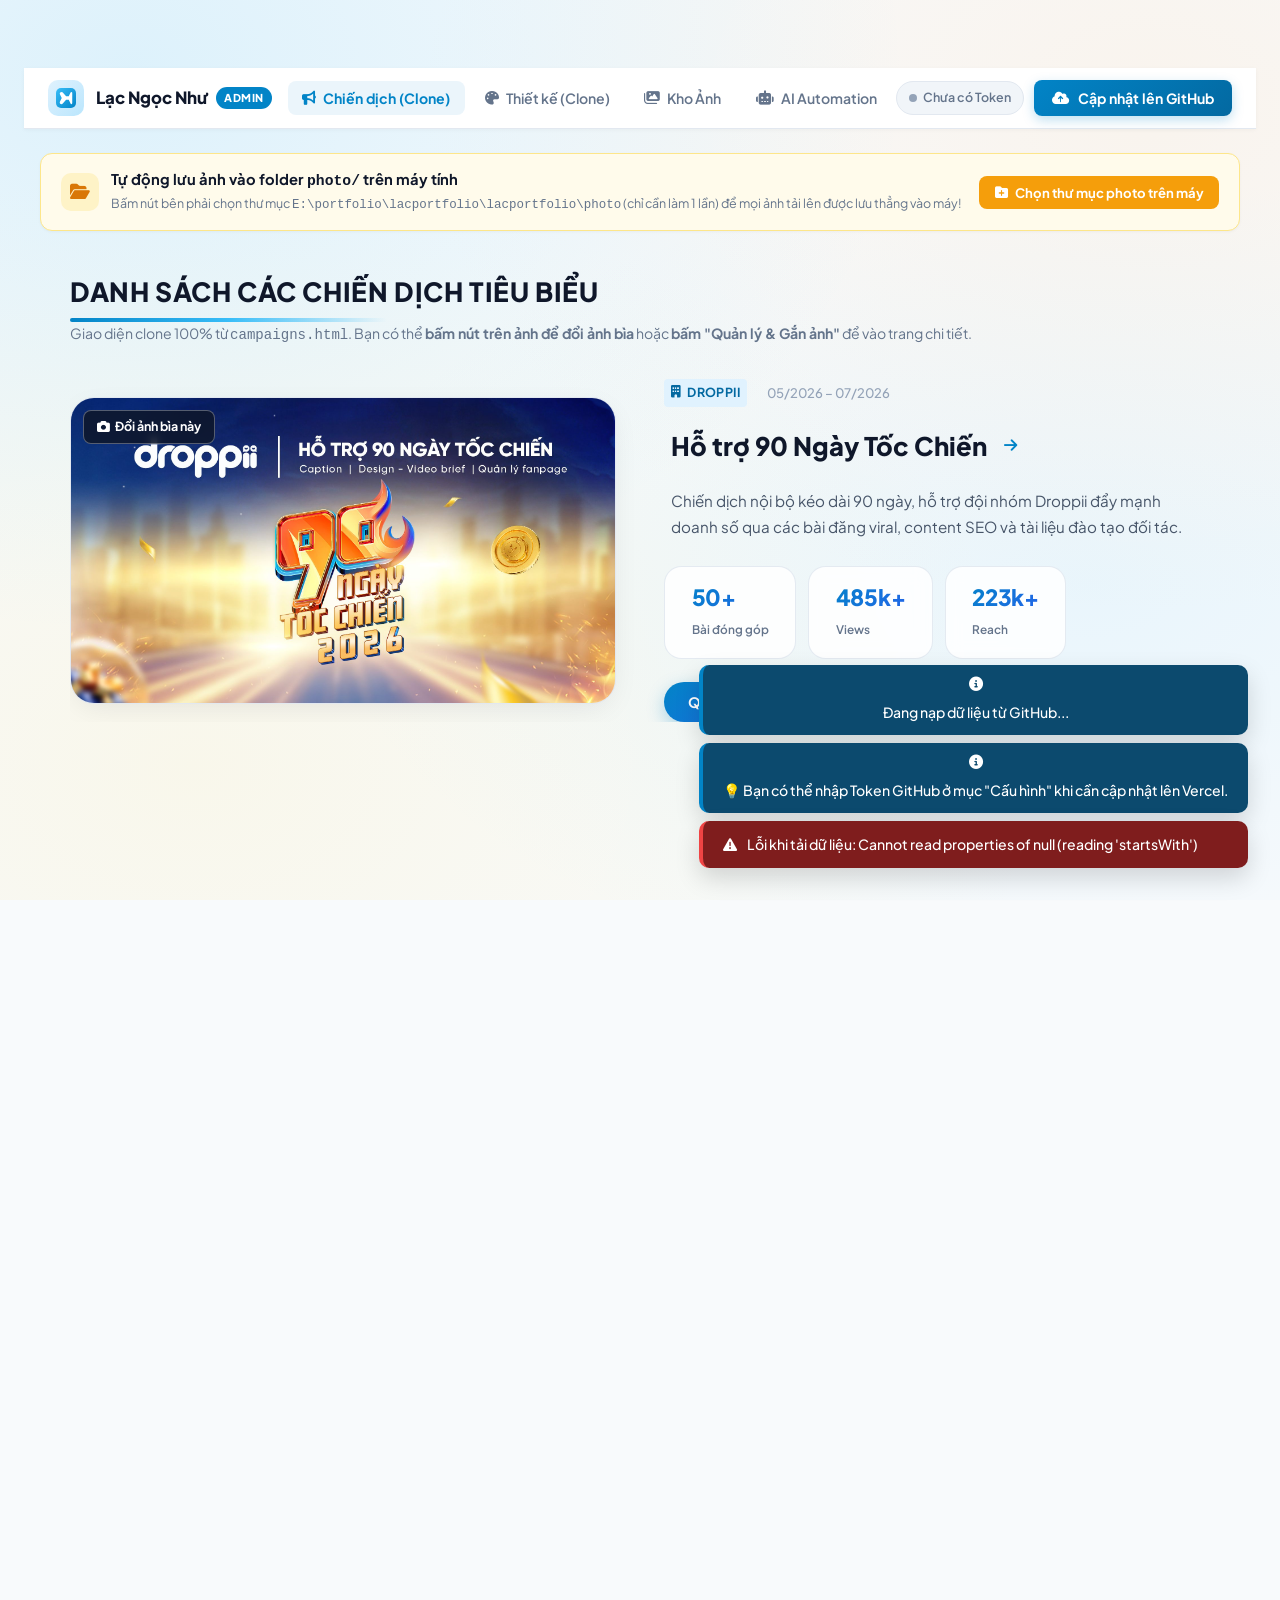
<file: admin.html>
<!DOCTYPE html>
<html lang="vi">
<head>
  <meta charset="UTF-8" />
  <meta name="viewport" content="width=device-width, initial-scale=1.0" />
  <title>Lạc Ngọc Như</title>
  <link rel="icon" type="image/svg+xml" href="favicon.svg" />
  <link rel="preconnect" href="https://fonts.googleapis.com" />
  <link rel="preconnect" href="https://fonts.gstatic.com" crossorigin />
  <link href="https://fonts.googleapis.com/css2?family=Plus+Jakarta+Sans:wght@300;400;500;600;700;800&display=swap" rel="stylesheet" />
  <link rel="stylesheet" href="https://cdnjs.cloudflare.com/ajax/libs/font-awesome/6.5.1/css/all.min.css" />
  <!-- Nhúng style.css gốc của Portfolio để clone chuẩn 100% không lệch 1 pixel -->
  <link rel="stylesheet" href="style.css?v=2.2" />

  <style>
    /* BỔ SUNG CÁC TIỆN ÍCH DÀNH RIÊNG CHO ADMIN DASHBOARD */
    :root {
      --admin-primary: #0284c7;
      --admin-hover: #0369a1;
      --admin-light: rgba(2, 132, 199, 0.08);
      --admin-bg: #f8fafc;
      --admin-border: #e2e8f0;
      --admin-success: #10b981;
      --admin-warning: #f59e0b;
      --admin-danger: #ef4444;
    }

    body {
      background-color: var(--admin-bg);
      padding-bottom: 90px;
    }

    /* TOP BAR STICKY HEADER CHO ADMIN */
    .admin-top-bar {
      background: #ffffff;
      border-bottom: 1px solid var(--admin-border);
      position: sticky;
      top: 0;
      z-index: 1000;
      padding: 0.75rem 1.5rem;
      box-shadow: 0 1px 4px rgba(0, 0, 0, 0.04);
    }

    /* Nút sắp xếp ảnh trên từng ô thumbnail */
    .admin-mini-thumb-item {
      position: relative;
    }

    .admin-ord-bar {
      position: absolute;
      left: 0;
      right: 0;
      bottom: 0;
      display: flex;
      justify-content: center;
      gap: 2px;
      background: rgba(15, 23, 42, 0.72);
      padding: 2px 0;
    }

    .admin-ord-btn {
      border: none;
      background: transparent;
      color: #fff;
      font-size: 0.62rem;
      line-height: 1;
      padding: 1px 3px;
      cursor: pointer;
      border-radius: 3px;
    }

    .admin-ord-btn:hover {
      background: rgba(255, 255, 255, 0.25);
    }

    .admin-ord-num {
      position: absolute;
      top: 2px;
      left: 2px;
      background: #0284c7;
      color: #fff;
      font-size: 0.58rem;
      font-weight: 800;
      line-height: 1;
      padding: 2px 4px;
      border-radius: 4px;
    }

    .admin-bar-inner {
      max-width: 1200px;
      margin: 0 auto;
      display: flex;
      align-items: center;
      justify-content: space-between;
      gap: 1rem;
      flex-wrap: wrap;
    }

    /* 7 tab nen cho phep cuon ngang khi man hinh hep, khong bao gio de tran mat nut */
    .admin-nav {
      flex: 1 1 420px;
      min-width: 0;
      overflow-x: auto;
      scrollbar-width: thin;
    }

    .admin-nav::-webkit-scrollbar {
      height: 5px;
    }

    .admin-nav::-webkit-scrollbar-thumb {
      background: #cbd5e1;
      border-radius: 3px;
    }

    .admin-tab-btn {
      white-space: nowrap;
      flex-shrink: 0;
    }

    .admin-brand {
      display: flex;
      align-items: center;
      gap: 0.75rem;
      text-decoration: none;
      color: #0f172a;
    }

    .admin-brand-title {
      font-weight: 800;
      font-size: 1.05rem;
      display: flex;
      align-items: center;
      gap: 0.5rem;
    }

    .admin-tag {
      font-size: 0.68rem;
      font-weight: 800;
      background: #0284c7;
      color: #fff;
      padding: 0.15rem 0.5rem;
      border-radius: 999px;
      text-transform: uppercase;
      letter-spacing: 0.05em;
    }

    .admin-nav {
      display: flex;
      align-items: center;
      gap: 0.35rem;
    }

    .admin-tab-btn {
      background: transparent;
      border: none;
      padding: 0.5rem 0.9rem;
      border-radius: 8px;
      font-family: inherit;
      font-size: 0.88rem;
      font-weight: 600;
      color: #64748b;
      cursor: pointer;
      display: flex;
      align-items: center;
      gap: 0.45rem;
      transition: all 0.2s ease;
      white-space: nowrap;
    }

    .admin-tab-btn:hover { color: #0284c7; background: var(--admin-light); }
    .admin-tab-btn.active { color: #0284c7; background: var(--admin-light); font-weight: 700; }

    .admin-actions {
      display: flex;
      align-items: center;
      gap: 0.65rem;
    }

    .status-pill {
      font-size: 0.78rem;
      font-weight: 600;
      padding: 0.35rem 0.75rem;
      border-radius: 999px;
      display: flex;
      align-items: center;
      gap: 0.35rem;
      background: #f1f5f9;
      color: #64748b;
      border: 1px solid var(--admin-border);
      cursor: pointer;
      white-space: nowrap;
    }

    .status-dot { width: 8px; height: 8px; border-radius: 50%; background: #94a3b8; }
    .status-pill.connected .status-dot {
      background: var(--admin-success);
      box-shadow: 0 0 8px rgba(16, 185, 129, 0.6);
    }

    .btn-push-github {
      background: linear-gradient(135deg, #0284c7, #0369a1);
      color: #ffffff;
      border: none;
      padding: 0.55rem 1.15rem;
      border-radius: 8px;
      font-family: inherit;
      font-weight: 700;
      font-size: 0.88rem;
      cursor: pointer;
      display: flex;
      align-items: center;
      gap: 0.45rem;
      box-shadow: 0 4px 12px rgba(2, 132, 199, 0.25);
      transition: all 0.2s ease;
      white-space: nowrap;
    }

    .btn-push-github:hover:not(:disabled) {
      transform: translateY(-1px);
      box-shadow: 0 6px 16px rgba(2, 132, 199, 0.35);
    }

    .btn-push-github:disabled { opacity: 0.6; cursor: not-allowed; transform: none; }

    .pending-count-badge {
      background: #f59e0b;
      color: #ffffff;
      font-size: 0.7rem;
      font-weight: 800;
      padding: 0.15rem 0.45rem;
      border-radius: 999px;
      margin-left: 0.25rem;
    }

    /* FOLDER BANNER */
    .folder-sync-banner {
      background: #ffffff;
      border: 1px solid var(--admin-border);
      border-radius: 12px;
      padding: 0.9rem 1.25rem;
      display: flex;
      align-items: center;
      justify-content: space-between;
      margin: 1.5rem auto 1.5rem auto;
      max-width: 1200px;
      box-shadow: 0 1px 3px rgba(0, 0, 0, 0.04);
      gap: 1rem;
      flex-wrap: wrap;
    }

    .folder-sync-banner.unlinked { background: #fffbeb; border-color: #fde68a; }
    .folder-sync-banner.linked { background: #ecfdf5; border-color: #a7f3d0; }

    .folder-sync-info { display: flex; align-items: center; gap: 0.75rem; }
    .folder-sync-icon {
      width: 38px;
      height: 38px;
      border-radius: 10px;
      background: #e0f2fe;
      color: #0284c7;
      display: flex;
      align-items: center;
      justify-content: center;
      font-size: 1.1rem;
      flex-shrink: 0;
    }
    .folder-sync-banner.unlinked .folder-sync-icon { background: #fef3c7; color: #d97706; }
    .folder-sync-banner.linked .folder-sync-icon { background: #d1fae5; color: #059669; }

    .btn-folder-link {
      background: #f59e0b;
      color: #ffffff;
      border: none;
      padding: 0.5rem 0.95rem;
      border-radius: 8px;
      font-family: inherit;
      font-size: 0.82rem;
      font-weight: 700;
      cursor: pointer;
      display: flex;
      align-items: center;
      gap: 0.45rem;
      transition: all 0.2s ease;
    }

    .btn-folder-link:hover { background: #d97706; }
    .btn-folder-link.linked { background: #10b981; }

    /* TAB SECTIONS */
    .admin-tab-content { display: none; }
    .admin-tab-content.active { display: block; animation: fadeIn 0.25s ease; }

    @keyframes fadeIn {
      from { opacity: 0; transform: translateY(6px); }
      to { opacity: 1; transform: translateY(0); }
    }

    /* OVERLAY THAY ẢNH THUMBNAIL TRÊN GIAO DIỆN CAMPAIGNS CLONE */
    .admin-thumb-overlay-btn {
      position: absolute;
      top: 12px;
      left: 12px;
      background: rgba(15, 23, 42, 0.85);
      color: #ffffff;
      border: 1px solid rgba(255, 255, 255, 0.3);
      padding: 0.4rem 0.8rem;
      border-radius: 8px;
      font-family: inherit;
      font-size: 0.78rem;
      font-weight: 700;
      cursor: pointer;
      display: flex;
      align-items: center;
      gap: 0.4rem;
      backdrop-filter: blur(4px);
      z-index: 20;
      transition: all 0.2s ease;
    }

    .admin-thumb-overlay-btn:hover {
      background: #0284c7;
      border-color: #0284c7;
      transform: scale(1.03);
    }

    /* OVERLAY CÔNG CỤ QUẢN TRỊ ẢNH TRÊN CARD BRIEF-EDGE-CARD */
    .admin-card-toolbar {
      background: #f8fafc;
      border-top: 1px solid var(--admin-border);
      padding: 0.75rem 1rem;
      display: flex;
      flex-direction: column;
      gap: 0.6rem;
    }

    .admin-toolbar-row {
      display: flex;
      align-items: center;
      justify-content: space-between;
      gap: 0.5rem;
      flex-wrap: wrap;
    }

    .admin-mini-thumbs {
      display: flex;
      flex-wrap: wrap;
      gap: 0.4rem;
      margin-top: 0.3rem;
    }

    .admin-mini-thumb-item {
      position: relative;
      width: 58px;
      height: 58px;
      border-radius: 6px;
      overflow: hidden;
      border: 1px solid var(--admin-border);
      background: #e2e8f0;
    }

    .admin-mini-thumb-item img {
      width: 100%;
      height: 100%;
      object-fit: cover;
    }

    .admin-thumb-del {
      position: absolute;
      top: 2px;
      right: 2px;
      background: rgba(0, 0, 0, 0.75);
      color: #fff;
      border: none;
      width: 16px;
      height: 16px;
      border-radius: 50%;
      font-size: 0.6rem;
      cursor: pointer;
      display: flex;
      align-items: center;
      justify-content: center;
    }

    .admin-btn-sm {
      background: #e0f2fe;
      color: #0284c7;
      border: 1px dashed #0284c7;
      padding: 0.35rem 0.7rem;
      border-radius: 6px;
      font-family: inherit;
      font-size: 0.78rem;
      font-weight: 700;
      cursor: pointer;
      display: inline-flex;
      align-items: center;
      gap: 0.35rem;
      transition: all 0.15s ease;
    }

    .admin-btn-sm:hover {
      background: #bae6fd;
    }

    .admin-btn-del {
      background: #fef2f2;
      color: #ef4444;
      border: 1px solid #fecaca;
      padding: 0.35rem 0.65rem;
      border-radius: 6px;
      font-family: inherit;
      font-size: 0.78rem;
      font-weight: 600;
      cursor: pointer;
    }

    .admin-btn-del:hover { background: #fee2e2; }

    /* EDIT INLINE INPUT */
    .admin-editable-text {
      outline: none;
      padding: 0.2rem 0.4rem;
      border: 1px dashed transparent;
      border-radius: 4px;
      transition: all 0.15s ease;
    }

    .admin-editable-text:hover {
      border-color: #94a3b8;
      background: rgba(2, 132, 199, 0.03);
    }

    .admin-editable-text:focus {
      border-color: #0284c7;
      background: #ffffff;
      box-shadow: 0 0 0 2px rgba(2, 132, 199, 0.15);
    }

    /* TOAST ALERT */
    .toast-container {
      position: fixed;
      bottom: 2rem;
      right: 2rem;
      z-index: 9999;
      display: flex;
      flex-direction: column;
      gap: 0.5rem;
      pointer-events: none;
    }

    .toast {
      background: #0f172a;
      color: #ffffff;
      padding: 0.75rem 1.25rem;
      border-radius: 10px;
      font-size: 0.88rem;
      font-weight: 500;
      box-shadow: 0 10px 25px rgba(0,0,0,0.15);
      display: flex;
      align-items: center;
      gap: 0.6rem;
      animation: slideIn 0.25s ease;
      pointer-events: auto;
    }

    .toast.success { background: #065f46; border-left: 4px solid #10b981; }
    .toast.error { background: #7f1d1d; border-left: 4px solid #ef4444; }
    .toast.warning { background: #78350f; border-left: 4px solid #f59e0b; }
    .toast.info { background: #0c4a6e; border-left: 4px solid #0284c7; }

    @keyframes slideIn {
      from { transform: translateX(100%); opacity: 0; }
      to { transform: translateX(0); opacity: 1; }
    }
  </style>
</head>
<body>

  <!-- ADMIN TOP BAR -->
  <header class="admin-top-bar">
    <div class="admin-bar-inner">
      <div class="admin-brand">
        <div class="nav-logo-badge" style="width:36px;height:36px;border-radius:10px;background:linear-gradient(135deg,#e0f2fe,#bae6fd);display:flex;align-items:center;justify-content:center;">
          <img src="favicon.svg" alt="Logo" style="width:20px;height:20px;" />
        </div>
        <span class="admin-brand-title">
          Lạc Ngọc Như <span class="admin-tag">Admin</span>
        </span>
      </div>

      <nav class="admin-nav">
        <button class="admin-tab-btn active" data-tab="tab-campaigns-view">
          <i class="fas fa-bullhorn"></i> Chiến dịch (Clone)
        </button>
        <button class="admin-tab-btn" data-tab="tab-design-view">
          <i class="fas fa-palette"></i> Thiết kế (Clone)
        </button>
        <button class="admin-tab-btn" data-tab="tab-photos-view">
          <i class="fas fa-images"></i> Kho Ảnh
        </button>
        <button class="admin-tab-btn" data-tab="tab-ai-view">
          <i class="fas fa-robot"></i> AI Automation
        </button>
        <button class="admin-tab-btn" data-tab="tab-standalone-view">
          <i class="fas fa-shapes"></i> Khác
        </button>
        <button class="admin-tab-btn" data-tab="tab-home-view">
          <i class="fas fa-home"></i> Trang chủ
        </button>
        <button class="admin-tab-btn" data-tab="tab-settings-view">
          <i class="fas fa-key"></i> Cấu hình
        </button>
      </nav>

      <div class="admin-actions">
        <div class="status-pill" id="statusPill" title="Cấu hình Token GitHub">
          <span class="status-dot"></span>
          <span id="statusText">Chưa có Token</span>
        </div>
        <button class="btn-push-github" id="btnPushGitHub">
          <i class="fas fa-cloud-arrow-up"></i>
          <span>Cập nhật lên GitHub</span>
          <span class="pending-count-badge" id="pendingCount" style="display: none;">0</span>
        </button>
      </div>
    </div>
  </header>

  <!-- FOLDER SYNC BANNER -->
  <div class="folder-sync-banner unlinked" id="folderSyncBanner">
    <div class="folder-sync-info">
      <div class="folder-sync-icon">
        <i class="fas fa-folder-open"></i>
      </div>
      <div>
        <div style="font-size: 0.92rem; font-weight: 700; color: #0f172a;">
          Tự động lưu ảnh vào folder <code>photo/</code> trên máy tính
        </div>
        <div style="font-size: 0.78rem; color: #64748b;" id="folderSyncSub">
          Bấm nút bên phải chọn thư mục <code>E:\portfolio\lacportfolio\lacportfolio\photo</code> (chỉ cần làm 1 lần) để mọi ảnh tải lên được lưu thẳng vào máy!
        </div>
      </div>
    </div>
    <button class="btn-folder-link" id="btnLinkFolder">
      <i class="fas fa-folder-plus"></i> <span>Chọn thư mục photo trên máy</span>
    </button>
  </div>

  <!-- CONTAINER CHÍNH -->
  <main class="container">

    <!-- ============================================================ -->
    <!-- 1. TAB CHIẾN DỊCH (CLONE 100% GIAO DIỆN CAMPAIGNS & PROJECT) -->
    <!-- ============================================================ -->
    <section id="tab-campaigns-view" class="admin-tab-content active">
      
      <!-- 1A. DANH SÁCH 5 CHIẾN DỊCH (CLONE CHÍNH XÁC CAMPAIGNS.HTML) -->
      <div id="campListView">
        <div class="section" style="margin-bottom: 2rem;">
          <div style="display: flex; justify-content: space-between; align-items: flex-end; flex-wrap: wrap; gap: 1rem;">
            <div>
              <h2 class="section-title" style="margin-bottom: 0.5rem;">Danh sách các Chiến dịch tiêu biểu</h2>
              <p style="color: #64748b; font-size: 0.88rem;">
                Giao diện clone 100% từ <code>campaigns.html</code>. Bạn có thể <strong>bấm nút trên ảnh để đổi ảnh bìa</strong> hoặc <strong>bấm "Quản lý &amp; Gắn ảnh"</strong> để vào trang chi tiết.
              </p>
            </div>
          </div>
        </div>

        <!-- DANH SÁCH 5 BLOCK CHIẾN DỊCH XEN KẼ CLONE NGUYÊN BẢN -->
        <div class="cmp-list" id="cmpListRenderContainer">
          <!-- Render 5 cmp-blocks qua JavaScript từ campaigns.html & PROJECTS_DATA -->
          <div style="text-align: center; padding: 3rem 1rem; color: #64748b;">
            <i class="fas fa-circle-notch fa-spin" style="font-size: 1.8rem; color: #0284c7;"></i>
            <p style="margin-top: 0.8rem; font-weight: 600;">Đang tải danh sách 5 chiến dịch...</p>
          </div>
        </div>
      </div>

      <!-- 1B. TRANG CHI TIẾT CHIẾN DỊCH (CLONE CHÍNH XÁC 100% PROJECT.HTML) -->
      <div id="campDetailView" style="display: none;">
        <div style="display: flex; justify-content: space-between; align-items: center; margin-bottom: 1.5rem; flex-wrap: wrap; gap: 1rem;">
          <button class="cv-btn btn-outline-blue" id="btnBackToCampList" style="cursor: pointer;">
            <i class="fas fa-arrow-left"></i> Quay lại Danh sách Chiến dịch
          </button>
          <div style="display: flex; gap: 0.75rem;">
            <button class="cv-btn" id="btnSaveCurrentProjectDetail" style="background: #10b981; border-color: #10b981; color: #fff; cursor: pointer;">
              <i class="fas fa-floppy-disk"></i> Lưu thay đổi chiến dịch này
            </button>
          </div>
        </div>

        <!-- VÙNG RENDER NGUYÊN BẢN CỦA PROJECT.HTML -->
        <div id="projectDetailCloneContainer">
          <!-- Sẽ render pdh-card, featuredPosts, briefToOutput, work-samples -->
        </div>
      </div>

    </section>

    <!-- ============================================================ -->
    <!-- 2. TAB THIẾT KẾ (CLONE DESIGN.HTML) -->
    <!-- ============================================================ -->
    <section id="tab-design-view" class="admin-tab-content">
      <div class="section" style="margin-bottom: 2rem;">
        <div style="display: flex; justify-content: space-between; align-items: center; flex-wrap: wrap; gap: 1rem;">
          <div>
            <h2 class="section-title" style="margin-bottom: 0.5rem;">Quản lý Ấn phẩm Thiết kế</h2>
            <p style="color: #64748b; font-size: 0.88rem;">Giao diện clone từ <code>design.html</code></p>
          </div>
          <button class="cv-btn" id="btnOpenAddDesignModal" style="cursor: pointer;">
            <i class="fas fa-plus"></i> Thêm ấn phẩm mới
          </button>
        </div>
      </div>

      <div class="design-grid" id="designGridRenderContainer" style="column-count: 3; column-gap: 1.5rem;">
        <!-- Render design cards -->
      </div>
    </section>

    <!-- ============================================================ -->
    <!-- 3. TAB KHO ẢNH (PHOTO HUB) -->
    <!-- ============================================================ -->
    <section id="tab-photos-view" class="admin-tab-content">
      <div class="section" style="margin-bottom: 1.5rem;">
        <h2 class="section-title" style="margin-bottom: 0.5rem;">Kho Ảnh &amp; Kéo Thả Tải Lên</h2>
        <p style="color: #64748b; font-size: 0.88rem;">
          Mọi ảnh kéo thả vào đây sẽ tự động lưu vào folder <code>photo/</code> trên máy tính và chuẩn bị đẩy lên GitHub.
        </p>
      </div>

      <div style="background: #ffffff; border: 1px solid var(--admin-border); border-radius: 14px; padding: 2rem; margin-bottom: 2rem;">
        <div id="photoHubBigDropzone" style="border: 2px dashed #cbd5e1; border-radius: 12px; padding: 2.5rem 1rem; text-align: center; cursor: pointer; background: #f8fafc; transition: all 0.2s ease;">
          <i class="fas fa-cloud-arrow-up" style="font-size: 2.8rem; color: #0284c7; margin-bottom: 0.8rem;"></i>
          <p style="font-size: 1.15rem; font-weight: 800; color: #0f172a;">Kéo thả ảnh vào đây hoặc Click để chọn ảnh từ máy</p>
          <p style="font-size: 0.82rem; color: #64748b; margin-top: 0.35rem;">Hỗ trợ PNG, JPG, WEBP. Ảnh tự lưu vào thư mục <code>photo/</code> của máy tính.</p>
          <input type="file" id="photoHubBigFileInput" multiple accept="image/*" style="display: none;" />
        </div>

        <div style="margin-top: 2rem; margin-bottom: 1rem; display: flex; justify-content: space-between; align-items: center;">
          <h3 style="font-size: 1.05rem; font-weight: 800; color: #0f172a;">Tất cả hình ảnh đang có trong Portfolio</h3>
          <span style="font-size: 0.8rem; color: #64748b;">Click "Sao chép link" để dùng</span>
        </div>

        <div id="photoHubListContainer" style="display: grid; grid-template-columns: repeat(auto-fill, minmax(180px, 1fr)); gap: 1rem;">
          <!-- Render danh sách ảnh -->
        </div>
      </div>
    </section>

    <!-- ============================================================ -->
    <!-- TAB AI AUTOMATION (ai.html) -->
    <!-- ============================================================ -->
    <section id="tab-ai-view" class="admin-tab-content">
      <div class="admin-section-head">
        <div>
          <h2 class="section-title" style="margin-bottom: 0.3rem;">Quản lý trang AI Automation</h2>
          <p style="color:#64748b; font-size:0.86rem; margin:0;">Bấm thẳng vào chữ để sửa. Bấm nút trên ảnh để đổi ảnh.</p>
        </div>
      </div>
      <div id="pageEditor-ai"></div>
    </section>

    <!-- ============================================================ -->
    <!-- TAB KHÁC (standalone.html) -->
    <!-- ============================================================ -->
    <section id="tab-standalone-view" class="admin-tab-content">
      <div class="admin-section-head">
        <div>
          <h2 class="section-title" style="margin-bottom: 0.3rem;">Quản lý trang Khác</h2>
          <p style="color:#64748b; font-size:0.86rem; margin:0;">Bấm thẳng vào chữ để sửa. Bấm nút trên ảnh để đổi ảnh.</p>
        </div>
      </div>
      <div id="pageEditor-standalone"></div>
    </section>

    <!-- ============================================================ -->
    <!-- 4. TAB TRANG CHỦ -->
    <!-- ============================================================ -->
    <section id="tab-home-view" class="admin-tab-content">
      <div class="section" style="margin-bottom: 1.5rem;">
        <div style="display: flex; justify-content: space-between; align-items: center; flex-wrap: wrap; gap: 1rem;">
          <div>
            <h2 class="section-title" style="margin-bottom: 0.5rem;">Quản lý Nội dung Trang chủ</h2>
            <p style="color: #64748b; font-size: 0.88rem;">Chỉnh sửa Slogan và 3 khối số liệu thống kê trên <code>index.html</code></p>
          </div>
          <button class="cv-btn" id="btnSaveHomeTab" style="cursor: pointer;">
            <i class="fas fa-check"></i> Lưu thay đổi Trang chủ
          </button>
        </div>
      </div>

      <div style="background: #ffffff; border: 1px solid var(--admin-border); border-radius: 14px; padding: 1.8rem; margin-bottom: 1.5rem;">
        <h3 style="font-size: 1.1rem; font-weight: 800; margin-bottom: 1rem; border-bottom: 1px solid #f1f5f9; padding-bottom: 0.5rem;">
          <i class="fas fa-user-pen" style="color: #0284c7;"></i> Thông tin định vị
        </h3>
        <div style="display: grid; grid-template-columns: repeat(auto-fit, minmax(280px, 1fr)); gap: 1rem;">
          <div>
            <label style="display:block; font-size:0.8rem; font-weight:700; color:#475569; margin-bottom:0.35rem;">Họ và Tên</label>
            <input type="text" id="homeEditName" value="Lạc Ngọc Như" style="width:100%; padding:0.6rem 0.85rem; border:1px solid #e2e8f0; border-radius:8px; font-family:inherit;" />
          </div>
          <div>
            <label style="display:block; font-size:0.8rem; font-weight:700; color:#475569; margin-bottom:0.35rem;">Slogan định vị</label>
            <input type="text" id="homeEditSlogan" value='"Lạc - thích truyền thông, yêu công nghệ"' style="width:100%; padding:0.6rem 0.85rem; border:1px solid #e2e8f0; border-radius:8px; font-family:inherit;" />
          </div>
          <div>
            <label style="display:block; font-size:0.8rem; font-weight:700; color:#475569; margin-bottom:0.35rem;">Link CV Tiếng Việt (Google Drive)</label>
            <input type="text" id="homeEditCv" value="https://drive.google.com/file/d/1qKOE1E1sUVJ6ggs33demFKsauCRrArzt/view?usp=sharing" style="width:100%; padding:0.6rem 0.85rem; border:1px solid #e2e8f0; border-radius:8px; font-family:inherit;" />
          </div>
          <div>
            <label style="display:block; font-size:0.8rem; font-weight:700; color:#475569; margin-bottom:0.35rem;">Link CV Tiếng Anh (Google Drive)</label>
            <input type="text" id="homeEditCvEn" value="https://drive.google.com/file/d/1hUWguVP7KTFVj7xz7QDA1Qziu7MUJGKX/view?usp=sharing" style="width:100%; padding:0.6rem 0.85rem; border:1px solid #e2e8f0; border-radius:8px; font-family:inherit;" />
          </div>
        </div>
      </div>

      <div style="background: #ffffff; border: 1px solid var(--admin-border); border-radius: 14px; padding: 1.8rem;">
        <h3 style="font-size: 1.1rem; font-weight: 800; margin-bottom: 1rem; border-bottom: 1px solid #f1f5f9; padding-bottom: 0.5rem;">
          <i class="fas fa-chart-line" style="color: #0284c7;"></i> 3 Khối Số liệu Thống kê Chính
        </h3>
        <div style="display: grid; grid-template-columns: repeat(auto-fit, minmax(220px, 1fr)); gap: 1rem;">
          <div style="background:#f8fafc; border:1px solid #e2e8f0; border-radius:10px; padding:1rem;">
            <label style="font-size:0.75rem; font-weight:700; color:#64748b; text-transform:uppercase; display:block; margin-bottom:0.4rem;">Khối 1: Views</label>
            <input type="text" id="stat1ValInput" value="3.000.000+" style="font-weight:800; font-size:1.2rem; color:#0284c7; width:100%; border:1px solid #e2e8f0; padding:0.4rem; border-radius:6px;" />
          </div>
          <div style="background:#f8fafc; border:1px solid #e2e8f0; border-radius:10px; padding:1rem;">
            <label style="font-size:0.75rem; font-weight:700; color:#64748b; text-transform:uppercase; display:block; margin-bottom:0.4rem;">Khối 2: Engagements</label>
            <input type="text" id="stat2ValInput" value="15.000+" style="font-weight:800; font-size:1.2rem; color:#0284c7; width:100%; border:1px solid #e2e8f0; padding:0.4rem; border-radius:6px;" />
          </div>
          <div style="background:#f8fafc; border:1px solid #e2e8f0; border-radius:10px; padding:1rem;">
            <label style="font-size:0.75rem; font-weight:700; color:#64748b; text-transform:uppercase; display:block; margin-bottom:0.4rem;">Khối 3: Nội dung</label>
            <input type="text" id="stat3ValInput" value="300+" style="font-weight:800; font-size:1.2rem; color:#0284c7; width:100%; border:1px solid #e2e8f0; padding:0.4rem; border-radius:6px;" />
          </div>
        </div>
      </div>
    </section>

    <!-- ============================================================ -->
    <!-- 5. TAB CẤU HÌNH GITHUB -->
    <!-- ============================================================ -->
    <section id="tab-settings-view" class="admin-tab-content">
      <div class="section" style="margin-bottom: 1.5rem;">
        <h2 class="section-title" style="margin-bottom: 0.5rem;">Cấu hình Kết nối GitHub</h2>
        <p style="color: #64748b; font-size: 0.88rem;">Nhập Personal Access Token (PAT) để web tự động commit &amp; push code lên GitHub</p>
      </div>

      <div style="background: #ffffff; border: 1px solid var(--admin-border); border-radius: 14px; padding: 2rem; max-width: 650px;">
        <div style="margin-bottom: 1.2rem;">
          <label style="display:block; font-size:0.82rem; font-weight:700; color:#475569; margin-bottom:0.35rem;">GitHub Token (PAT)</label>
          <input type="password" id="cfgTokenPat" placeholder="ghp_xxxxxxxxxxxxxxxxxxxx" style="width:100%; padding:0.65rem 0.9rem; border:1px solid #e2e8f0; border-radius:8px; font-family:inherit;" />
          <span style="font-size: 0.76rem; color: #64748b; margin-top: 0.35rem; display:block;">Token lưu trong máy bạn (localStorage), an toàn và bảo mật.</span>
        </div>

        <div style="display: grid; grid-template-columns: 1fr 1fr; gap: 1rem; margin-bottom: 1.2rem;">
          <div>
            <label style="display:block; font-size:0.82rem; font-weight:700; color:#475569; margin-bottom:0.35rem;">Owner</label>
            <input type="text" id="cfgOwnerInput" value="nhungoclac" style="width:100%; padding:0.65rem 0.9rem; border:1px solid #e2e8f0; border-radius:8px; font-family:inherit;" />
          </div>
          <div>
            <label style="display:block; font-size:0.82rem; font-weight:700; color:#475569; margin-bottom:0.35rem;">Repository</label>
            <input type="text" id="cfgRepoInput" value="lacportfolio" style="width:100%; padding:0.65rem 0.9rem; border:1px solid #e2e8f0; border-radius:8px; font-family:inherit;" />
          </div>
        </div>

        <div style="margin-bottom: 1.5rem;">
          <label style="display:block; font-size:0.82rem; font-weight:700; color:#475569; margin-bottom:0.35rem;">Branch</label>
          <input type="text" id="cfgBranchInput" value="main" style="width:100%; padding:0.65rem 0.9rem; border:1px solid #e2e8f0; border-radius:8px; font-family:inherit;" />
        </div>

        <div style="display: flex; gap: 0.75rem;">
          <button class="cv-btn" id="btnSaveConfigTab" style="cursor: pointer;">
            <i class="fas fa-save"></i> Lưu &amp; Kiểm tra kết nối
          </button>
          <button class="btn-outline-blue" id="btnClearConfigTab" style="cursor: pointer;">
            Xóa Token
          </button>
        </div>
      </div>
    </section>

  </main>

  <!-- MODAL THÊM ẤN PHẨM THIẾT KẾ MỚI -->
  <div class="modal-backdrop" id="modalDesign">
    <div class="modal-dialog" style="max-width: 600px;">
      <div class="modal-header">
        <h3 id="modalDesignTitle">Thêm Ấn Phẩm Thiết Kế</h3>
        <button class="modal-close" onclick="closeDesignModal()">&times;</button>
      </div>
      <div class="modal-body" style="display: flex; flex-direction: column; gap: 1rem;">
        <input type="hidden" id="editDesignIndex" value="-1" />
        <div>
          <label style="display:block; font-size:0.82rem; font-weight:700; margin-bottom:0.35rem;">Tiêu đề ấn phẩm *</label>
          <input type="text" id="dTitle" style="width:100%; padding:0.6rem; border:1px solid #e2e8f0; border-radius:8px;" placeholder="VD: Standee Ngày hội NutriBest Health" />
        </div>
        <div>
          <label style="display:block; font-size:0.82rem; font-weight:700; margin-bottom:0.35rem;">Mô tả ngắn</label>
          <textarea id="dDesc" rows="2" style="width:100%; padding:0.6rem; border:1px solid #e2e8f0; border-radius:8px;" placeholder="Mô tả ấn phẩm..."></textarea>
        </div>
        <div>
          <label style="display:block; font-size:0.82rem; font-weight:700; margin-bottom:0.35rem;">Công cụ thiết kế (cách nhau bởi dấu phẩy)</label>
          <input type="text" id="dTools" style="width:100%; padding:0.6rem; border:1px solid #e2e8f0; border-radius:8px;" placeholder="Photoshop, Illustrator, Canva Pro..." />
        </div>
        <div>
          <label style="display:block; font-size:0.82rem; font-weight:700; margin-bottom:0.35rem;">Link bài viết</label>
          <input type="text" id="dLink" style="width:100%; padding:0.6rem; border:1px solid #e2e8f0; border-radius:8px;" placeholder="https://facebook.com/..." />
        </div>
        <div>
          <label style="display:block; font-size:0.82rem; font-weight:700; margin-bottom:0.35rem;">Hình ảnh (Tự động lưu vào folder photo)</label>
          <div id="designModalDropzone" style="border:2px dashed #cbd5e1; padding:1.2rem; text-align:center; border-radius:10px; cursor:pointer; background:#f8fafc;">
            <i class="fas fa-cloud-arrow-up" style="font-size:1.8rem; color:#0284c7;"></i>
            <p style="font-size:0.85rem; font-weight:600; margin-top:0.3rem;">Bấm hoặc kéo ảnh vào đây</p>
            <input type="file" id="designModalFileInput" multiple accept="image/*" style="display:none;" />
          </div>
          <div class="preview-thumbs" id="designModalPreviewThumbs" style="display:flex; flex-wrap:wrap; gap:0.5rem; margin-top:0.75rem;"></div>
        </div>
      </div>
      <div class="modal-footer">
        <button class="btn-secondary" onclick="closeDesignModal()">Hủy</button>
        <button class="btn-create" id="btnSaveDesignSubmit"><i class="fas fa-save"></i> Lưu ấn phẩm</button>
      </div>
    </div>
  </div>

  <!-- INPUT FILE ẨN ĐỂ ĐỔI ẢNH THUMBNAIL CHO CAMPAIGN -->
  <input type="file" id="globalThumbFileInput" accept="image/*" style="display: none;" />
  <!-- INPUT FILE ẨN ĐỂ GẮN ẢNH VÀO FEATURED POST -->
  <input type="file" id="globalPostFileInput" multiple accept="image/*" style="display: none;" />
  <!-- INPUT FILE ẨN ĐỂ GẮN ẢNH VÀO BRIEF -->
  <input type="file" id="globalBriefFileInput" multiple accept="image/*" style="display: none;" />
  <!-- INPUT FILE ẨN ĐỂ GẮN ẢNH VÀO RESULT -->
  <input type="file" id="globalResultFileInput" multiple accept="image/*" style="display: none;" />

  <!-- TOAST ALERTS -->
  <div class="toast-container" id="toastContainer"></div>

  <script>
    // --- HÀNG CHỜ FILE ẢNH VỪA CHỌN (để ghi xuống thư mục photo trên máy) ---
    // BẮT BUỘC khai báo: trước đây thiếu biến này nên MỌI thao tác upload ảnh
    // đều ném ReferenceError ngay dòng đầu và im lặng không làm gì cả.
    let pendingFileObjects = [];

    // --- BỘ ĐỆM PREVIEW ẢNH (GIỮ ẢNH MỚI CHỌN ĐỂ KHÔNG BỊ 404/FALLBACK) ---
    const LOCAL_PREVIEW_CACHE = {};
    // --- CHUẨN HOÁ TÊN FILE ẢNH (TIẾNG VIỆT -> KHÔNG DẤU, KHÔNG DẤU CÁCH) ---
    
    // --- CÁC HÀM XỬ LÝ CHỌN ẢNH TRỰC TIẾP (DÙNG LABEL NATIVE ĐẢM BẢO 100% MỞ FILE DIALOG & ĐỔI ẢNH TỨC THÌ) ---
    window.handleCampaignThumbChange = function(e, campId, index) {
      const file = e.target.files && e.target.files[0];
      if (!file) return;

      const cleanName = 'photo/' + sanitizeFileName(file.name);
      pendingFileObjects.push({ file, cleanName });

      // 1. Tạo ObjectURL xem trước tức thì (0ms)
      const previewUrl = URL.createObjectURL(file);
      LOCAL_PREVIEW_CACHE[cleanName] = previewUrl;

      // 2. Đổi ngay ảnh trên thẻ HTML trực tiếp
      const directImg = document.getElementById('cmp-thumb-img-' + (campId || index));
      if (directImg) {
        directImg.src = previewUrl;
      }

      // 3. Cập nhật dữ liệu chiến dịch
      let found = null;
      if (campId) {
        found = CAMPAIGN_BLOCKS_DATA.find(b => b.id === campId);
      }
      if (!found && index >= 0 && CAMPAIGN_BLOCKS_DATA[index]) {
        found = CAMPAIGN_BLOCKS_DATA[index];
      }
      if (found) {
        found.img = cleanName;
      }

      if (campId && PROJECTS_DATA[campId]) {
        PROJECTS_DATA[campId].thumb = cleanName;
      }

      // 4. Lưu thay đổi chờ commit lên GitHub
      file.arrayBuffer().then(buf => {
        const bytes = new Uint8Array(buf);
        let binary = '';
        for (let i = 0; i < bytes.byteLength; i++) binary += String.fromCharCode(bytes[i]);
        const base64 = btoa(binary);
        PENDING_CHANGES.newImages = PENDING_CHANGES.newImages.filter(item => item.path !== cleanName);
        PENDING_CHANGES.newImages.push({ path: cleanName, content: base64 });
        PENDING_CHANGES.campaignsHtml = true;
        ALL_DETECTED_PHOTOS.add(cleanName);
        updatePendingUI();
      }).catch(err => console.error('Lỗi encode base64:', err));

      // 5. Lưu vào folder photo trên máy nếu đã kết nối
      if (photoDirHandle) {
        saveFileToLocalPhoto(file, cleanName);
      }

      showToast(`✅ Đã đổi ảnh bìa thành "${file.name}"! Bấm "Cập nhật lên GitHub" để đẩy lên web.`, 'success');
      e.target.value = '';
    };

    window.handlePostImgsChange = function(e, pIdx) {
      const files = Array.from(e.target.files || []);
      if (!files.length || !activeProjectData || !activeProjectData.featuredPosts[pIdx]) return;

      files.forEach(file => {
        const cleanName = 'photo/' + sanitizeFileName(file.name);
        pendingFileObjects.push({ file, cleanName });

        const previewUrl = URL.createObjectURL(file);
        LOCAL_PREVIEW_CACHE[cleanName] = previewUrl;

        if (!activeProjectData.featuredPosts[pIdx].imgs) {
          activeProjectData.featuredPosts[pIdx].imgs = [];
        }
        activeProjectData.featuredPosts[pIdx].imgs.push(cleanName);

        file.arrayBuffer().then(buf => {
          const bytes = new Uint8Array(buf);
          let binary = '';
          for (let i = 0; i < bytes.byteLength; i++) binary += String.fromCharCode(bytes[i]);
          const base64 = btoa(binary);
          PENDING_CHANGES.newImages = PENDING_CHANGES.newImages.filter(item => item.path !== cleanName);
          PENDING_CHANGES.newImages.push({ path: cleanName, content: base64 });
          ALL_DETECTED_PHOTOS.add(cleanName);
          updatePendingUI();
        }).catch(err => console.error('Lỗi encode base64:', err));

        if (photoDirHandle) saveFileToLocalPhoto(file, cleanName);
      });

      commitActiveProject();
      renderProjectDetailClone();
      showToast(`✅ Đã thêm ${files.length} ảnh vào bài viết! Nhớ bấm "Cập nhật lên GitHub".`, 'success');
      e.target.value = '';
    };

    window.handleBriefImgsChange = function(e, bIdx) {
      const files = Array.from(e.target.files || []);
      if (!files.length || !activeProjectData || !activeProjectData.briefToOutput[bIdx]) return;

      files.forEach(file => {
        const cleanName = 'photo/' + sanitizeFileName(file.name);
        pendingFileObjects.push({ file, cleanName });

        const previewUrl = URL.createObjectURL(file);
        LOCAL_PREVIEW_CACHE[cleanName] = previewUrl;

        if (!activeProjectData.briefToOutput[bIdx].briefImgs) {
          activeProjectData.briefToOutput[bIdx].briefImgs = [];
        }
        activeProjectData.briefToOutput[bIdx].briefImgs.push(cleanName);

        file.arrayBuffer().then(buf => {
          const bytes = new Uint8Array(buf);
          let binary = '';
          for (let i = 0; i < bytes.byteLength; i++) binary += String.fromCharCode(bytes[i]);
          const base64 = btoa(binary);
          PENDING_CHANGES.newImages = PENDING_CHANGES.newImages.filter(item => item.path !== cleanName);
          PENDING_CHANGES.newImages.push({ path: cleanName, content: base64 });
          ALL_DETECTED_PHOTOS.add(cleanName);
          updatePendingUI();
        }).catch(err => console.error('Lỗi encode base64:', err));

        if (photoDirHandle) saveFileToLocalPhoto(file, cleanName);
      });

      renderProjectDetailClone();
      showToast(`✅ Đã thêm ${files.length} ảnh Brief!`, 'success');
      e.target.value = '';
    };

    window.handleResultImgsChange = function(e, bIdx) {
      const files = Array.from(e.target.files || []);
      if (!files.length || !activeProjectData || !activeProjectData.briefToOutput[bIdx]) return;

      files.forEach(file => {
        const cleanName = 'photo/' + sanitizeFileName(file.name);
        pendingFileObjects.push({ file, cleanName });

        const previewUrl = URL.createObjectURL(file);
        LOCAL_PREVIEW_CACHE[cleanName] = previewUrl;

        if (!activeProjectData.briefToOutput[bIdx].resultImgs) {
          activeProjectData.briefToOutput[bIdx].resultImgs = [];
        }
        activeProjectData.briefToOutput[bIdx].resultImgs.push(cleanName);

        file.arrayBuffer().then(buf => {
          const bytes = new Uint8Array(buf);
          let binary = '';
          for (let i = 0; i < bytes.byteLength; i++) binary += String.fromCharCode(bytes[i]);
          const base64 = btoa(binary);
          PENDING_CHANGES.newImages = PENDING_CHANGES.newImages.filter(item => item.path !== cleanName);
          PENDING_CHANGES.newImages.push({ path: cleanName, content: base64 });
          ALL_DETECTED_PHOTOS.add(cleanName);
          updatePendingUI();
        }).catch(err => console.error('Lỗi encode base64:', err));

        if (photoDirHandle) saveFileToLocalPhoto(file, cleanName);
      });

      renderProjectDetailClone();
      showToast(`✅ Đã thêm ${files.length} ảnh Thành phẩm!`, 'success');
      e.target.value = '';
    };

    function sanitizeFileName(name) {
      if (!name) return 'img_' + Date.now() + '.png';
      const lastDot = name.lastIndexOf('.');
      const ext = lastDot !== -1 ? name.slice(lastDot).toLowerCase() : '.png';
      const base = lastDot !== -1 ? name.slice(0, lastDot) : name;
      const normalized = base.normalize('NFD')
        .replace(/[\u0300-\u036f]/g, '')
        .replace(/[đĐ]/g, 'd')
        .replace(/[^a-zA-Z0-9_-]/g, '_')
        .replace(/_+/g, '_');
      return (normalized || 'img_' + Date.now()) + ext;
    }


    function getImgPreviewSrc(path) {
      if (!path) return 'photo/xdcc.jpg';
      return LOCAL_PREVIEW_CACHE[path] || path;
    }

    function handleImgError(imgEl) {
      if (imgEl.dataset.failed) return;
      imgEl.dataset.failed = 'true';
      imgEl.src = 'photo/xdcc.jpg';
    }

    function formatCaptionHTML(raw) {
      if (!raw) return '';
      return raw.replace(/\(([^)]+)\)/g, '<span style="color:#0284c7;font-weight:700;">($1)</span>');
    }

    // --- INDEXEDDB HELPER ---
    const DB_NAME = 'LacAdminDB';
    const STORE_NAME = 'handles';

    function openDB() {
      return new Promise((resolve, reject) => {
        const req = indexedDB.open(DB_NAME, 1);
        req.onupgradeneeded = () => req.result.createObjectStore(STORE_NAME);
        req.onsuccess = () => resolve(req.result);
        req.onerror = () => reject(req.error);
      });
    }

    async function idbGet(key) {
      try {
        const db = await openDB();
        return new Promise((resolve, reject) => {
          const tx = db.transaction(STORE_NAME, 'readonly');
          const req = tx.objectStore(STORE_NAME).get(key);
          req.onsuccess = () => resolve(req.result);
          req.onerror = () => reject(req.error);
        });
      } catch { return null; }
    }

    async function idbSet(key, val) {
      try {
        const db = await openDB();
        return new Promise((resolve, reject) => {
          const tx = db.transaction(STORE_NAME, 'readwrite');
          tx.objectStore(STORE_NAME).put(val, key);
          tx.oncomplete = () => resolve();
          tx.onerror = () => reject(tx.error);
        });
      } catch {}
    }

    // --- FILE SYSTEM ACCESS API ---
    let photoDirHandle = null;

    async function getPhotoDirHandle() {
      if (photoDirHandle) return photoDirHandle;
      try {
        const saved = await Promise.race([
          idbGet('photoDirHandle'),
          new Promise(r => setTimeout(() => r(null), 500))
        ]);
        if (saved && typeof saved.queryPermission === 'function') {
          const perm = await Promise.race([
            saved.queryPermission({ mode: 'readwrite' }),
            new Promise(r => setTimeout(() => r('prompt'), 500))
          ]);
          if (perm === 'granted') {
            photoDirHandle = saved;
            updateLocalFolderUI(saved.name);
            return saved;
          }
        }
      } catch (e) {
        console.warn('Lỗi đọc IndexedDB handle:', e);
      }
      return null;
    }

    async function selectPhotoDirectory() {
      if (!('showDirectoryPicker' in window)) {
        showToast('Trình duyệt không hỗ trợ File System Access. Hãy dùng Google Chrome hoặc Microsoft Edge!', 'error');
        return null;
      }
      try {
        const handle = await window.showDirectoryPicker({
          id: 'lacportfolio-photo-dir',
          mode: 'readwrite'
        });
        photoDirHandle = handle;
        await idbSet('photoDirHandle', handle);
        updateLocalFolderUI(handle.name);
        showToast(`🎉 Đã liên kết thư mục "${handle.name}". Mọi ảnh mới tải lên sẽ tự động lưu vào máy tính!`, 'success');
        
        flushPendingImagesToDisk();
        return handle;
      } catch (err) {
        if (err.name !== 'AbortError') {
          showToast('Lỗi chọn thư mục: ' + err.message, 'error');
        }
        return null;
      }
    }

    function updateLocalFolderUI(folderName) {
      const banner = document.getElementById('folderSyncBanner');
      const btn = document.getElementById('btnLinkFolder');
      const sub = document.getElementById('folderSyncSub');
      if (banner) {
        banner.classList.remove('unlinked');
        banner.classList.add('linked');
      }
      if (btn) {
        btn.innerHTML = `<i class="fas fa-circle-check"></i> Đã kết nối: <strong>${folderName}</strong>`;
        btn.classList.add('linked');
      }
      if (sub) {
        sub.innerHTML = `Đang đồng bộ tự động với thư mục <strong>${folderName}</strong> trên máy tính. Mọi ảnh upload sẽ tự động lưu vào đây.`;
      }
    }

        async function saveFileToLocalPhoto(file, filename) {
      if (!photoDirHandle) return false;
      try {
        const cleanPath = filename.replace(/^photo\//, '');
        const parts = cleanPath.split('/');
        const fileName = parts.pop();
        let targetDir = photoDirHandle;

        for (const dirName of parts) {
          if (dirName) {
            targetDir = await targetDir.getDirectoryHandle(dirName, { create: true });
          }
        }

        const fileHandle = await targetDir.getFileHandle(fileName, { create: true });
        const writable = await fileHandle.createWritable();
        await writable.write(file);
        await writable.close();
        showToast(`📁 Đã lưu "${fileName}" vào folder photo trên máy!`, 'success');
        return true;
      } catch (err) {
        console.warn('Lỗi lưu vào máy:', err);
        return false;
      }
    }

    async function flushPendingImagesToDisk() {
      if (pendingFileObjects.length > 0 && photoDirHandle) {
        showToast(`Đang lưu ${pendingFileObjects.length} ảnh vào thư mục máy tính...`, 'info');
        for (const item of pendingFileObjects) {
          await saveFileToLocalPhoto(item.file, item.cleanName);
        }
        pendingFileObjects = [];
      }
    }

    document.getElementById('btnLinkFolder').addEventListener('click', () => {
      selectPhotoDirectory();
    });

    // --- STATE ---
    let GITHUB_CONFIG = {
      pat: (localStorage.getItem('lac_pat') || '').trim(),
      owner: (localStorage.getItem('lac_owner') || 'nhungoclac').trim(),
      repo: (localStorage.getItem('lac_repo') || 'lacportfolio').trim(),
      branch: (localStorage.getItem('lac_branch') || 'main').trim()
    };

    let FILE_CACHE = {};
    let PENDING_CHANGES = {
      design: false,
      script: false,
      campaignsHtml: false,
      home: false,
      ai: false,
      standalone: false,
      newImages: []
    };

    let DESIGN_ITEMS = [];
    let PROJECTS_DATA = {};
    let CAMPAIGN_BLOCKS_DATA = []; // 5 blocks parsed from campaigns.html
    let ALL_DETECTED_PHOTOS = new Set();
    let currentModalImages = [];

    // Detailed project view state
    let activeProjectId = '';
    let activeProjectData = null;

    const statusPill = document.getElementById('statusPill');
    const statusText = document.getElementById('statusText');
    const btnPushGitHub = document.getElementById('btnPushGitHub');
    const pendingCount = document.getElementById('pendingCount');

    // --- TOAST ---
    function showToast(message, type = 'info') {
      const container = document.getElementById('toastContainer');
      const toast = document.createElement('div');
      toast.className = `toast ${type}`;
      
      let icon = 'fa-info-circle';
      if (type === 'success') icon = 'fa-circle-check';
      if (type === 'error') icon = 'fa-triangle-exclamation';
      if (type === 'warning') icon = 'fa-triangle-exclamation';

      toast.innerHTML = `<i class="fas ${icon}"></i> <span>${message}</span>`;
      container.appendChild(toast);

      setTimeout(() => {
        toast.style.animation = 'slideIn 0.25s ease reverse';
        setTimeout(() => toast.remove(), 250);
      }, 4500);
    }

    function updatePendingUI() {
      let count = 0;
      if (PENDING_CHANGES.design) count++;
      if (PENDING_CHANGES.script) count++;
      if (PENDING_CHANGES.campaignsHtml) count++;
      if (PENDING_CHANGES.home) count++;
      if (PENDING_CHANGES.ai) count++;
      if (PENDING_CHANGES.standalone) count++;
      count += PENDING_CHANGES.newImages.length;

      if (count > 0) {
        pendingCount.style.display = 'inline-block';
        pendingCount.textContent = count;
        btnPushGitHub.style.background = 'linear-gradient(135deg, #10b981, #059669)';
      } else {
        pendingCount.style.display = 'none';
        btnPushGitHub.style.background = 'linear-gradient(135deg, #0284c7, #0369a1)';
      }
    }

    // --- TAB SWITCHING ---
    document.querySelectorAll('.admin-tab-btn').forEach(btn => {
      btn.addEventListener('click', () => {
        document.querySelectorAll('.admin-tab-btn').forEach(b => b.classList.remove('active'));
        document.querySelectorAll('.admin-tab-content').forEach(c => c.classList.remove('active'));

        btn.classList.add('active');
        const target = btn.getAttribute('data-tab');
        document.getElementById(target).classList.add('active');
      });
    });

    statusPill.addEventListener('click', () => {
      document.querySelector('[data-tab="tab-settings-view"]').click();
    });

    // --- GITHUB API HELPER ---
    async function ghRequest(endpoint, options = {}) {
      const cleanPat = (GITHUB_CONFIG.pat || '').trim().replace(/[\r\n\t]/g, '');
      if (!cleanPat) {
        throw new Error('Chưa cài đặt GitHub Token! Vui lòng vào mục "Cấu hình".');
      }

      const cleanOwner = (GITHUB_CONFIG.owner || '').trim();
      const cleanRepo = (GITHUB_CONFIG.repo || '').trim();
      const cleanEndpoint = endpoint ? (endpoint.startsWith('/') ? endpoint.slice(1) : endpoint) : '';

      const url = cleanEndpoint
        ? `https://api.github.com/repos/${cleanOwner}/${cleanRepo}/${cleanEndpoint}`
        : `https://api.github.com/repos/${cleanOwner}/${cleanRepo}`;

      const headers = {
        'Authorization': `Bearer ${cleanPat}`,
        'Accept': 'application/vnd.github.v3+json',
        ...options.headers
      };

      try {
        const res = await fetch(url, { ...options, headers });
        if (!res.ok) {
          const errorData = await res.json().catch(() => ({}));
          throw new Error(errorData.message || `Lỗi HTTP ${res.status}`);
        }
        return res.json();
      } catch (e) {
        if (e.message === 'Failed to fetch') {
          throw new Error('Không thể kết nối api.github.com (kiểm tra internet hoặc token)');
        }
        throw e;
      }
    }

    async function fetchGitHubFile(path) {
      if (FILE_CACHE[path]) return FILE_CACHE[path];
      
      const data = await ghRequest(`contents/${path}?ref=${GITHUB_CONFIG.branch}`);
      const content = decodeURIComponent(escape(atob(data.content.replace(/\n/g, ''))));
      FILE_CACHE[path] = { sha: data.sha, content: content };
      return FILE_CACHE[path];
    }

    async function commitFile(path, newContentUtf8, commitMessage) {
      const sha = FILE_CACHE[path]?.sha;
      const contentBase64 = btoa(unescape(encodeURIComponent(newContentUtf8)));

      const body = {
        message: commitMessage,
        content: contentBase64,
        branch: GITHUB_CONFIG.branch,
        ...(sha ? { sha } : {})
      };

      const res = await ghRequest(`contents/${path}`, {
        method: 'PUT',
        body: JSON.stringify(body)
      });

      FILE_CACHE[path] = { sha: res.content.sha, content: newContentUtf8 };
      return res;
    }

    async function commitBinaryFile(path, base64Content, commitMessage) {
      let sha = null;
      try {
        const existing = await ghRequest(`contents/${path}?ref=${GITHUB_CONFIG.branch}`);
        sha = existing.sha;
      } catch (e) {}

      const body = {
        message: commitMessage,
        content: base64Content,
        branch: GITHUB_CONFIG.branch,
        ...(sha ? { sha } : {})
      };

      return ghRequest(`contents/${path}`, { method: 'PUT', body: JSON.stringify(body) });
    }

    async function checkGitHubConnection() {
      if (!GITHUB_CONFIG.pat) {
        statusPill.classList.remove('connected');
        statusText.textContent = 'Chưa có Token';
        return false;
      }
      try {
        statusText.textContent = 'Đang kiểm tra...';
        const repoInfo = await ghRequest('');
        statusPill.classList.add('connected');
        statusText.textContent = `${repoInfo.name || GITHUB_CONFIG.repo} (Sẵn sàng)`;
        return true;
      } catch (err) {
        statusPill.classList.remove('connected');
        statusText.textContent = 'Lỗi kết nối';
        showToast('Không kết nối được GitHub: ' + err.message, 'error');
        return false;
      }
    }

    // --- TẢI TOÀN BỘ DỮ LIỆU ---
    async function loadAllData() {
      try {
        showToast('Đang nạp dữ liệu từ GitHub...', 'info');

        // 1. Tải campaigns.html
        let cmpHtml = '';
        try {
          const f = await fetchGitHubFile('campaigns.html');
          cmpHtml = f.content;
        } catch {
          const res = await fetch('campaigns.html');
          cmpHtml = await res.text();
        }
        parseCampaignsHtmlBlocks(cmpHtml);

        // 2. Tải script.js (PROJECTS_DATA)
        let scriptJs = '';
        try {
          const f = await fetchGitHubFile('script.js');
          scriptJs = f.content;
        } catch {
          const res = await fetch('script.js');
          scriptJs = await res.text();
        }
        parseProjectsData(scriptJs);

        // Render danh sách 5 chiến dịch clone nguyên bản
        renderCampaignsListClone();

        // 3. Tải design.html
        let designHtml = '';
        try {
          const f = await fetchGitHubFile('design.html');
          designHtml = f.content;
        } catch {
          const res = await fetch('design.html');
          designHtml = await res.text();
        }
        parseDesignHtml(designHtml);
        renderDesignGridClone();

        // 4. Nạp 2 trang dạng thẻ lặp (AI Automation + Khác)
        await loadSimplePages();

        // 5. Render Photo Hub
        renderPhotoHubList();

        showToast('Dữ liệu đã sẵn sàng!', 'success');
      } catch (err) {
        showToast('Lỗi khi tải dữ liệu: ' + err.message, 'error');
      }
    }

    // --- BÓC TÁCH CHÍNH XÁC 5 BLOCK TỪ CAMPAIGNS.HTML ---
    function parseCampaignsHtmlBlocks(html) {
      const doc = new DOMParser().parseFromString(html, 'text/html');
      const blocks = doc.querySelectorAll('.cmp-block');
      CAMPAIGN_BLOCKS_DATA = [];

      blocks.forEach(block => {
        const isReverse = block.classList.contains('cmp-block-reverse');
        const imgEl = block.querySelector('.cmp-block-img-wrap img');
        const imgSrc = imgEl?.getAttribute('src') || '';
        ALL_DETECTED_PHOTOS.add(imgSrc);

        const brandEl = block.querySelector('.cmp-brand-tag');
        const brandHtml = brandEl?.innerHTML || '';
        const brandClass = brandEl?.className || 'cmp-brand-tag';
        const brandText = brandEl?.textContent?.trim() || '';

        const dateEl = block.querySelector('.cmp-block-date');
        const dateText = dateEl?.textContent?.trim() || '';

        const titleLink = block.querySelector('.cmp-block-title-link');
        const titleText = titleLink?.textContent?.trim() || '';
        const href = titleLink?.getAttribute('href') || '';
        const idMatch = href.match(/id=(camp-[a-z0-9]+)/i);
        const campId = idMatch ? idMatch[1] : '';

        const descText = block.querySelector('.cmp-block-desc')?.textContent?.trim() || '';

        const statCards = Array.from(block.querySelectorAll('.cmp-stat-card')).map(sc => ({
          val: sc.querySelector('.cmp-stat-val')?.textContent?.trim() || '',
          lbl: sc.querySelector('.cmp-stat-lbl')?.textContent?.trim() || ''
        }));

        CAMPAIGN_BLOCKS_DATA.push({
          id: campId,
          img: imgSrc,
          isReverse,
          brandHtml,
          brandClass,
          brandText,
          orig: {
            img: imgSrc,
            brandText: brandText,
            dateText: dateText,
            titleText: titleText,
            descText: descText,
            statCards: statCards.map(x => ({ val: x.val, lbl: x.lbl }))
          },
          dateText,
          titleText,
          descText,
          statCards
        });
      });
    }

    // --- CẬP NHẬT TEXT CHIẾN DỊCH KHI SỬA TRỰC TIẾP TRÊN GIAO DIỆN ---
    window.updateCmpField = function(idx, field, el) {
      const cmp = CAMPAIGN_BLOCKS_DATA[idx];
      if (!cmp) return;
      const val = el.textContent.trim();
      if (cmp[field] === val) return;
      cmp[field] = val;
      PENDING_CHANGES.campaignsHtml = true;
      updatePendingUI();
    };

    window.updateCmpStat = function(idx, sIdx, key, el) {
      const cmp = CAMPAIGN_BLOCKS_DATA[idx];
      if (!cmp || !cmp.statCards || !cmp.statCards[sIdx]) return;
      const val = el.textContent.trim();
      if (cmp.statCards[sIdx][key] === val) return;
      cmp.statCards[sIdx][key] = val;
      PENDING_CHANGES.campaignsHtml = true;
      updatePendingUI();
    };

    // --- RENDER 5 BLOCK CHIẾN DỊCH (CLONE 100% GIAO DIỆN CAMPAIGNS.HTML) ---
    function renderCampaignsListClone() {
      const container = document.getElementById('cmpListRenderContainer');
      container.innerHTML = '';

      if (CAMPAIGN_BLOCKS_DATA.length === 0) {
        container.innerHTML = '<p style="color: #64748b; text-align: center;">Không tìm thấy chiến dịch nào.</p>';
        return;
      }

      CAMPAIGN_BLOCKS_DATA.forEach((cmp, index) => {
        const block = document.createElement('div');
        block.className = `cmp-block ${cmp.isReverse ? 'cmp-block-reverse' : ''}`;

        const displayImgSrc = getImgPreviewSrc(cmp.img);

        const statsHtml = cmp.statCards.map((s, sIdx) => `
          <div class="cmp-stat-card">
            <span class="cmp-stat-val admin-editable-text" contenteditable="true" onblur="updateCmpStat(${index}, ${sIdx}, 'val', this)">${s.val}</span>
            <span class="cmp-stat-lbl admin-editable-text" contenteditable="true" onblur="updateCmpStat(${index}, ${sIdx}, 'lbl', this)">${s.lbl}</span>
          </div>
        `).join('');

        block.innerHTML = `
          <!-- CỘT ẢNH 16:9 NGUYÊN BẢN CÓ NÚT THAY ẢNH NHANH -->
          <div class="cmp-block-img-col">
            <div class="cmp-block-img-wrap" style="position: relative;">
              <label class="admin-thumb-overlay-btn" style="cursor: pointer;" onclick="event.stopPropagation()">
                <i class="fas fa-camera"></i> Đổi ảnh bìa này
                <input type="file" accept="image/*" style="display: none;" onchange="handleCampaignThumbChange(event, '${cmp.id}', ${index})" />
              </label>
              <img id="cmp-thumb-img-${cmp.id || index}" src="${displayImgSrc}" alt="${cmp.titleText}" onerror="handleImgError(this)" />
              <div class="cmp-block-img-overlay" style="cursor: pointer;" onclick="openProjectDetailClone('${cmp.id}')">
                <i class="fas fa-arrow-up-right-from-square"></i>
              </div>
            </div>
          </div>

          <!-- CỘT NỘI DUNG NGUYÊN BẢN CỦA CAMPAIGNS.HTML -->
          <div class="cmp-block-body">
            <div class="cmp-block-top">
              <span class="${cmp.brandClass} admin-editable-text" contenteditable="true" onblur="updateCmpField(${index}, 'brandText', this)">${cmp.brandHtml}</span>
              <span class="cmp-block-date admin-editable-text" contenteditable="true" onblur="updateCmpField(${index}, 'dateText', this)">${cmp.dateText}</span>
            </div>
            <h2 class="cmp-block-title">
              <span class="cmp-block-title-link">
                <span class="admin-editable-text" contenteditable="true" onblur="updateCmpField(${index}, 'titleText', this)">${cmp.titleText}</span>
                <i class="fas fa-arrow-right cmp-title-arrow" style="cursor: pointer;" title="Mở trang chi tiết" onclick="openProjectDetailClone('${cmp.id}')"></i>
              </span>
            </h2>
            <p class="cmp-block-desc admin-editable-text" contenteditable="true" onblur="updateCmpField(${index}, 'descText', this)">${cmp.descText}</p>
            <div class="cmp-stats-row">${statsHtml}</div>
            <div style="display: flex; gap: 0.75rem; align-items: center; margin-top: auto;">
              <button class="cmp-cta-btn" style="cursor: pointer; border: none;" onclick="openProjectDetailClone('${cmp.id}')">
                Quản lý &amp; Gắn ảnh chi tiết <i class="fas fa-arrow-right"></i>
              </button>
            </div>
          </div>
        `;
        container.appendChild(block);
      });
    }

        // --- ĐỔI ẢNH THUMBNAIL CHO BLOCK CHIẾN DỊCH ---
    let targetThumbCampId = '';
    let targetThumbIndex = -1;

    window.triggerChangeCampaignThumb = function(campId, idx) {
      targetThumbCampId = campId;
      targetThumbIndex = idx;
      const fileInput = document.getElementById('globalThumbFileInput');
      fileInput.value = '';
      fileInput.click();
    };

    document.getElementById('globalThumbFileInput').addEventListener('change', (e) => {
      const file = e.target.files && e.target.files[0];
      if (!file) return;

      const cleanName = 'photo/' + sanitizeFileName(file.name);
      pendingFileObjects.push({ file, cleanName });

      // 1. TẠO URL XEM TRƯỚC TỨC THÌ (0ms)
      const previewUrl = URL.createObjectURL(file);
      LOCAL_PREVIEW_CACHE[cleanName] = previewUrl;

      // 2. CẬP NHẬT TRỰC TIẾP ELEMENT IMG ĐỂ THẤY NGAY LẬP TỨC TRÊN MÀN HÌNH
      const directImg = document.getElementById('cmp-thumb-img-' + targetThumbCampId) 
                     || document.getElementById('cmp-thumb-img-' + targetThumbIndex);
      if (directImg) {
        directImg.src = previewUrl;
      }

      // 3. CẬP NHẬT DATA & RENDER ĐỒNG BỘ
      let found = null;
      if (targetThumbCampId) {
        found = CAMPAIGN_BLOCKS_DATA.find(b => b.id === targetThumbCampId);
      }
      if (!found && targetThumbIndex >= 0 && CAMPAIGN_BLOCKS_DATA[targetThumbIndex]) {
        found = CAMPAIGN_BLOCKS_DATA[targetThumbIndex];
      }
      if (found) {
        found.img = cleanName;
      }

      if (targetThumbCampId && PROJECTS_DATA[targetThumbCampId]) {
        PROJECTS_DATA[targetThumbCampId].thumb = cleanName;
      }

      renderCampaignsListClone();

      // 4. ĐỌC ARRAYBUFFER SANG BASE64 CHO GITHUB (CHẠY NỀN, KHÔNG CHẶN GIAO DIỆN)
      file.arrayBuffer().then(buf => {
        const bytes = new Uint8Array(buf);
        let binary = '';
        const len = bytes.byteLength;
        for (let i = 0; i < len; i++) {
          binary += String.fromCharCode(bytes[i]);
        }
        const base64 = btoa(binary);
        PENDING_CHANGES.newImages = PENDING_CHANGES.newImages.filter(item => item.path !== cleanName);
        PENDING_CHANGES.newImages.push({ path: cleanName, content: base64 });
        PENDING_CHANGES.campaignsHtml = true;
        ALL_DETECTED_PHOTOS.add(cleanName);
        updatePendingUI();
      }).catch(err => console.error('Lỗi encode base64:', err));

      // 5. LƯU XUỐNG THƯ MỤC PHOTO TRÊN MÁY TÍNH (NẾU ĐÃ KẾT NỐI)
      if (photoDirHandle) {
        saveFileToLocalPhoto(file, cleanName);
      }

      showToast(`✅ Đã đổi ảnh bìa: "${file.name}". Bấm "Cập nhật lên GitHub" để đẩy lên Vercel!`, 'success');
    });

    // --- BÓC TÁCH SCRIPT.JS (PROJECTS_DATA) ---
    function parseProjectsData(scriptText) {
      const marker = 'const PROJECTS_DATA = ';
      const start = scriptText.indexOf(marker);
      if (start === -1) return;

      const objStart = start + marker.length;
      let depth = 0;
      let inString = false;
      let stringChar = '';
      let end = -1;

      for (let i = objStart; i < scriptText.length; i++) {
        const char = scriptText[i];
        if (inString) {
          if (char === '\\') { i++; continue; }
          if (char === stringChar) inString = false;
        } else {
          if (char === '"' || char === "'" || char === '`') {
            inString = true;
            stringChar = char;
          } else if (char === '{') depth++;
          else if (char === '}') {
            depth--;
            if (depth === 0) { end = i + 1; break; }
          }
        }
      }

      if (end !== -1) {
        try {
          const jsonLike = scriptText.substring(objStart, end);
          PROJECTS_DATA = new Function('return ' + jsonLike)();
          JSON.stringify(PROJECTS_DATA).replace(/photo\/[^"'\\]+/g, match => {
            ALL_DETECTED_PHOTOS.add(match);
          });
        } catch (e) {
          console.error('Không thể parse PROJECTS_DATA:', e);
        }
      }
    }

    // --- MỞ TRANG CHI TIẾT CHIẾN DỊCH (CLONE 100% GIAO DIỆN PROJECT.HTML) ---
    // Ghi bản đang sửa vào PROJECTS_DATA + bật cờ chờ push.
    // Trước đây phải bấm nút "Lưu" mới có tác dụng, quên là mất trắng công sửa.
    let skipNextAutoCommit = false;

    function commitActiveProject() {
      if (!activeProjectId || !activeProjectData) return;
      PROJECTS_DATA[activeProjectId] = activeProjectData;
      PENDING_CHANGES.script = true;
      updatePendingUI();
    }
    window.commitActiveProject = commitActiveProject;

    // Sửa chữ trong trang chi tiết không làm render lại, nên phải bắt riêng:
    // rời khỏi ô là tự lưu (setTimeout để chạy SAU onblur của chính ô đó).
    (function bindDetailAutoSave() {
      const box = document.getElementById('projectDetailCloneContainer');
      if (!box) return;
      box.addEventListener('blur', () => setTimeout(commitActiveProject, 0), true);
    })();

    window.openProjectDetailClone = function(id) {
      activeProjectId = id;
      if (!PROJECTS_DATA[id]) {
        // Tạo mặc định nếu chưa có
        PROJECTS_DATA[id] = {
          title: "Chiến dịch mới",
          date: "05/2026 – 07/2026",
          tagline: "Mô tả chiến dịch...",
          problem: "Thử thách của chiến dịch...",
          strategy: "Ý tưởng thực thi...",
          execution: "Kế hoạch đa định dạng...",
          featuredPosts: [],
          briefToOutput: []
        };
      }

      activeProjectData = JSON.parse(JSON.stringify(PROJECTS_DATA[id]));
      if (!activeProjectData.featuredPosts) activeProjectData.featuredPosts = [];
      if (!activeProjectData.briefToOutput) activeProjectData.briefToOutput = [];

      skipNextAutoCommit = true;
      renderProjectDetailClone();

      document.getElementById('campListView').style.display = 'none';
      document.getElementById('campDetailView').style.display = 'block';
      window.scrollTo({ top: 0, behavior: 'smooth' });
    };

    document.getElementById('btnBackToCampList').addEventListener('click', () => {
      document.getElementById('campDetailView').style.display = 'none';
      document.getElementById('campListView').style.display = 'block';
      renderCampaignsListClone();
      window.scrollTo({ top: 0, behavior: 'smooth' });
    });

    // --- RENDER GIAO DIỆN PROJECT.HTML NGUYÊN BẢN KÈM BỘ CÔNG CỤ GẮN ẢNH ADMIN ---
    // ============================================================
    // SẮP XẾP / ĐẶT ẢNH BÌA / XOÁ ẢNH TRONG TRANG CHI TIẾT CHIẾN DỊCH
    // ============================================================
    function getImgListRef(kind, ownerIdx) {
      if (!activeProjectData) return null;
      if (kind === 'post') {
        const p = activeProjectData.featuredPosts[ownerIdx];
        if (!p) return null;
        if (!p.imgs) p.imgs = [];
        return p.imgs;
      }
      const b = activeProjectData.briefToOutput[ownerIdx];
      if (!b) return null;
      if (kind === 'brief') {
        if (!b.briefImgs) b.briefImgs = [];
        return b.briefImgs;
      }
      if (kind === 'result') {
        if (!b.resultImgs) b.resultImgs = [];
        return b.resultImgs;
      }
      return null;
    }

    window.moveImgInList = function(kind, ownerIdx, i, dir) {
      const list = getImgListRef(kind, ownerIdx);
      if (!list) return;
      const j = i + dir;
      if (j < 0 || j >= list.length) return;
      const tmp = list[i];
      list[i] = list[j];
      list[j] = tmp;
      renderProjectDetailClone();
    };

    window.deleteImgInList = function(kind, ownerIdx, i) {
      const list = getImgListRef(kind, ownerIdx);
      if (!list || !list[i]) return;
      list.splice(i, 1);
      renderProjectDetailClone();
    };

    // Đặt làm ảnh bìa: bài đăng thì đưa lên đầu mảng, đề mục brief thì đẩy vào ô thumb
    window.makeCoverImg = function(kind, ownerIdx, i) {
      if (kind === 'post') {
        const list = getImgListRef('post', ownerIdx);
        if (!list || i <= 0 || !list[i]) return;
        const [pick] = list.splice(i, 1);
        list.unshift(pick);
        renderProjectDetailClone();
        showToast('Đã đặt ảnh này làm ảnh bìa của bài đăng.', 'success');
        return;
      }

      const b = activeProjectData.briefToOutput[ownerIdx];
      const list = getImgListRef(kind, ownerIdx);
      if (!b || !list || !list[i]) return;
      const [pick] = list.splice(i, 1);
      const cu = b.thumb;
      b.thumb = pick;
      // Ảnh bìa cũ không mất, đẩy lại vào đầu danh sách vừa lấy ra
      if (cu) list.unshift(cu);
      renderProjectDetailClone();
      showToast('Đã đặt ảnh này làm ảnh bìa của đề mục.', 'success');
    };

    window.clearBriefThumb = function(bIdx) {
      const b = activeProjectData.briefToOutput[bIdx];
      if (!b || !b.thumb) return;
      if (!b.briefImgs) b.briefImgs = [];
      b.briefImgs.unshift(b.thumb);
      b.thumb = '';
      renderProjectDetailClone();
      showToast('Đã gỡ ảnh bìa, ảnh được trả về danh sách Ảnh Bản Brief.', 'info');
    };

    window.handleBriefThumbChange = function(e, bIdx) {
      const file = e.target.files && e.target.files[0];
      if (!file) return;
      const b = activeProjectData.briefToOutput[bIdx];
      if (!b) return;

      const cleanName = 'photo/' + sanitizeFileName(file.name);
      pendingFileObjects.push({ file: file, cleanName: cleanName });
      LOCAL_PREVIEW_CACHE[cleanName] = URL.createObjectURL(file);
      ALL_DETECTED_PHOTOS.add(cleanName);

      if (b.thumb) {
        if (!b.briefImgs) b.briefImgs = [];
        b.briefImgs.unshift(b.thumb);
      }
      b.thumb = cleanName;

      file.arrayBuffer().then(buf => {
        const bytes = new Uint8Array(buf);
        let binary = '';
        for (let i = 0; i < bytes.byteLength; i++) binary += String.fromCharCode(bytes[i]);
        PENDING_CHANGES.newImages = PENDING_CHANGES.newImages.filter(it => it.path !== cleanName);
        PENDING_CHANGES.newImages.push({ path: cleanName, content: btoa(binary) });
        updatePendingUI();
      }).catch(err => console.error(err));

      if (photoDirHandle) saveFileToLocalPhoto(file, cleanName);

      renderProjectDetailClone();
      showToast('Đã đặt ảnh bìa mới cho đề mục.', 'success');
      e.target.value = '';
    };

    // Ô ảnh nhỏ kèm nút: ◀ lùi, ★ đặt làm bìa, ▶ tiến, × xoá
    function thumbCellHtml(src, i, total, kind, ownerIdx, showCover) {
      const off = ' style="opacity:.25;pointer-events:none;"';
      const back = i > 0 ? '' : off;
      const fwd = i < total - 1 ? '' : off;
      const cover = showCover
        ? `<button type="button" class="admin-ord-btn" title="Đặt làm ảnh bìa" onclick="makeCoverImg('${kind}', ${ownerIdx}, ${i})"${i > 0 ? '' : off}>&#9733;</button>`
        : '';
      return `
        <div class="admin-mini-thumb-item">
          <img src="${getImgPreviewSrc(src)}" onerror="handleImgError(this)" />
          <button type="button" class="admin-thumb-del" onclick="deleteImgInList('${kind}', ${ownerIdx}, ${i})">&times;</button>
          <span class="admin-ord-num">${i + 1}</span>
          <div class="admin-ord-bar">
            <button type="button" class="admin-ord-btn" title="Lùi lại" onclick="moveImgInList('${kind}', ${ownerIdx}, ${i}, -1)"${back}>&#9664;</button>
            ${cover}
            <button type="button" class="admin-ord-btn" title="Tiến lên" onclick="moveImgInList('${kind}', ${ownerIdx}, ${i}, 1)"${fwd}>&#9654;</button>
          </div>
        </div>`;
    }

    function renderProjectDetailClone() {
      const container = document.getElementById('projectDetailCloneContainer');
      const p = activeProjectData;
      if (!p) return;

      // Render lại = vừa có thao tác thêm/xoá/đổi ảnh -> tự lưu luôn.
      // Riêng lần mở trang thì bỏ qua vì chỉ xem chứ chưa sửa gì.
      if (skipNextAutoCommit) {
        skipNextAutoCommit = false;
      } else {
        commitActiveProject();
      }

      let html = '';

      // 1. HEADER CARD (.pdh-card NGUYÊN BẢN CỦA PROJECT.HTML)
      html += `
        <div class="pdh-card" style="margin-bottom: 2.5rem;">
          <div class="pdh-top">
            <div class="pdh-title-row">
              <h1 class="pdh-title admin-editable-text" contenteditable="true" onblur="activeProjectData.title = this.textContent.trim()">${p.title || 'Tiêu đề chiến dịch'}</h1>
            </div>
            <div class="pdh-meta-row">
              <span class="pdh-date"><i class="fas fa-calendar-alt"></i> <span class="admin-editable-text" contenteditable="true" onblur="activeProjectData.date = this.textContent.trim()">${p.date || '05/2026 – 07/2026'}</span></span>
              ${p.sheet ? `<a href="${p.sheet}" target="_blank" class="pdh-sheet-btn"><i class="fas fa-table-cells"></i> ${p.sheetLabel || "Google Sheet chiến dịch"}</a>` : ""}
            </div>
          </div>

          <p class="pdh-tagline admin-editable-text" contenteditable="true" onblur="activeProjectData.tagline = this.textContent.trim()">${p.tagline || 'Tagline mô tả chiến dịch...'}</p>

          <div class="pdh-psr-grid">
            <div class="pdh-psr-box">
              <div class="pdh-psr-label pdh-psr-problem"><i class="fas fa-bullseye"></i> Problem / Thử thách</div>
              <div class="pdh-psr-text admin-editable-text" contenteditable="true" onblur="activeProjectData.problem = this.textContent.trim()">${p.problem || "Tối ưu hóa chiến dịch truyền thông."}</div>
            </div>
            <div class="pdh-psr-box">
              <div class="pdh-psr-label pdh-psr-strategy"><i class="fas fa-lightbulb"></i> Core Strategy / Ý tưởng</div>
              <div class="pdh-psr-text admin-editable-text" contenteditable="true" onblur="activeProjectData.strategy = this.textContent.trim()">${p.strategy || "Chiến lược nội dung viral..."}</div>
            </div>
            <div class="pdh-psr-box">
              <div class="pdh-psr-label pdh-psr-exec"><i class="fas fa-layer-group"></i> Multi-Format Execution</div>
              <div class="pdh-psr-text admin-editable-text" contenteditable="true" onblur="activeProjectData.execution = this.textContent.trim()">${p.execution || "Thực thi đa định dạng..."}</div>
            </div>
          </div>
        </div>
      `;

      // 2. PHẦN BÀI ĐĂNG NỔI BẬT (.brief-edge-card NGUYÊN BẢN CỦA SCRIPT.JS)
      const posts = p.featuredPosts || [];
      html += `
        <div style="margin-top: 2.5rem; margin-bottom: 3rem;">
          <div style="display: flex; justify-content: space-between; align-items: center; margin-bottom: 1.4rem;">
            <h2 class="section-title" style="font-size: 1.45rem; color: #0284c7; margin-bottom: 0;">
              Bài Đăng Nổi Bật (${posts.length})
            </h2>
            <button class="admin-btn-sm" onclick="addNewFeaturedPost()" style="padding: 0.5rem 0.9rem;">
              <i class="fas fa-plus"></i> Thêm bài đăng nổi bật
            </button>
          </div>

          <div style="display: grid; grid-template-columns: repeat(auto-fit, minmax(420px, 1fr)); gap: 1.8rem; align-items: stretch;">
            ${posts.map((post, pIdx) => {
              const allImgs = post.imgs || [];
              const imgsGalleryHtml = allImgs.map((imgSrc, idx) => `
                <div class="gallery-item ${idx === 0 ? 'active' : ''}">
                  <img src="${getImgPreviewSrc(imgSrc)}" alt="${post.caption}" class="brief-edge-img" onerror="handleImgError(this)" />
                </div>
              `).join('');

              const miniThumbsHtml = allImgs
                .map((imgSrc, iIdx) => thumbCellHtml(imgSrc, iIdx, allImgs.length, 'post', pIdx, true))
                .join('');

              return `
                <div class="brief-edge-card">
                  <!-- LOCKET GALLERY NGUYÊN BẢN -->
                  <div class="locket-gallery brief-edge-gallery">
                    ${imgsGalleryHtml || '<div class="gallery-item active"><img src="photo/xdcc.jpg" class="brief-edge-img" /></div>'}
                    <div class="gallery-counter">1/${allImgs.length || 1}</div>
                  </div>

                  <div class="brief-edge-body">
                    <div class="brief-edge-header">
                      <div class="brief-edge-title admin-editable-text" style="font-size: 0.92rem; line-height: 1.5; color: #1e293b;" contenteditable="true" onblur="activeProjectData.featuredPosts[${pIdx}].caption = this.textContent.trim()">
                        ${formatCaptionHTML(post.caption)}
                      </div>
                    </div>
                  </div>

                  <!-- THANH CÔNG CỤ QUẢN TRỊ ẢNH CHO BÀI ĐĂNG NÀY -->
                  <div class="admin-card-toolbar">
                    <div class="admin-toolbar-row">
                      <span style="font-size: 0.78rem; font-weight: 700; color: #475569;">
                        <i class="fas fa-images"></i> Đang có ${allImgs.length} ảnh
                      </span>
                      <div style="display: flex; gap: 0.4rem;">
                        <label class="admin-btn-sm" style="cursor: pointer;">
                          <i class="fas fa-cloud-arrow-up"></i> Gắn thêm ảnh
                          <input type="file" multiple accept="image/*" style="display: none;" onchange="handlePostImgsChange(event, ${pIdx})" />
                        </label>
                        <button class="admin-btn-del" onclick="deleteFeaturedPostCard(${pIdx})">
                          <i class="fas fa-trash"></i>
                        </button>
                      </div>
                    </div>
                    <div class="admin-mini-thumbs">${miniThumbsHtml}</div>
                  </div>
                </div>
              `;
            }).join('')}
          </div>
        </div>
      `;

      // 3. PHẦN TỪ BRIEF CHO ĐẾN THÀNH PHẨM (briefToOutput NGUYÊN BẢN CỦA SCRIPT.JS)
      const briefs = p.briefToOutput || [];
      html += `
        <div style="margin-top: 2.5rem; margin-bottom: 3rem;">
          <div style="display: flex; justify-content: space-between; align-items: center; margin-bottom: 1.4rem;">
            <h2 class="section-title" style="font-size: 1.45rem; color: #0284c7; margin-bottom: 0;">
              Từ Brief Cho Đến Thành Phẩm (${briefs.length})
            </h2>
            <button class="admin-btn-sm" onclick="addNewBriefOutput()" style="padding: 0.5rem 0.9rem;">
              <i class="fas fa-plus"></i> Thêm đề mục Brief mới
            </button>
          </div>

          <div style="display: grid; grid-template-columns: repeat(auto-fit, minmax(420px, 1fr)); gap: 1.8rem; align-items: stretch;">
            ${briefs.map((b, bIdx) => {
              const allImgs = [
                ...(b.thumb ? [b.thumb] : []),
                ...(b.briefImgs || []),
                ...(b.resultImgs || [])
              ];

              const imgsGalleryHtml = allImgs.map((imgSrc, idx) => `
                <div class="gallery-item ${idx === 0 ? 'active' : ''}">
                  <img src="${getImgPreviewSrc(imgSrc)}" alt="${b.title}" class="brief-edge-img" onerror="handleImgError(this)" />
                </div>
              `).join('');

              const briefList = b.briefImgs || [];
              const briefMiniThumbs = briefList
                .map((imgSrc, iIdx) => thumbCellHtml(imgSrc, iIdx, briefList.length, 'brief', bIdx, true))
                .join('');

              const resultList = b.resultImgs || [];
              const resultMiniThumbs = resultList
                .map((imgSrc, iIdx) => thumbCellHtml(imgSrc, iIdx, resultList.length, 'result', bIdx, true))
                .join('');

              return `
                <div class="brief-edge-card">
                  <!-- LOCKET GALLERY NGUYÊN BẢN -->
                  <div class="locket-gallery brief-edge-gallery">
                    ${imgsGalleryHtml || '<div class="gallery-item active"><img src="photo/xdcc.jpg" class="brief-edge-img" /></div>'}
                    <div class="gallery-counter">1/${allImgs.length || 1}</div>
                  </div>

                  <div class="brief-edge-body">
                    <div class="brief-edge-header">
                      <div class="brief-edge-title">
                        <a href="${b.link || '#'}" target="_blank" class="brief-title-link admin-editable-text" contenteditable="true" onblur="activeProjectData.briefToOutput[${bIdx}].title = this.textContent.trim()">${b.title || 'Tiêu đề đề mục brief'}</a>
                      </div>
                      <div class="brief-edge-note admin-editable-text" contenteditable="true" onblur="activeProjectData.briefToOutput[${bIdx}].note = this.textContent.trim()">${b.note || 'Ghi chú đề mục...'}</div>
                    </div>

                    <div class="brief-edge-footer">
                      <div class="brief-edge-stats">
                        <span class="brief-stat-pill"><i class="fas fa-eye"></i> <span class="admin-editable-text" contenteditable="true" onblur="activeProjectData.briefToOutput[${bIdx}].views = this.textContent.trim()">${b.views || '> 1.000'}</span> Lượt xem</span>
                        <span class="brief-stat-pill"><i class="fas fa-users"></i> <span class="admin-editable-text" contenteditable="true" onblur="activeProjectData.briefToOutput[${bIdx}].reach = this.textContent.trim()">${b.reach || '> 500'}</span> Người xem</span>
                      </div>
                      <button class="admin-btn-del" onclick="deleteBriefCard(${bIdx})" title="Xóa đề mục brief này">
                        <i class="fas fa-trash"></i>
                      </button>
                    </div>
                  </div>

                  <!-- THANH CÔNG CỤ GẮN ẢNH BRIEF VÀ THÀNH PHẨM -->
                  <div class="admin-card-toolbar">
                    <div style="border-bottom: 1px dashed #e2e8f0; padding-bottom: 0.55rem; margin-bottom: 0.25rem;">
                      <div class="admin-toolbar-row">
                        <span style="font-size: 0.76rem; font-weight: 700; color: #b45309;">
                          <i class="fas fa-star"></i> Ảnh bìa (hiện đầu tiên)
                        </span>
                        <label class="admin-btn-sm" style="cursor: pointer;">
                          <i class="fas fa-cloud-arrow-up"></i> ${b.thumb ? 'Đổi ảnh bìa' : 'Chọn ảnh bìa'}
                          <input type="file" accept="image/*" style="display: none;" onchange="handleBriefThumbChange(event, ${bIdx})" />
                        </label>
                      </div>
                      <div class="admin-mini-thumbs">
                        ${b.thumb
                          ? `<div class="admin-mini-thumb-item">
                               <img src="${getImgPreviewSrc(b.thumb)}" onerror="handleImgError(this)" />
                               <button type="button" class="admin-thumb-del" title="Gỡ ảnh bìa" onclick="clearBriefThumb(${bIdx})">&times;</button>
                               <span class="admin-ord-num" style="background:#b45309;">bìa</span>
                             </div>`
                          : '<span style="font-size:0.72rem;color:#94a3b8;">Chưa đặt ảnh bìa — bấm ★ trên ảnh bên dưới để chọn</span>'}
                      </div>
                    </div>

                    <div>
                      <div class="admin-toolbar-row">
                        <span style="font-size: 0.76rem; font-weight: 700; color: #0369a1;">
                          <i class="fas fa-file-lines"></i> Ảnh Bản Brief (${(b.briefImgs || []).length})
                        </span>
                        <label class="admin-btn-sm" style="cursor: pointer;">
                          <i class="fas fa-cloud-arrow-up"></i> Gắn ảnh Brief
                          <input type="file" multiple accept="image/*" style="display: none;" onchange="handleBriefImgsChange(event, ${bIdx})" />
                        </label>
                      </div>
                      <div class="admin-mini-thumbs">${briefMiniThumbs || '<span style="font-size:0.72rem;color:#94a3b8;">Chưa có ảnh</span>'}</div>
                    </div>

                    <div style="border-top: 1px dashed #e2e8f0; padding-top: 0.5rem; margin-top: 0.25rem;">
                      <div class="admin-toolbar-row">
                        <span style="font-size: 0.76rem; font-weight: 700; color: #15803d;">
                          <i class="fas fa-image"></i> Ảnh Ấn Phẩm Hoàn Thiện (${(b.resultImgs || []).length})
                        </span>
                        <label class="admin-btn-sm" style="cursor: pointer;">
                          <i class="fas fa-cloud-arrow-up"></i> Gắn ảnh Thành phẩm
                          <input type="file" multiple accept="image/*" style="display: none;" onchange="handleResultImgsChange(event, ${bIdx})" />
                        </label>
                      </div>
                      <div class="admin-mini-thumbs">${resultMiniThumbs || '<span style="font-size:0.72rem;color:#94a3b8;">Chưa có ảnh</span>'}</div>
                    </div>
                  </div>
                </div>
              `;
            }).join('')}
          </div>
        </div>
      `;

      container.innerHTML = html;

      // Khởi chạy lại locket galleries slider nếu có
      if (typeof initLocketGalleries === 'function') {
        initLocketGalleries();
      }
    }

        // --- ACTIONS GẮN ẢNH CHO BÀI ĐĂNG NỔI BẬT (FEATURED POSTS) ---
    let currentUploadPostIndex = -1;

    window.triggerAddPostImg = function(pIdx) {
      currentUploadPostIndex = pIdx;
      const fileInput = document.getElementById('globalPostFileInput');
      fileInput.value = '';
      fileInput.click();
    };

    document.getElementById('globalPostFileInput').addEventListener('change', (e) => {
      const files = Array.from(e.target.files || []);
      if (!files.length || currentUploadPostIndex === -1) return;

      files.forEach(file => {
        const cleanName = 'photo/' + sanitizeFileName(file.name);
        pendingFileObjects.push({ file, cleanName });

        const previewUrl = URL.createObjectURL(file);
        LOCAL_PREVIEW_CACHE[cleanName] = previewUrl;

        if (!activeProjectData.featuredPosts[currentUploadPostIndex].imgs) {
          activeProjectData.featuredPosts[currentUploadPostIndex].imgs = [];
        }
        activeProjectData.featuredPosts[currentUploadPostIndex].imgs.push(cleanName);

        file.arrayBuffer().then(buf => {
          const bytes = new Uint8Array(buf);
          let binary = '';
          const len = bytes.byteLength;
          for (let i = 0; i < len; i++) {
            binary += String.fromCharCode(bytes[i]);
          }
          const base64 = btoa(binary);
          PENDING_CHANGES.newImages = PENDING_CHANGES.newImages.filter(item => item.path !== cleanName);
          PENDING_CHANGES.newImages.push({ path: cleanName, content: base64 });
          ALL_DETECTED_PHOTOS.add(cleanName);
          updatePendingUI();
        }).catch(err => console.error('Lỗi encode base64:', err));

        if (photoDirHandle) saveFileToLocalPhoto(file, cleanName);
      });

      renderProjectDetailClone();
      showToast(`✅ Đã gắn ${files.length} ảnh vào bài viết! Bấm "Lưu thay đổi chiến dịch này".`, 'success');
    });

    window.deletePostImg = function(pIdx, iIdx) {
      if (activeProjectData.featuredPosts[pIdx]) {
        activeProjectData.featuredPosts[pIdx].imgs.splice(iIdx, 1);
        commitActiveProject();
        renderProjectDetailClone();
      }
    };

    window.deleteFeaturedPostCard = function(pIdx) {
      if (confirm('Xóa bài đăng nổi bật này?')) {
        activeProjectData.featuredPosts.splice(pIdx, 1);
        commitActiveProject();
        renderProjectDetailClone();
      }
    };

    window.addNewFeaturedPost = function() {
      activeProjectData.featuredPosts.unshift({
        caption: 'Tiêu đề bài đăng mới (gồm reels, bài viết viral)',
        imgs: []
      });
      commitActiveProject();
      renderProjectDetailClone();
      showToast('Đã thêm bài đăng mới lên đầu. Hãy gắn ảnh vào bài!', 'info');
    };

        // --- ACTIONS GẮN ẢNH CHO BRIEF TO OUTPUT ---
    let currentUploadBriefIndex = -1;

    window.triggerAddBriefImg = function(bIdx) {
      currentUploadBriefIndex = bIdx;
      const fileInput = document.getElementById('globalBriefFileInput');
      fileInput.value = '';
      fileInput.click();
    };

    document.getElementById('globalBriefFileInput').addEventListener('change', (e) => {
      const files = Array.from(e.target.files || []);
      if (!files.length || currentUploadBriefIndex === -1) return;

      files.forEach(file => {
        const cleanName = 'photo/' + sanitizeFileName(file.name);
        pendingFileObjects.push({ file, cleanName });

        const previewUrl = URL.createObjectURL(file);
        LOCAL_PREVIEW_CACHE[cleanName] = previewUrl;

        if (!activeProjectData.briefToOutput[currentUploadBriefIndex].briefImgs) {
          activeProjectData.briefToOutput[currentUploadBriefIndex].briefImgs = [];
        }
        activeProjectData.briefToOutput[currentUploadBriefIndex].briefImgs.push(cleanName);

        file.arrayBuffer().then(buf => {
          const bytes = new Uint8Array(buf);
          let binary = '';
          const len = bytes.byteLength;
          for (let i = 0; i < len; i++) {
            binary += String.fromCharCode(bytes[i]);
          }
          const base64 = btoa(binary);
          PENDING_CHANGES.newImages = PENDING_CHANGES.newImages.filter(item => item.path !== cleanName);
          PENDING_CHANGES.newImages.push({ path: cleanName, content: base64 });
          ALL_DETECTED_PHOTOS.add(cleanName);
          updatePendingUI();
        }).catch(err => console.error('Lỗi encode base64:', err));

        if (photoDirHandle) saveFileToLocalPhoto(file, cleanName);
      });

      renderProjectDetailClone();
      showToast(`✅ Đã gắn ${files.length} ảnh Brief!`, 'success');
    });

    let currentUploadResultIndex = -1;

    window.triggerAddResultImg = function(bIdx) {
      currentUploadResultIndex = bIdx;
      const fileInput = document.getElementById('globalResultFileInput');
      fileInput.value = '';
      fileInput.click();
    };

    document.getElementById('globalResultFileInput').addEventListener('change', (e) => {
      const files = Array.from(e.target.files || []);
      if (!files.length || currentUploadResultIndex === -1) return;

      files.forEach(file => {
        const cleanName = 'photo/' + sanitizeFileName(file.name);
        pendingFileObjects.push({ file, cleanName });

        const previewUrl = URL.createObjectURL(file);
        LOCAL_PREVIEW_CACHE[cleanName] = previewUrl;

        if (!activeProjectData.briefToOutput[currentUploadResultIndex].resultImgs) {
          activeProjectData.briefToOutput[currentUploadResultIndex].resultImgs = [];
        }
        activeProjectData.briefToOutput[currentUploadResultIndex].resultImgs.push(cleanName);

        file.arrayBuffer().then(buf => {
          const bytes = new Uint8Array(buf);
          let binary = '';
          const len = bytes.byteLength;
          for (let i = 0; i < len; i++) {
            binary += String.fromCharCode(bytes[i]);
          }
          const base64 = btoa(binary);
          PENDING_CHANGES.newImages = PENDING_CHANGES.newImages.filter(item => item.path !== cleanName);
          PENDING_CHANGES.newImages.push({ path: cleanName, content: base64 });
          ALL_DETECTED_PHOTOS.add(cleanName);
          updatePendingUI();
        }).catch(err => console.error('Lỗi encode base64:', err));

        if (photoDirHandle) saveFileToLocalPhoto(file, cleanName);
      });

      renderProjectDetailClone();
      showToast(`✅ Đã gắn ${files.length} ảnh Thành phẩm!`, 'success');
    });

    window.deleteBriefImg = function(bIdx, iIdx) {
      if (activeProjectData.briefToOutput[bIdx]) {
        activeProjectData.briefToOutput[bIdx].briefImgs.splice(iIdx, 1);
        renderProjectDetailClone();
      }
    };

    window.deleteResultImg = function(bIdx, iIdx) {
      if (activeProjectData.briefToOutput[bIdx]) {
        activeProjectData.briefToOutput[bIdx].resultImgs.splice(iIdx, 1);
        renderProjectDetailClone();
      }
    };

    window.deleteBriefCard = function(bIdx) {
      if (confirm('Xóa đề mục Brief này?')) {
        activeProjectData.briefToOutput.splice(bIdx, 1);
        renderProjectDetailClone();
      }
    };

    window.addNewBriefOutput = function() {
      activeProjectData.briefToOutput.unshift({
        title: 'Quy trình Brief cho ấn phẩm mới',
        note: 'Bài viết nằm trong chiến dịch',
        link: '',
        views: '> 1.000',
        reach: '> 500',
        briefImgs: [],
        resultImgs: []
      });
      renderProjectDetailClone();
      showToast('Đã thêm đề mục Brief mới lên đầu!', 'info');
    };

    // LƯU TOÀN BỘ CHI TIẾT CHIẾN DỊCH ĐANG SỬA
    document.getElementById('btnSaveCurrentProjectDetail').addEventListener('click', () => {
      if (!activeProjectId) return;

      PROJECTS_DATA[activeProjectId] = activeProjectData;
      PENDING_CHANGES.script = true;
      updatePendingUI();
      showToast('🎉 Đã lưu toàn bộ chiến dịch! Bấm nút "Cập nhật lên GitHub" ở góc phải để đẩy code lên Vercel.', 'success');
    });

    // --- PHOTO HUB (KHO ẢNH) ---
    function renderPhotoHubList() {
      const container = document.getElementById('photoHubListContainer');
      container.innerHTML = '';

      const photosArray = Array.from(ALL_DETECTED_PHOTOS).filter(p => p.startsWith('photo/'));
      if (photosArray.length === 0) {
        container.innerHTML = '<p style="color: #64748b; grid-column: 1/-1;">Chưa có ảnh nào.</p>';
        return;
      }

      photosArray.forEach(path => {
        const card = document.createElement('div');
        card.style.background = '#ffffff';
        card.style.border = '1px solid #e2e8f0';
        card.style.borderRadius = '10px';
        card.style.overflow = 'hidden';
        card.style.display = 'flex';
        card.style.flexDirection = 'column';

        const fileName = path.split('/').pop();
        const displaySrc = getImgPreviewSrc(path);

        card.innerHTML = `
          <div style="aspect-ratio: 1; background: #f1f5f9; overflow: hidden;">
            <img src="${displaySrc}" alt="${fileName}" style="width: 100%; height: 100%; object-fit: cover;" onerror="handleImgError(this)" />
          </div>
          <div style="padding: 0.65rem; display: flex; flex-direction: column; gap: 0.3rem;">
            <span style="font-size: 0.78rem; font-weight: 600; white-space: nowrap; overflow: hidden; text-overflow: ellipsis;" title="${fileName}">${fileName}</span>
            <button type="button" class="admin-btn-sm" style="justify-content: center;" onclick="copyPhotoPath('${path}')">
              <i class="fas fa-copy"></i> Sao chép link
            </button>
          </div>
        `;
        container.appendChild(card);
      });
    }

    window.copyPhotoPath = function(path) {
      navigator.clipboard.writeText(path).then(() => {
        showToast(`Đã sao chép: "${path}"`, 'success');
      });
    };

    const photoHubBigDropzone = document.getElementById('photoHubBigDropzone');
    const photoHubBigFileInput = document.getElementById('photoHubBigFileInput');

    photoHubBigDropzone.addEventListener('click', () => photoHubBigFileInput.click());
    photoHubBigDropzone.addEventListener('dragover', (e) => { e.preventDefault(); photoHubBigDropzone.style.borderColor = '#0284c7'; });
    photoHubBigDropzone.addEventListener('dragleave', () => { photoHubBigDropzone.style.borderColor = '#cbd5e1'; });
    photoHubBigDropzone.addEventListener('drop', (e) => {
      e.preventDefault();
      photoHubBigDropzone.style.borderColor = '#cbd5e1';
      handlePhotoHubBatchUpload(e.dataTransfer.files);
    });
    photoHubBigFileInput.addEventListener('change', (e) => {
      handlePhotoHubBatchUpload(e.target.files);
    });

        async function handlePhotoHubBatchUpload(files) {
      if (!files || files.length === 0) return;

      showToast(`Đang tải lên ${files.length} ảnh...`, 'info');
      for (const file of Array.from(files)) {
        const cleanName = 'photo/' + sanitizeFileName(file.name);
        pendingFileObjects.push({ file, cleanName });

        const previewUrl = URL.createObjectURL(file);
        LOCAL_PREVIEW_CACHE[cleanName] = previewUrl;
        ALL_DETECTED_PHOTOS.add(cleanName);

        file.arrayBuffer().then(buf => {
          const bytes = new Uint8Array(buf);
          let binary = '';
          const len = bytes.byteLength;
          for (let i = 0; i < len; i++) {
            binary += String.fromCharCode(bytes[i]);
          }
          const base64 = btoa(binary);
          PENDING_CHANGES.newImages = PENDING_CHANGES.newImages.filter(item => item.path !== cleanName);
          PENDING_CHANGES.newImages.push({ path: cleanName, content: base64 });
          updatePendingUI();
        }).catch(console.error);

        if (photoDirHandle) saveFileToLocalPhoto(file, cleanName);
      }
      renderPhotoHubList();
      showToast('✅ Đã tải ảnh lên Kho Ảnh! Bấm Cập nhật lên GitHub để đẩy lên Vercel.', 'success');
    }

    // --- TAB THIẾT KẾ (CLONE DESIGN.HTML) ---
    function parseDesignHtml(html) {
      const doc = new DOMParser().parseFromString(html, 'text/html');
      const cards = doc.querySelectorAll('.design-card');
      DESIGN_ITEMS = [];

      cards.forEach(card => {
        const imgs = Array.from(card.querySelectorAll('.gallery-item img')).map(img => {
          const src = img.getAttribute('src');
          ALL_DETECTED_PHOTOS.add(src);
          return src;
        });
        const title = card.querySelector('.design-info h3')?.textContent?.trim() || '';
        const desc = card.querySelector('.design-info p')?.textContent?.trim() || '';
        const tools = Array.from(card.querySelectorAll('.tool-tag')).map(t => t.textContent.trim());
        const linkEl = card.querySelector('.design-link');
        const link = linkEl?.getAttribute('href') || '#';

        DESIGN_ITEMS.push({ title, desc, tools, link, imgs });
      });
    }

    function renderDesignGridClone() {
      const grid = document.getElementById('designGridRenderContainer');
      grid.innerHTML = '';

      if (DESIGN_ITEMS.length === 0) {
        grid.innerHTML = '<p style="color: #64748b;">Chưa có ấn phẩm thiết kế nào.</p>';
        return;
      }

      DESIGN_ITEMS.forEach((item, index) => {
        const card = document.createElement('div');
        card.className = 'design-card';
        card.style.breakInside = 'avoid';
        card.style.display = 'inline-block';
        card.style.width = '100%';
        card.style.marginBottom = '1.5rem';

        const mainImg = item.imgs[0] || 'photo/xdcc.jpg';
        const displaySrc = getImgPreviewSrc(mainImg);

        const imgsHtml = item.imgs.map((s, i) => `
          <div class="gallery-item ${i === 0 ? 'active' : ''}">
            <img src="${getImgPreviewSrc(s)}" alt="${item.title}" onerror="handleImgError(this)" />
          </div>
        `).join('');

        const toolsHtml = item.tools.map(t => `<span class="tool-tag">${t}</span>`).join('');

        card.innerHTML = `
          <div class="locket-gallery" data-current="0" style="position: relative;">
            ${imgsHtml}
            <div class="gallery-counter">1/${item.imgs.length}</div>
            <button class="admin-thumb-overlay-btn" onclick="editDesignModalItem(${index})">
              <i class="fas fa-pen"></i> Sửa ấn phẩm
            </button>
          </div>
          <div class="design-info">
            <h3>${item.title}</h3>
            <p>${item.desc}</p>
            <div class="design-tools">${toolsHtml}</div>
            <div style="display: flex; justify-content: space-between; align-items: center; margin-top: 0.5rem;">
              <a href="${item.link}" target="_blank" class="design-link"><i class="fas fa-arrow-up-right-from-square"></i> Xem bài viết</a>
              <button class="admin-btn-del" onclick="deleteDesignItem(${index})"><i class="fas fa-trash"></i> Xóa</button>
            </div>
          </div>
        `;
        grid.appendChild(card);
      });
    }

    const modalDesign = document.getElementById('modalDesign');
    const designModalDropzone = document.getElementById('designModalDropzone');
    const designModalFileInput = document.getElementById('designModalFileInput');
    const designModalPreviewThumbs = document.getElementById('designModalPreviewThumbs');

    document.getElementById('btnOpenAddDesignModal').addEventListener('click', () => {
      document.getElementById('modalDesignTitle').textContent = 'Thêm Ấn Phẩm Mới';
      document.getElementById('editDesignIndex').value = -1;
      document.getElementById('dTitle').value = '';
      document.getElementById('dDesc').value = '';
      document.getElementById('dTools').value = '';
      document.getElementById('dLink').value = '';
      currentModalImages = [];
      renderModalDesignThumbs();
      modalDesign.classList.add('active');
    });

    function closeDesignModal() { modalDesign.classList.remove('active'); }

    window.editDesignModalItem = function(index) {
      const item = DESIGN_ITEMS[index];
      document.getElementById('modalDesignTitle').textContent = 'Chỉnh sửa Ấn Phẩm';
      document.getElementById('editDesignIndex').value = index;
      document.getElementById('dTitle').value = item.title;
      document.getElementById('dDesc').value = item.desc;
      document.getElementById('dTools').value = item.tools.join(', ');
      document.getElementById('dLink').value = item.link;
      currentModalImages = [...item.imgs];
      renderModalDesignThumbs();
      modalDesign.classList.add('active');
    };

    window.deleteDesignItem = function(index) {
      if (confirm(`Bạn có chắc muốn xóa ấn phẩm "${DESIGN_ITEMS[index].title}" không?`)) {
        DESIGN_ITEMS.splice(index, 1);
        renderDesignGridClone();
        PENDING_CHANGES.design = true;
        updatePendingUI();
        showToast('Đã xóa ấn phẩm! Bấm "Cập nhật lên GitHub" để đẩy code.', 'info');
      }
    };

    designModalDropzone.addEventListener('click', () => designModalFileInput.click());
        designModalFileInput.addEventListener('change', (e) => {
      const files = Array.from(e.target.files || []);
      for (const file of files) {
        const cleanName = 'photo/' + sanitizeFileName(file.name);
        pendingFileObjects.push({ file, cleanName });

        const previewUrl = URL.createObjectURL(file);
        LOCAL_PREVIEW_CACHE[cleanName] = previewUrl;
        currentModalImages.push(cleanName);
        ALL_DETECTED_PHOTOS.add(cleanName);

        file.arrayBuffer().then(buf => {
          const bytes = new Uint8Array(buf);
          let binary = '';
          const len = bytes.byteLength;
          for (let i = 0; i < len; i++) {
            binary += String.fromCharCode(bytes[i]);
          }
          const base64 = btoa(binary);
          PENDING_CHANGES.newImages = PENDING_CHANGES.newImages.filter(item => item.path !== cleanName);
          PENDING_CHANGES.newImages.push({ path: cleanName, content: base64 });
          updatePendingUI();
        }).catch(console.error);

        if (photoDirHandle) saveFileToLocalPhoto(file, cleanName);
      }
      renderModalDesignThumbs();
      showToast(`✅ Đã thêm ${files.length} ảnh vào ấn phẩm!`, 'success');
    });

    function renderModalDesignThumbs() {
      designModalPreviewThumbs.innerHTML = '';
      currentModalImages.forEach((imgSrc, idx) => {
        const thumb = document.createElement('div');
        thumb.className = 'admin-mini-thumb-item';
        thumb.innerHTML = `
          <img src="${getImgPreviewSrc(imgSrc)}" onerror="handleImgError(this)" />
          <button type="button" class="admin-thumb-del" onclick="removeModalDesignImg(${idx})">&times;</button>
        `;
        designModalPreviewThumbs.appendChild(thumb);
      });
    }

    window.removeModalDesignImg = function(idx) {
      currentModalImages.splice(idx, 1);
      renderModalDesignThumbs();
    };

    document.getElementById('btnSaveDesignSubmit').addEventListener('click', () => {
      const title = document.getElementById('dTitle').value.trim();
      if (!title) { alert('Vui lòng nhập tiêu đề ấn phẩm!'); return; }
      if (currentModalImages.length === 0) { alert('Vui lòng gắn ít nhất 1 ảnh cho ấn phẩm!'); return; }

      const desc = document.getElementById('dDesc').value.trim();
      const tools = document.getElementById('dTools').value.split(',').map(s => s.trim()).filter(Boolean);
      const link = document.getElementById('dLink').value.trim() || '#';
      const editIndex = parseInt(document.getElementById('editDesignIndex').value);

      const newItem = { title, desc, tools, link, imgs: currentModalImages };

      if (editIndex >= 0) {
        DESIGN_ITEMS[editIndex] = newItem;
      } else {
        DESIGN_ITEMS.unshift(newItem);
      }

      renderDesignGridClone();
      closeDesignModal();
      PENDING_CHANGES.design = true;
      updatePendingUI();
      showToast('Đã lưu ấn phẩm! Nhớ bấm "Cập nhật lên GitHub" để đẩy lên Vercel.', 'success');
    });

    // --- TAB TRANG CHỦ & CẤU HÌNH ---
    document.getElementById('btnSaveHomeTab').addEventListener('click', () => {
      PENDING_CHANGES.home = true;
      updatePendingUI();
      showToast('Đã ghi nhận thay đổi trang chủ! Nhớ bấm "Cập nhật lên GitHub".', 'success');
    });

    document.getElementById('btnSaveConfigTab').addEventListener('click', async () => {
      const pat = document.getElementById('cfgTokenPat').value.trim();
      const owner = document.getElementById('cfgOwnerInput').value.trim();
      const repo = document.getElementById('cfgRepoInput').value.trim();
      const branch = document.getElementById('cfgBranchInput').value.trim();

      if (!pat) { alert('Vui lòng nhập Token GitHub (PAT)!'); return; }

      GITHUB_CONFIG = { pat, owner, repo, branch };
      localStorage.setItem('lac_pat', pat);
      localStorage.setItem('lac_owner', owner);
      localStorage.setItem('lac_repo', repo);
      localStorage.setItem('lac_branch', branch);

      const ok = await checkGitHubConnection();
      if (ok) {
        showToast('Kết nối GitHub thành công!', 'success');
        loadAllData();
      }
    });

    document.getElementById('btnClearConfigTab').addEventListener('click', () => {
      if (confirm('Xóa token đã lưu trên trình duyệt?')) {
        localStorage.removeItem('lac_pat');
        GITHUB_CONFIG.pat = '';
        document.getElementById('cfgTokenPat').value = '';
        checkGitHubConnection();
        showToast('Đã xóa token GitHub.', 'info');
      }
    });

    // ============================================================
    // EDITOR CHUNG CHO CÁC TRANG DẠNG THẺ LẶP (ai.html, standalone.html)
    // ============================================================
    const SIMPLE_PAGES = [
      {
        key: 'ai',
        file: 'ai.html',
        groups: [
          {
            name: 'Kịch bản & Quy trình Make.com',
            cardClass: 'ai-project-card',
            fields: [
              { k: 'title', sel: '.ai-project-title', label: 'Tiêu đề' },
              { k: 'desc', sel: '.ai-project-desc', label: 'Mô tả' }
            ]
          }
        ]
      },
      {
        key: 'standalone',
        file: 'standalone.html',
        groups: [
          {
            name: 'Từ Brief Cho Đến Thành Phẩm',
            cardClass: 'brief-edge-card',
            fields: [
              { k: 'title', sel: '.brief-title-link', label: 'Tiêu đề' },
              { k: 'note', sel: '.brief-edge-note', label: 'Ghi chú' }
            ]
          },
          {
            name: 'Bài Đăng Nổi Bật (Meme)',
            cardClass: 'meme-card',
            fields: [
              { k: 'caption', sel: '.meme-caption', inner: 'p', label: 'Caption' }
            ]
          },
          {
            name: 'Video Reels',
            cardClass: 'reel-card',
            fields: [
              { k: 'caption', sel: '.reel-caption', label: 'Caption' }
            ]
          }
        ]
      }
    ];

    const PAGE_STATE = {};
    // Ghi lại những chỗ nguồn trên GitHub đã bị đổi sau khi app nạp dữ liệu
    let PUSH_CONFLICTS = [];

    function reFieldTag(tag, cls, inner) {
      // Cho phép thuộc tính khác đứng trước class (vd: <a href=... class=...>)
      const head = '<' + tag + '[^>]*class="' + cls + '"[^>]*>';
      // Prettier hay xuống dòng ngay trong thẻ đóng nên phải chấp nhận khoảng trắng trước dấu lớn
      if (inner) {
        return new RegExp('(' + head + '[^]*?<' + inner + '[^>]*>)([^]*?)(</' + inner + '[^>]*>)');
      }
      return new RegExp('(' + head + ')([^]*?)(</' + tag + '[^>]*>)');
    }

    function reCardOpen(cls) {
      // Thẻ có thể mang thêm class khác (vd: "reel-card landscape-card")
      // hoặc thuộc tính khác đứng trước class, nên phải khớp theo token.
      return new RegExp('<div[^>]*class="(?:[^"]* )?' + cls + '(?: [^"]*)?"[^>]*>', 'g');
    }

    // Cắt vùng mã nguồn của từng thẻ, chặn ở thẻ kế tiếp hoặc hết section
    function sliceCards(raw, cardClass) {
      const re = reCardOpen(cardClass);
      const starts = [];
      let m;
      while ((m = re.exec(raw)) !== null) starts.push(m.index);

      const segs = [];
      for (let i = 0; i < starts.length; i++) {
        let end;
        if (i + 1 < starts.length) {
          end = starts[i + 1];
        } else {
          const secEnd = raw.indexOf('</section>', starts[i]);
          end = secEnd === -1 ? raw.length : secEnd;
        }
        segs.push({ start: starts[i], end: end, text: raw.slice(starts[i], end) });
      }
      return segs;
    }

    function parseSimplePage(cfg, raw) {
      const doc = new DOMParser().parseFromString(raw, 'text/html');
      const state = { file: cfg.file, groups: [] };

      cfg.groups.forEach(g => {
        const domCards = doc.querySelectorAll('.' + g.cardClass);
        const segs = sliceCards(raw, g.cardClass);
        const cards = [];

        domCards.forEach((el, i) => {
          const seg = segs[i];
          const fields = [];

          g.fields.forEach(f => {
            const domEl = el.querySelector(f.sel);
            if (!domEl || !seg) return;
            const textEl = f.inner ? domEl.querySelector(f.inner) : domEl;
            if (!textEl) return;
            const tag = domEl.tagName.toLowerCase();
            const cls = domEl.getAttribute('class') || '';
            const mm = seg.text.match(reFieldTag(tag, cls, f.inner));
            // Chỉ cho sửa khi vá ngược lại chắc chắn trúng đúng đoạn mã nguồn
            const safe = !!(mm && sameText(mm[2], textEl.textContent));
            fields.push({
              k: f.k, label: f.label, tag: tag, cls: cls, inner: f.inner || null,
              text: textEl.textContent.trim(),
              origText: textEl.textContent.trim(),
              safe: safe, dirty: false
            });
          });

          const imgs = [];
          el.querySelectorAll('img').forEach((im, ii) => {
            imgs.push({ src: im.getAttribute('src') || '', newSrc: null, tplIndex: ii });
          });

          // Chỉ thẻ có .locket-gallery mới thêm/xoá được ảnh; thẻ 1 ảnh thì chỉ đổi.
          // Không dò được vùng mã nguồn thì khoá luôn, tuyệt đối không ghi mò.
          const segText = seg ? seg.text : '';
          const hasGallery = segText.indexOf('class="locket-gallery') !== -1;

          cards.push({
            fields: fields,
            imgs: imgs,
            hasGallery: hasGallery,
            origImgs: imgs.map(x => x.src)
          });
        });

        state.groups.push({ name: g.name, cardClass: g.cardClass, cards: cards });
      });

      PAGE_STATE[cfg.key] = state;
      return state;
    }

    function renderSimplePage(cfg) {
      const host = document.getElementById('pageEditor-' + cfg.key);
      const st = PAGE_STATE[cfg.key];
      if (!host) return;
      if (!st) { host.innerHTML = '<p style="color:#64748b;">Chưa nạp được dữ liệu.</p>'; return; }

      const K = "'" + cfg.key + "'";
      let html = '';

      st.groups.forEach((grp, gi) => {
        html += '<h3 style="font-size:1.05rem;font-weight:800;color:#0284c7;margin:1.6rem 0 0.9rem;">'
             + grp.name + ' (' + grp.cards.length + ')</h3>';
        html += '<div style="display:grid;grid-template-columns:repeat(auto-fit,minmax(380px,1fr));gap:1.4rem;">';

        grp.cards.forEach((card, ci) => {
          let imgsHtml = '';
          const total = card.imgs.length;
          card.imgs.forEach((im, ii) => {
            const shown = getImgPreviewSrc(im.newSrc || im.src);
            const args = K + ', ' + gi + ', ' + ci + ', ' + ii;
            const off = ' style="opacity:.25;pointer-events:none;"';
            const back = ii > 0 ? '' : off;
            const fwd = ii < total - 1 ? '' : off;

            imgsHtml += '<div class="admin-mini-thumb-item" style="width:84px;height:84px;border-radius:8px;overflow:hidden;border:1px solid #e2e8f0;">'
              + '<img src="' + shown + '" onerror="handleImgError(this)" style="width:100%;height:100%;object-fit:cover;" />'
              + '<span class="admin-ord-num">' + (ii + 1) + '</span>';

            if (card.hasGallery) {
              imgsHtml += '<button type="button" class="admin-thumb-del" title="Xoá ảnh này" onclick="deleteSimpleImg(' + args + ')">&times;</button>';
            }

            imgsHtml += '<div class="admin-ord-bar">'
              + (card.hasGallery
                  ? '<button type="button" class="admin-ord-btn" title="Lùi lại" onclick="moveSimpleImg(' + args + ', -1)"' + back + '>&#9664;</button>'
                  : '')
              + '<label class="admin-ord-btn" title="Đổi ảnh này" style="cursor:pointer;">&#9998;'
              + '<input type="file" accept="image/*" style="display:none;" onchange="handleSimplePageImg(event, ' + args + ')" /></label>'
              + (card.hasGallery
                  ? '<button type="button" class="admin-ord-btn" title="Tiến lên" onclick="moveSimpleImg(' + args + ', 1)"' + fwd + '>&#9654;</button>'
                  : '')
              + '</div></div>';
          });

          if (card.hasGallery) {
            imgsHtml += '<label title="Thêm ảnh mới vào thẻ này" style="width:84px;height:84px;border:2px dashed #cbd5e1;border-radius:8px;display:flex;flex-direction:column;align-items:center;justify-content:center;cursor:pointer;color:#0284c7;font-size:0.66rem;font-weight:700;gap:2px;background:#f8fafc;">'
              + '<i class="fas fa-plus"></i> Thêm ảnh'
              + '<input type="file" multiple accept="image/*" style="display:none;" onchange="addSimpleImg(event, ' + K + ', ' + gi + ', ' + ci + ')" />'
              + '</label>';
          }

          let fieldsHtml = '';
          card.fields.forEach((f, fi) => {
            const args = K + ', ' + gi + ', ' + ci + ', ' + fi;
            const lbl = '<div style="font-size:0.7rem;font-weight:700;color:#64748b;text-transform:uppercase;margin-bottom:0.25rem;">';
            if (f.safe) {
              fieldsHtml += '<div style="margin-bottom:0.7rem;">' + lbl + f.label + '</div>'
                + '<div class="admin-editable-text" contenteditable="true" style="font-size:0.88rem;line-height:1.55;color:#1e293b;"'
                + ' onblur="updateSimpleField(event, ' + args + ')">'
                + escapeHtmlText(f.text) + '</div></div>';
            } else {
              fieldsHtml += '<div style="margin-bottom:0.7rem;">' + lbl + f.label
                + ' <span style="color:#f59e0b;font-weight:600;text-transform:none;">(chưa sửa được tự động)</span></div>'
                + '<div style="font-size:0.85rem;color:#94a3b8;">' + escapeHtmlText(f.text) + '</div></div>';
            }
          });

          html += '<div style="background:#fff;border:1px solid #e2e8f0;border-radius:12px;padding:1rem;">'
            + (imgsHtml ? '<div style="display:flex;flex-wrap:wrap;gap:0.45rem;margin-bottom:0.9rem;">' + imgsHtml + '</div>' : '')
            + fieldsHtml
            + '</div>';
        });

        html += '</div>';
      });

      host.innerHTML = html;
    }

    window.updateSimpleField = function(ev, pageKey, gi, ci, fi) {
      const st = PAGE_STATE[pageKey];
      if (!st) return;
      const f = st.groups[gi].cards[ci].fields[fi];
      const val = ev.target.textContent.trim();
      if (f.text === val) return;
      f.text = val;
      f.dirty = true;
      PENDING_CHANGES[pageKey] = true;
      updatePendingUI();
    };

    window.handleSimplePageImg = function(ev, pageKey, gi, ci, ii) {
      const file = ev.target.files && ev.target.files[0];
      if (!file) return;

      const cleanName = 'photo/' + sanitizeFileName(file.name);
      pendingFileObjects.push({ file: file, cleanName: cleanName });

      const previewUrl = URL.createObjectURL(file);
      LOCAL_PREVIEW_CACHE[cleanName] = previewUrl;
      ALL_DETECTED_PHOTOS.add(cleanName);

      const st = PAGE_STATE[pageKey];
      st.groups[gi].cards[ci].imgs[ii].newSrc = cleanName;
      PENDING_CHANGES[pageKey] = true;

      file.arrayBuffer().then(buf => {
        const bytes = new Uint8Array(buf);
        let binary = '';
        for (let i = 0; i < bytes.byteLength; i++) binary += String.fromCharCode(bytes[i]);
        PENDING_CHANGES.newImages = PENDING_CHANGES.newImages.filter(it => it.path !== cleanName);
        PENDING_CHANGES.newImages.push({ path: cleanName, content: btoa(binary) });
        updatePendingUI();
      }).catch(console.error);

      if (photoDirHandle) saveFileToLocalPhoto(file, cleanName);

      const cfg = SIMPLE_PAGES.find(p => p.key === pageKey);
      renderSimplePage(cfg);
      renderPhotoHubList();
      updatePendingUI();
      showToast('Đã đổi ảnh. Nhớ bấm Cập nhật lên GitHub.', 'success');
    };

    // --- SẮP XẾP / THÊM / XOÁ ẢNH TRÊN CÁC TRANG DẠNG THẺ LẶP ---
    function markSimpleDirty(pageKey) {
      PENDING_CHANGES[pageKey] = true;
      updatePendingUI();
      const cfg = SIMPLE_PAGES.find(pp => pp.key === pageKey);
      if (cfg) renderSimplePage(cfg);
    }

    window.moveSimpleImg = function(pageKey, gi, ci, ii, dir) {
      const card = PAGE_STATE[pageKey].groups[gi].cards[ci];
      const j = ii + dir;
      if (j < 0 || j >= card.imgs.length) return;
      const tmp = card.imgs[ii];
      card.imgs[ii] = card.imgs[j];
      card.imgs[j] = tmp;
      markSimpleDirty(pageKey);
    };

    window.deleteSimpleImg = function(pageKey, gi, ci, ii) {
      const card = PAGE_STATE[pageKey].groups[gi].cards[ci];
      if (card.imgs.length <= 1) {
        showToast('Phải giữ lại ít nhất 1 ảnh. Hãy dùng nút "Đổi ảnh" thay vì xoá.', 'error');
        return;
      }
      if (!confirm('Xoá ảnh này khỏi thẻ?')) return;
      card.imgs.splice(ii, 1);
      markSimpleDirty(pageKey);
    };

    window.addSimpleImg = function(ev, pageKey, gi, ci) {
      const files = Array.from(ev.target.files || []);
      if (!files.length) return;
      const card = PAGE_STATE[pageKey].groups[gi].cards[ci];

      files.forEach(file => {
        const cleanName = 'photo/' + sanitizeFileName(file.name);
        pendingFileObjects.push({ file: file, cleanName: cleanName });
        LOCAL_PREVIEW_CACHE[cleanName] = URL.createObjectURL(file);
        ALL_DETECTED_PHOTOS.add(cleanName);

        card.imgs.push({ src: cleanName, newSrc: null, tplIndex: null });

        file.arrayBuffer().then(buf => {
          const bytes = new Uint8Array(buf);
          let binary = '';
          for (let i = 0; i < bytes.byteLength; i++) binary += String.fromCharCode(bytes[i]);
          PENDING_CHANGES.newImages = PENDING_CHANGES.newImages.filter(it => it.path !== cleanName);
          PENDING_CHANGES.newImages.push({ path: cleanName, content: btoa(binary) });
          updatePendingUI();
        }).catch(err => console.error(err));

        if (photoDirHandle) saveFileToLocalPhoto(file, cleanName);
      });

      markSimpleDirty(pageKey);
      renderPhotoHubList();
      showToast('Đã thêm ' + files.length + ' ảnh vào thẻ.', 'success');
      ev.target.value = '';
    };

    // Dựng lại toàn bộ các thẻ .gallery-item theo đúng thứ tự đang thấy trên app
    function rebuildGalleryHtml(segText, card) {
      const items = segText.match(/<div class="gallery-item[^"]*">[^]*?<\/div>/g);
      if (!items || !items.length) return null;

      const firstPos = segText.indexOf(items[0]);
      const lastItem = items[items.length - 1];
      const lastPos = segText.lastIndexOf(lastItem) + lastItem.length;
      if (firstPos === -1 || lastPos <= firstPos) return null;

      const newItems = card.imgs.map((im, i) => {
        const base = (im.tplIndex !== null && items[im.tplIndex]) ? items[im.tplIndex] : items[0];
        let it = base.replace(/(<img[^>]*?src=")[^"]*(")/, '$1' + (im.newSrc || im.src) + '$2');
        it = it.replace(/class="gallery-item[^"]*"/, 'class="gallery-item' + (i === 0 ? ' active' : '') + '"');
        return it;
      });

      const joiner = String.fromCharCode(10) + '              ';
      let out = segText.slice(0, firstPos) + newItems.join(joiner) + segText.slice(lastPos);
      out = out.replace(/(<div class="gallery-counter">)[^<]*(<\/div>)/,
        '$1' + '1/' + card.imgs.length + '$2');
      return out;
    }

    function generateUpdatedSimplePage(cfg, originalHtml) {
      const st = PAGE_STATE[cfg.key];
      if (!st) return originalHtml;
      let out = originalHtml;

      st.groups.forEach(grp => {
        for (let i = 0; i < grp.cards.length; i++) {
          const card = grp.cards[i];
          const origSnap = card.origImgs || [];
          const hasEdit = card.fields.some(f => f.safe && f.dirty)
            || card.imgs.some(im => im.newSrc)
            || card.imgs.length !== origSnap.length
            || card.imgs.some((im, k) => im.tplIndex !== k);
          if (!hasEdit) continue;

          const segs = sliceCards(out, grp.cardClass);
          const seg = segs[i];
          if (!seg) continue;

          let txt = seg.text;

          card.fields.forEach(f => {
            if (!f.safe || !f.dirty) return;
            txt = txt.replace(reFieldTag(f.tag, f.cls, f.inner), function(all, a, b, c) {
              if (sameText(b, f.text)) return all;
              // Nguồn trên GitHub đã khác lúc nạp -> có người sửa nơi khác, không ghi đè
              if (!sameText(b, f.origText)) {
                PUSH_CONFLICTS.push(cfg.file + ' → ' + f.label);
                return all;
              }
              return a + escapeHtmlText(f.text) + c;
            });
          });

          const orig = card.origImgs || [];
          const doiThuTu = card.imgs.length !== orig.length
            || card.imgs.some((im, k) => im.tplIndex !== k);

          if (card.hasGallery && doiThuTu) {
            // Nguồn phải còn khớp lúc nạp thì mới dám dựng lại
            const srcHienTai = (txt.match(/<img[^>]*?src="([^"]*)"/g) || [])
              .map(x => x.replace(/[^]*src="/, '').replace(/"[^]*/, ''));
            const conKhop = srcHienTai.length === orig.length
              && srcHienTai.every((v, k) => v === orig[k]);

            if (!conKhop) {
              PUSH_CONFLICTS.push(cfg.file + ' → thứ tự ảnh của một thẻ');
            } else {
              const rebuilt = rebuildGalleryHtml(txt, card);
              if (rebuilt) txt = rebuilt;
              else PUSH_CONFLICTS.push(cfg.file + ' → không dựng lại được gallery');
            }
          } else {
            let n = 0;
            txt = txt.replace(/<img([^>]*?)src="([^"]*)"/g, function(all, attrs, src) {
              const im = card.imgs[n++];
              if (!im || !im.newSrc || im.newSrc === src) return all;
              if (src !== im.src) {
                PUSH_CONFLICTS.push(cfg.file + ' → ảnh ' + src);
                return all;
              }
              return '<img' + attrs + 'src="' + im.newSrc + '"';
            });
          }

          out = out.slice(0, seg.start) + txt + out.slice(seg.end);
        }
      });

      return out;
    }

    async function loadSimplePages() {
      for (const cfg of SIMPLE_PAGES) {
        let raw = '';
        try {
          const f = await fetchGitHubFile(cfg.file);
          raw = f.content;
        } catch (e) {
          raw = await (await fetch(cfg.file)).text();
        }
        parseSimplePage(cfg, raw);
        renderSimplePage(cfg);
      }
    }

    // --- TẠO FILE CAMPAIGNS.HTML MỚI (VÁ ĐÚNG TỪNG BLOCK, GIỮ NGUYÊN ĐỊNH DẠNG FILE) ---
    function escapeHtmlText(str) {
      return String(str == null ? '' : str)
        .replace(/&/g, '&amp;')
        .replace(/</g, '&lt;')
        .replace(/>/g, '&gt;');
    }

    // Giải mã entity HTML (&amp; &lt; &nbsp; ...) về ký tự thật
    const _decodeTa = document.createElement('textarea');
    function decodeHtmlText(str) {
      _decodeTa.innerHTML = String(str == null ? '' : str);
      return _decodeTa.value;
    }

    // So sánh text nguồn (còn entity) với text đã sửa, bỏ qua khoảng trắng/xuống dòng
    function sameText(rawFromSource, plainFromData) {
      const a = decodeHtmlText(rawFromSource).replace(/\s+/g, ' ').trim();
      const b = String(plainFromData == null ? '' : plainFromData).replace(/\s+/g, ' ').trim();
      return a === b;
    }

    function generateUpdatedCampaignsHtml(originalHtml) {
      const CRLF = String.fromCharCode(13, 10);
      const NL = originalHtml.indexOf(CRLF) !== -1 ? CRLF : String.fromCharCode(10);
      const blockRe = /<div class="cmp-block(?: cmp-block-reverse)?">/g;
      const starts = [];
      let m;
      while ((m = blockRe.exec(originalHtml)) !== null) starts.push(m.index);
      if (starts.length === 0) throw new Error('Không tìm thấy .cmp-block nào trong campaigns.html');

      let out = originalHtml.slice(0, starts[0]);

      for (let i = 0; i < starts.length; i++) {
        let end;
        if (i + 1 < starts.length) {
          end = starts[i + 1];
        } else {
          const secEnd = originalHtml.indexOf('</section>', starts[i]);
          end = secEnd === -1 ? originalHtml.length : secEnd;
        }

        let seg = originalHtml.slice(starts[i], end);
        const cmp = CAMPAIGN_BLOCKS_DATA[i];

        if (cmp) {
          if (cmp.img) {
            seg = seg.replace(/(<div class="cmp-block-img-wrap">[\s\S]*?<img\s+src=")[^"]*(")/, `$1${cmp.img}$2`);
          }
          // Giữ nguyên thẻ icon <i>, chỉ thay phần chữ phía sau
          const og = cmp.orig || {};
          // Chỉ ghi đè khi nguồn vẫn đúng như lúc app nạp về
          const guard = (b, newVal, origVal, label) => {
            if (sameText(b, newVal)) return 'skip';
            if (!sameText(b, origVal)) {
              PUSH_CONFLICTS.push('campaigns.html → ' + label);
              return 'skip';
            }
            return 'write';
          };

          seg = seg.replace(/(<span class="cmp-brand-tag[^"]*"[\s\S]*?<\/i>)([\s\S]*?)(<\/span)/,
            (all, a, b, c) => guard(b, cmp.brandText, og.brandText, 'thương hiệu') === 'write'
              ? `${a} ${escapeHtmlText(cmp.brandText)}${c}` : all);
          seg = seg.replace(/(<span class="cmp-block-date"[\s\S]*?<\/i>)([\s\S]*?)(<\/span)/,
            (all, a, b, c) => guard(b, cmp.dateText, og.dateText, 'thời gian') === 'write'
              ? `${a} ${escapeHtmlText(cmp.dateText)}${c}` : all);
          seg = seg.replace(/(class="cmp-block-title-link">)([\s\S]*?)(<i class="fas fa-arrow-right)/,
            (all, a, b, c) => guard(b, cmp.titleText, og.titleText, 'tiêu đề') === 'write'
              ? `${a}${NL}                ${escapeHtmlText(cmp.titleText)}${NL}                ${c}` : all);
          seg = seg.replace(/(<p class="cmp-block-desc">)([\s\S]*?)(<\/p>)/,
            (all, a, b, c) => guard(b, cmp.descText, og.descText, 'mô tả') === 'write'
              ? `${a}${NL}              ${escapeHtmlText(cmp.descText)}${NL}            ${c}` : all);

          let vIdx = 0;
          seg = seg.replace(/(<span class="cmp-stat-val">)([\s\S]*?)(<\/span>)/g, (all, a, b, c) => {
            const i2 = vIdx++;
            const st = cmp.statCards && cmp.statCards[i2];
            const os = og.statCards && og.statCards[i2];
            if (!st || !os) return all;
            return guard(b, st.val, os.val, 'số liệu') === 'write' ? `${a}${escapeHtmlText(st.val)}${c}` : all;
          });
          let lIdx = 0;
          seg = seg.replace(/(<span class="cmp-stat-lbl">)([\s\S]*?)(<\/span>)/g, (all, a, b, c) => {
            const i2 = lIdx++;
            const st = cmp.statCards && cmp.statCards[i2];
            const os = og.statCards && og.statCards[i2];
            if (!st || !os) return all;
            return guard(b, st.lbl, os.lbl, 'nhãn số liệu') === 'write' ? `${a}${escapeHtmlText(st.lbl)}${c}` : all;
          });
        }
        out += seg;
      }

      const lastEnd = (function () {
        const secEnd = originalHtml.indexOf('</section>', starts[starts.length - 1]);
        return secEnd === -1 ? originalHtml.length : secEnd;
      })();
      return out + originalHtml.slice(lastEnd);
    }

    // --- TẠO SCRIPT.JS MỚI ---
    function generateUpdatedScriptJs(originalScript) {
      const marker = 'const PROJECTS_DATA = ';
      const start = originalScript.indexOf(marker);
      if (start === -1) throw new Error('Không tìm thấy PROJECTS_DATA trong script.js');

      const objStart = start + marker.length;
      let depth = 0;
      let inString = false;
      let stringChar = '';
      let end = -1;

      for (let i = objStart; i < originalScript.length; i++) {
        const char = originalScript[i];
        if (inString) {
          if (char === '\\') { i++; continue; }
          if (char === stringChar) inString = false;
        } else {
          if (char === '"' || char === "'" || char === '`') {
            inString = true;
            stringChar = char;
          } else if (char === '{') depth++;
          else if (char === '}') {
            depth--;
            if (depth === 0) { end = i + 1; break; }
          }
        }
      }

      if (end === -1) throw new Error('Không xác định được vùng kết thúc của PROJECTS_DATA');

      const newJson = JSON.stringify(PROJECTS_DATA, null, 2);
      return originalScript.substring(0, objStart) + newJson + originalScript.substring(end);
    }

    // --- TẠO DESIGN.HTML MỚI ---
    function generateUpdatedDesignHtml(originalHtml) {
      const gridStartTag = '<div class="design-grid">';
      const startIndex = originalHtml.indexOf(gridStartTag);
      if (startIndex === -1) throw new Error('Không tìm thấy class .design-grid trong design.html');

      const cardsHtml = DESIGN_ITEMS.map(item => {
        const isFacebook = item.link.includes('facebook');
        const isTikTok = item.link.includes('tiktok');
        const iconClass = isFacebook ? 'fab fa-facebook' : isTikTok ? 'fab fa-tiktok' : 'fas fa-arrow-up-right-from-square';

        const galleryItemsHtml = item.imgs.map((img, i) => `
              <div class="gallery-item${i === 0 ? ' active' : ''}">
                <img src="${img}" alt="${item.title}" onerror="this.onerror=null; this.src='photo/xdcc.jpg'" />
              </div>`).join('');

        const toolsHtml = item.tools.map(t => `\n                <span class="tool-tag">${t}</span>`).join('');

        return `
          <!-- CARD: ${item.title} -->
          <div class="design-card">
            <div class="locket-gallery" data-current="0">${galleryItemsHtml}
              <div class="gallery-counter">1/${item.imgs.length}</div>
            </div>
            <div class="design-info">
              <h3>${item.title}</h3>
              <p>${item.desc}</p>
              <div class="design-tools">${toolsHtml}
              </div>
              <a href="${item.link}" target="_blank" class="design-link">
                <i class="${iconClass}"></i> Xem bài viết
              </a>
            </div>
          </div>`;
      }).join('\n');

      const afterGrid = originalHtml.substring(startIndex + gridStartTag.length);
      let depth = 1;
      let closeIndex = -1;

      for (let i = 0; i < afterGrid.length; i++) {
        if (afterGrid.startsWith('<div', i)) depth++;
        else if (afterGrid.startsWith('</div>', i)) {
          depth--;
          if (depth === 0) {
            closeIndex = startIndex + gridStartTag.length + i;
            break;
          }
        }
      }

      if (closeIndex === -1) throw new Error('Không tìm thấy thẻ đóng </div> của design-grid');

      return originalHtml.substring(0, startIndex + gridStartTag.length) +
        '\n' + cardsHtml + '\n        ' +
        originalHtml.substring(closeIndex);
    }

    // --- TẠO INDEX.HTML MỚI (chỉ đụng vào phần thật sự thay đổi) ---
    function generateUpdatedIndexHtml(originalHtml) {
      let html = originalHtml;

      const fullName = document.getElementById('homeEditName').value.trim();
      const slogan = document.getElementById('homeEditSlogan').value.trim();
      const cv = document.getElementById('homeEditCv').value.trim();

      const statsList = [
        document.getElementById('stat1ValInput').value.trim(),
        document.getElementById('stat2ValInput').value.trim(),
        document.getElementById('stat3ValInput').value.trim()
      ];

      if (fullName) {
        html = html.replace(/(<div class="info-header">[\s\S]*?<h1>)([\s\S]*?)(<\/h1>)/,
          (all, a, b, c) => sameText(b, fullName) ? all : `${a}${escapeHtmlText(fullName)}${c}`);
        html = html.replace(/(<span class="nav-name">)([\s\S]*?)(<\/span>)/,
          (all, a, b, c) => sameText(b, fullName) ? all : `${a}${escapeHtmlText(fullName)}${c}`);
      }

      if (slogan) {
        html = html.replace(/(<p class="slogan">)([\s\S]*?)(<\/p>)/,
          (all, a, b, c) => sameText(b, slogan) ? all : `${a}${escapeHtmlText(slogan)}${c}`);
      }

      if (cv) {
        html = html.replace(/href="https:\/\/drive\.google\.com\/file[^"]*"/,
          (all) => all === `href="${cv}"` ? all : `href="${cv}"`);
      }

      let statIndex = 0;
      html = html.replace(/(<div class="dash-num"[^>]*>)([\s\S]*?)(<\/div>)/g, (all, a, b, c) => {
        const val = statsList[statIndex++];
        if (!val || sameText(b, val)) return all;
        const numOnly = val.replace(/[^0-9]/g, '');
        const suffix = val.includes('+') ? '+' : '';
        return `<div class="dash-num" data-target="${numOnly}" data-suffix="${suffix}">${escapeHtmlText(val)}${c}`;
      });

      return html;
    }

    // --- ĐẨY TẤT CẢ THAY ĐỔI TRONG ĐÚNG 1 COMMIT (Git Data API) ---
    async function pushAsSingleCommit(files, message) {
      const branch = GITHUB_CONFIG.branch || 'main';

      const ref = await ghRequest(`git/ref/heads/${branch}`);
      const parentSha = ref.object.sha;
      const parentCommit = await ghRequest(`git/commits/${parentSha}`);

      const treeItems = [];
      for (const f of files) {
        const blob = await ghRequest('git/blobs', {
          method: 'POST',
          body: JSON.stringify({ content: f.content, encoding: f.encoding })
        });
        treeItems.push({ path: f.path, mode: '100644', type: 'blob', sha: blob.sha });
      }

      const tree = await ghRequest('git/trees', {
        method: 'POST',
        body: JSON.stringify({ base_tree: parentCommit.tree.sha, tree: treeItems })
      });

      const commit = await ghRequest('git/commits', {
        method: 'POST',
        body: JSON.stringify({ message, tree: tree.sha, parents: [parentSha] })
      });

      await ghRequest(`git/refs/heads/${branch}`, {
        method: 'PATCH',
        body: JSON.stringify({ sha: commit.sha })
      });

      return commit;
    }

    btnPushGitHub.addEventListener('click', async () => {
      if (!GITHUB_CONFIG.pat) {
        alert('Vui lòng vào tab "Cấu hình" để nhập Token PAT trước khi cập nhật!');
        document.querySelector('[data-tab="tab-settings-view"]').click();
        return;
      }

      const originalBtnHtml = btnPushGitHub.innerHTML;
      btnPushGitHub.disabled = true;
      btnPushGitHub.innerHTML = '<i class="fas fa-spinner fa-spin"></i> Đang chuẩn bị...';

      try {
        const files = [];
        const summary = [];
        const pushedText = {};

        for (const img of PENDING_CHANGES.newImages) {
          files.push({ path: img.path, content: img.content, encoding: 'base64' });
        }
        if (PENDING_CHANGES.newImages.length) {
          summary.push(`${PENDING_CHANGES.newImages.length} ảnh mới`);
        }

        // Luôn lấy bản mới nhất trên GitHub rồi mới vá, tránh ghi đè thay đổi của người khác
        FILE_CACHE = {};
        PUSH_CONFLICTS = [];

        if (PENDING_CHANGES.campaignsHtml) {
          btnPushGitHub.innerHTML = '<i class="fas fa-spinner fa-spin"></i> Đang dựng campaigns.html...';
          const cur = await fetchGitHubFile('campaigns.html');
          const out = generateUpdatedCampaignsHtml(cur.content);
          if (out !== cur.content) {
            files.push({ path: 'campaigns.html', content: out, encoding: 'utf-8' });
            pushedText['campaigns.html'] = out;
            summary.push('campaigns.html');
          }
        }

        if (PENDING_CHANGES.script) {
          btnPushGitHub.innerHTML = '<i class="fas fa-spinner fa-spin"></i> Đang dựng script.js...';
          const cur = await fetchGitHubFile('script.js');
          const out = generateUpdatedScriptJs(cur.content);
          if (out !== cur.content) {
            files.push({ path: 'script.js', content: out, encoding: 'utf-8' });
            summary.push('script.js (chi tiết chiến dịch)');
          }
        }

        if (PENDING_CHANGES.design) {
          btnPushGitHub.innerHTML = '<i class="fas fa-spinner fa-spin"></i> Đang dựng design.html...';
          const cur = await fetchGitHubFile('design.html');
          const out = generateUpdatedDesignHtml(cur.content);
          if (out !== cur.content) {
            files.push({ path: 'design.html', content: out, encoding: 'utf-8' });
            summary.push('design.html');
          }
        }

        if (PENDING_CHANGES.home) {
          btnPushGitHub.innerHTML = '<i class="fas fa-spinner fa-spin"></i> Đang dựng index.html...';
          const cur = await fetchGitHubFile('index.html');
          const out = generateUpdatedIndexHtml(cur.content);
          if (out !== cur.content) {
            files.push({ path: 'index.html', content: out, encoding: 'utf-8' });
            summary.push('index.html (trang chủ)');
          }
        }

        for (const cfg of SIMPLE_PAGES) {
          if (!PENDING_CHANGES[cfg.key]) continue;
          btnPushGitHub.innerHTML = '<i class="fas fa-spinner fa-spin"></i> Đang dựng ' + cfg.file + '...';
          const cur = await fetchGitHubFile(cfg.file);
          const out = generateUpdatedSimplePage(cfg, cur.content);
          if (out !== cur.content) {
            files.push({ path: cfg.file, content: out, encoding: 'utf-8' });
            pushedText[cfg.file] = out;
            summary.push(cfg.file);
          }
        }

        if (files.length === 0) {
          showToast('Không có thay đổi nào cần đẩy lên.', 'info');
          PENDING_CHANGES.newImages = [];
          PENDING_CHANGES.campaignsHtml = false;
          PENDING_CHANGES.script = false;
          PENDING_CHANGES.design = false;
          PENDING_CHANGES.home = false;
          PENDING_CHANGES.ai = false;
          PENDING_CHANGES.standalone = false;
          updatePendingUI();
          return;
        }

        const NLC = String.fromCharCode(10);

        if (PUSH_CONFLICTS.length > 0) {
          const goOn = confirm(
            'CẢNH BÁO: ' + PUSH_CONFLICTS.length + ' chỗ trên GitHub đã bị sửa ở nơi khác '
            + '(VS Code, GitHub Desktop...) sau khi mở app này:' + NLC + NLC
            + PUSH_CONFLICTS.slice(0, 10).join(NLC) + NLC + NLC
            + 'Những chỗ đó sẽ ĐƯỢC GIỮ NGUYÊN, không bị ghi đè.' + NLC
            + 'Nên tải lại app (F5) để lấy bản mới nhất rồi sửa lại.' + NLC + NLC
            + 'Vẫn đẩy phần còn lại lên?'
          );
          if (!goOn) {
            showToast('Đã huỷ. Hãy tải lại trang (F5) để lấy bản mới nhất.', 'info');
            return;
          }
        }
        const fileList = files.map(f => '  - ' + f.path).join(NLC);
        const ok = confirm(
          'Sẽ tạo 1 commit lên ' + GITHUB_CONFIG.owner + '/' + GITHUB_CONFIG.repo +
          ' (nhánh ' + (GITHUB_CONFIG.branch || 'main') + ') với ' + files.length + ' file:' + NLC + NLC +
          fileList + NLC + NLC + 'Tiếp tục?'
        );
        if (!ok) {
          showToast('Đã huỷ, chưa đẩy gì lên GitHub.', 'info');
          return;
        }

        btnPushGitHub.innerHTML = '<i class="fas fa-spinner fa-spin"></i> Đang đẩy lên GitHub...';
        const msg = '[Admin] Cập nhật ' + summary.join(', ');
        const commit = await pushAsSingleCommit(files, msg);

        PENDING_CHANGES.newImages = [];
        PENDING_CHANGES.campaignsHtml = false;
        PENDING_CHANGES.script = false;
        PENDING_CHANGES.design = false;
        PENDING_CHANGES.home = false;
        PENDING_CHANGES.ai = false;
        PENDING_CHANGES.standalone = false;
        // Đồng bộ lại trạng thái với đúng nội dung vừa đẩy lên.
        // Thiếu bước này thì lần sửa kế tiếp trên cùng một thẻ sẽ bị coi là
        // xung đột và bị bỏ qua âm thầm (đúng lỗi ảnh bìa không lên đầu).
        if (pushedText['campaigns.html']) {
          parseCampaignsHtmlBlocks(pushedText['campaigns.html']);
          renderCampaignsListClone();
        }
        for (const cfg of SIMPLE_PAGES) {
          if (pushedText[cfg.file]) {
            parseSimplePage(cfg, pushedText[cfg.file]);
            renderSimplePage(cfg);
          }
        }
        FILE_CACHE = {};
        updatePendingUI();

        showToast('🎉 Xong! Đã tạo commit ' + commit.sha.slice(0, 7) + ' với ' + files.length + ' file. Vercel đang deploy lại (~25s).', 'success');
      } catch (err) {
        showToast('Lỗi khi đẩy lên GitHub: ' + err.message, 'error');
        console.error(err);
      } finally {
        btnPushGitHub.disabled = false;
        btnPushGitHub.innerHTML = originalBtnHtml;
        updatePendingUI();
      }
    });

    // --- KHỞI TẠO BAN ĐẦU ---
    window.addEventListener('DOMContentLoaded', () => {
      if (GITHUB_CONFIG.pat) document.getElementById('cfgTokenPat').value = GITHUB_CONFIG.pat;
      if (GITHUB_CONFIG.owner) document.getElementById('cfgOwnerInput').value = GITHUB_CONFIG.owner;
      if (GITHUB_CONFIG.repo) document.getElementById('cfgRepoInput').value = GITHUB_CONFIG.repo;
      if (GITHUB_CONFIG.branch) document.getElementById('cfgBranchInput').value = GITHUB_CONFIG.branch;

      getPhotoDirHandle();

      // Luôn nạp dữ liệu ngay từ đầu (từ GitHub hoặc trực tiếp từ file local)
      loadAllData();

      checkGitHubConnection().then(connected => {
        if (!connected && !GITHUB_CONFIG.pat) {
          showToast('💡 Bạn có thể nhập Token GitHub ở mục "Cấu hình" khi cần cập nhật lên Vercel.', 'info');
        }
      });
    });
  </script>
</body>
</html>
</file>
<file: style.css>
/* style.css - Portfolio Ver 2: Modern Neo-Creative Marketer Design System */
@import url("https://fonts.googleapis.com/css2?family=Dancing+Script:wght@700&family=Pacifico&family=Plus+Jakarta+Sans:ital,wght@0,300;0,400;0,500;0,600;0,700;0,800;1,400;1,600;1,700&display=swap");

:root {
  --primary-blue: #0284c7;
  --primary-dark: #0369a1;
  --primary-gradient: linear-gradient(135deg, #0284c7 0%, #2563eb 50%, #7c3aed 100%);
  --accent-peach: #fed7aa;
  --accent-gold: #f59e0b;
  --glass-bg: rgba(255, 255, 255, 0.82);
  --glass-border: rgba(255, 255, 255, 0.7);
  --glass-shadow: 0 10px 30px -8px rgba(2, 132, 199, 0.08), 0 2px 8px -2px rgba(15, 23, 42, 0.04);
  --glass-hover-shadow: 0 18px 40px -10px rgba(2, 132, 199, 0.2), 0 4px 14px -2px rgba(15, 23, 42, 0.06);
}

html {
  scroll-behavior: smooth;
  scroll-padding-top: 75px;
}

* {
  margin: 0;
  padding: 0;
  box-sizing: border-box;
}

body, p, span, div, h1, h2, h3, h4, h5, h6, a, button, input, textarea {
  font-family: "Plus Jakarta Sans", sans-serif;
}

body {
  font-family: "Plus Jakarta Sans", sans-serif;
  -webkit-font-smoothing: antialiased;
  -moz-osx-font-smoothing: grayscale;
  line-height: 1.6;
  color: #0f172a;
  background-color: #f8fafc;
  background-image: 
    radial-gradient(at 10% 8%, rgba(56, 189, 248, 0.14) 0px, transparent 48%),
    radial-gradient(at 90% 12%, rgba(254, 215, 170, 0.18) 0px, transparent 45%),
    radial-gradient(at 85% 65%, rgba(125, 211, 252, 0.12) 0px, transparent 50%),
    radial-gradient(at 15% 85%, rgba(253, 230, 138, 0.15) 0px, transparent 55%);
  background-attachment: fixed;
  min-height: 100vh;
  padding: 68px 1.5rem 3rem 1.5rem;
  position: relative;
}

/* Ambient Cursor Spotlight Tracker (Desktop) */
.cursor-spotlight {
  position: fixed;
  top: 0;
  left: 0;
  width: 480px;
  height: 480px;
  border-radius: 50%;
  pointer-events: none;
  background: radial-gradient(circle, rgba(14, 165, 233, 0.08) 0%, rgba(253, 186, 116, 0.04) 40%, transparent 70%);
  transform: translate(-50%, -50%);
  z-index: 9990;
  transition: opacity 0.3s ease;
  will-change: left, top;
}

/* ===== HEADER CỐ ĐỊNH (FIXED FROSTED GLASS HEADER) ===== */
.fixed-header {
  position: fixed;
  top: 0;
  left: 0;
  right: 0;
  width: 100%;
  margin: 0;
  padding: 0.45rem 0;
  background: rgba(255, 255, 255, 0.95);
  backdrop-filter: blur(14px);
  -webkit-backdrop-filter: blur(14px);
  border-bottom: 1px solid rgba(226, 232, 240, 0.85);
  box-shadow: 0 2px 14px rgba(15, 23, 42, 0.04);
  z-index: 1000;
  transition: all 0.25s cubic-bezier(0.16, 1, 0.3, 1);
  box-sizing: border-box;
}

.fixed-header .nav-container {
  max-width: 1140px;
  margin: 0 auto;
  padding: 0 1.5rem;
  display: flex;
  align-items: center;
  justify-content: space-between;
  width: 100%;
  box-sizing: border-box;
  position: relative;
}

.nav-brand {
  display: flex;
  align-items: center;
  gap: 0.65rem;
  text-decoration: none;
  color: #0f172a;
  padding-right: 0.5rem;
  transition: transform 0.25s cubic-bezier(0.16, 1, 0.3, 1);
  position: relative;
  user-select: none;
  cursor: pointer;
  -webkit-tap-highlight-color: transparent;
}

.nav-brand:hover {
  transform: translateY(-2px);
}

.nav-mascot-wrap {
  width: 38px;
  height: 38px;
  flex-shrink: 0;
  display: flex;
  align-items: center;
  justify-content: center;
  transition: transform 0.3s cubic-bezier(0.34, 1.56, 0.64, 1);
}

.nav-mascot-img {
  width: 100%;
  height: 100%;
  object-fit: contain;
  filter: drop-shadow(0 3px 6px rgba(2, 132, 199, 0.2));
  animation: peanutBob 3.6s ease-in-out infinite;
}

.nav-brand:hover .nav-mascot-img {
  animation: peanutWiggle 0.6s ease-in-out infinite alternate;
}

.nav-typo-lockup {
  display: flex;
  flex-direction: column;
  align-items: flex-start;
  justify-content: center;
}

.nav-wordmark {
  font-family: "Dancing Script", cursive;
  font-weight: 700;
  font-size: 1.85rem;
  line-height: 0.95;
  color: #0284c7;
  letter-spacing: 0.5px;
  display: flex;
  align-items: center;
  gap: 0.25rem;
  transition: all 0.25s ease;
}

.nav-brand:hover .nav-wordmark {
  color: #0369a1;
  transform: translateY(-1px) rotate(-1deg);
}

.nav-star {
  font-size: 0.65rem;
  color: #38bdf8;
  line-height: 1;
  animation: starTwinkle 3s ease-in-out infinite;
}

.nav-sub-text {
  font-family: "Plus Jakarta Sans", sans-serif;
  font-size: 0.52rem;
  font-weight: 800;
  letter-spacing: 1.6px;
  text-transform: uppercase;
  color: #0284c7;
  white-space: nowrap;
  line-height: 1.2;
  margin-top: 1px;
  opacity: 0.9;
}

.nav-logo-badge {
  width: 36px;
  height: 36px;
  display: flex;
  align-items: center;
  justify-content: center;
  background: transparent;
  padding: 0;
  border: none;
  box-shadow: none;
  transition: transform 0.25s cubic-bezier(0.16, 1, 0.3, 1);
}

.nav-logo-img {
  width: 100%;
  height: 100%;
  object-fit: contain;
  display: block;
}

.nav-brand:hover .nav-logo-badge {
  transform: scale(1.08);
  box-shadow: none;
}

.nav-name {
  font-family: "Plus Jakarta Sans", sans-serif;
  font-weight: 800;
  font-size: 1.15rem;
  color: #0f172a;
  letter-spacing: -0.3px;
  white-space: nowrap;
}

.clock-live-dot {
  width: 7px;
  height: 7px;
  background-color: #10b981;
  border-radius: 50%;
  display: inline-block;
  box-shadow: 0 0 6px rgba(16, 185, 129, 0.8);
  animation: clock-pulse 2s infinite ease-in-out;
}

@keyframes clock-pulse {
  0% {
    transform: scale(0.9);
    opacity: 0.8;
  }
  50% {
    transform: scale(1.25);
    opacity: 1;
    box-shadow: 0 0 8px rgba(16, 185, 129, 0.9);
  }
  100% {
    transform: scale(0.9);
    opacity: 0.8;
  }
}

.clock-tz {
  font-size: 0.72rem;
  font-weight: 700;
  color: #0369a1;
  background: #e0f2fe;
  padding: 0.1rem 0.45rem;
  border-radius: 6px;
  letter-spacing: 0.2px;
}

/* Nút 3 Gạch Hamburger Nav Toggle (Mobile & Tablet) */
.nav-toggle {
  display: none;
  background: #ffffff;
  border: 1px solid #cbd5e1;
  border-radius: 12px;
  width: 40px;
  height: 40px;
  align-items: center;
  justify-content: center;
  color: #0f172a;
  font-size: 1.15rem;
  cursor: pointer;
  box-shadow: 0 2px 8px rgba(15, 23, 42, 0.06);
  transition: all 0.2s ease;
}

.nav-toggle:hover {
  background: #f0f9ff;
  color: #0284c7;
  border-color: #0284c7;
}

/* Navigation Links (Clean Modern Text Only) */
.nav-bar {
  display: flex;
  align-items: center;
  gap: 0.35rem;
  margin-bottom: 0;
  background: transparent;
  padding: 0;
  border: none;
}

.nav-link {
  display: inline-flex;
  align-items: center;
  text-decoration: none;
  font-weight: 500;
  font-size: 0.92rem;
  padding: 0.32rem 0.65rem;
  border-radius: 0;
  color: #64748b;
  background: transparent;
  border: none;
  transition: color 0.2s ease;
  white-space: nowrap;
}

.nav-link:hover {
  color: #0284c7;
  background: transparent;
}

.nav-link.active {
  color: #0284c7;
  background: transparent;
  font-weight: 700;
}

/* ===== CONTAINER PHONG CÁCH TỐI GIẢN HIỆN ĐẠI ===== */
.container {
  max-width: 1140px;
  margin: 0 auto;
  background: transparent;
  padding: 0;
  border-radius: 0;
  box-shadow: none;
  border: none;
}

/* ===== HEADER / GIỚI THIỆU CĂN GIỮA NGHỆ THUẬT & TRẢI RỘNG KHÔNG GIAN ===== */
.intro {
  display: flex;
  flex-direction: column;
  align-items: center;
  text-align: center;
  gap: 1.2rem;
  margin-bottom: 2.8rem;
  padding: 2.2rem 1.5rem 2.4rem;
  background: rgba(255, 255, 255, 0.75);
  backdrop-filter: blur(16px);
  -webkit-backdrop-filter: blur(16px);
  border-radius: 1.75rem;
  border: 1px solid rgba(255, 255, 255, 0.9);
  box-shadow: 0 10px 30px -10px rgba(2, 132, 199, 0.08), 0 2px 10px -2px rgba(15, 23, 42, 0.03);
  position: relative;
}

.avatar {
  flex: 0 0 132px;
  width: 132px;
  height: 132px;
  border-radius: 50%;
  object-fit: cover;
  border: 4px solid #ffffff;
  box-shadow: 0 10px 28px -4px rgba(2, 132, 199, 0.18), 0 0 0 2px rgba(186, 230, 253, 0.8);
  background: #f0f9ff;
  padding: 2px;
  transition: transform 0.3s cubic-bezier(0.34, 1.56, 0.64, 1);
}

.avatar:hover {
  transform: scale(1.04) rotate(1deg);
}

.info {
  display: flex;
  flex-direction: column;
  align-items: center;
  width: 100%;
}

.info-header {
  display: flex;
  align-items: center;
  justify-content: center;
  gap: 1rem;
  flex-wrap: wrap;
  margin-bottom: 0.4rem;
}

.info h1 {
  font-family: "Plus Jakarta Sans", sans-serif;
  font-size: 2.65rem;
  font-weight: 800;
  letter-spacing: -0.8px;
  background: linear-gradient(135deg, #0f172a 25%, #0284c7 65%, #6366f1 100%);
  -webkit-background-clip: text;
  -webkit-text-fill-color: transparent;
  background-clip: text;
  margin-bottom: 0;
  line-height: 1.35;
  padding-bottom: 0.25rem;
  display: inline-block;
}

.cv-btn {
  display: inline-flex;
  align-items: center;
  gap: 0.4rem;
  background: #f0f9ff;
  color: #0284c7 !important;
  padding: 0.35rem 0.95rem;
  border-radius: 999px;
  text-decoration: none;
  font-weight: 600;
  font-size: 0.84rem;
  border: 1px solid #bae6fd;
  transition: all 0.2s ease;
}

.btn-outline-blue,
.cv-btn.btn-outline-blue,
.btn-campaign-action.btn-outline-blue {
  background: #ffffff !important;
  color: #0284c7 !important;
  border: 1.5px solid #0284c7 !important;
  box-shadow: 0 2px 8px rgba(2, 132, 199, 0.08);
  font-weight: 600;
  transition: all 0.2s cubic-bezier(0.16, 1, 0.3, 1);
}

.btn-outline-blue:hover,
.cv-btn.btn-outline-blue:hover,
.btn-campaign-action.btn-outline-blue:hover {
  background: #0284c7 !important;
  color: #ffffff !important;
  border-color: #0284c7 !important;
  box-shadow: 0 4px 14px rgba(2, 132, 199, 0.25);
  transform: translateY(-2px);
}

.btn-outline-blue i,
.cv-btn.btn-outline-blue i,
.btn-campaign-action.btn-outline-blue i {
  color: inherit !important;
}

.info .slogan {
  font-size: 1.05rem;
  font-weight: 500;
  font-style: italic;
  color: #0284c7;
  margin: 0.2rem auto 0.65rem auto;
  padding: 0;
  background: transparent !important;
  border: none !important;
  box-shadow: none !important;
  display: flex;
  align-items: center;
  justify-content: center;
  gap: 0.75rem;
  max-width: 650px;
}

.info .slogan::before,
.info .slogan::after {
  content: "";
  width: 38px;
  height: 1.5px;
  background: linear-gradient(90deg, transparent, #7dd3fc);
  border-radius: 999px;
  opacity: 0.8;
}

.info .slogan::after {
  background: linear-gradient(90deg, #7dd3fc, transparent);
}

.info-details {
  display: flex;
  flex-wrap: wrap;
  justify-content: center;
  align-items: center;
  gap: 0.6rem 0.85rem;
  font-size: 0.88rem;
  color: #0f172a;
  font-weight: 500;
  width: 100%;
  max-width: 850px;
}

.info-details > span,
.info-details > a {
  display: inline-flex;
  align-items: center;
  gap: 0.45rem;
  padding: 0.36rem 0.85rem;
  background: #f8fafc;
  border: 1px solid #e2e8f0;
  border-radius: 999px;
  white-space: nowrap;
  transition: all 0.2s ease;
  font-size: 0.88rem;
  color: #0f172a;
  text-decoration: none;
}

.info-details > span:hover,
.info-details > a:hover {
  background: #f0f9ff;
  border-color: #bae6fd;
  color: #0284c7;
  transform: translateY(-1px);
}

.info-details i {
  color: #0284c7;
  font-size: 0.95rem;
  width: auto;
}

/* Nút Xem CV khi nằm chung hàng trước email */
.info-details .cv-btn {
  background: #f0f9ff;
  color: #0284c7 !important;
  border: 1.5px solid #0284c7;
  font-weight: 700;
  box-shadow: 0 2px 8px rgba(2, 132, 199, 0.08);
}

.info-details .cv-btn:hover {
  background: #0284c7;
  color: #ffffff !important;
  border-color: #0284c7;
  box-shadow: 0 4px 14px rgba(2, 132, 199, 0.25);
  transform: translateY(-2px);
}

.info-details .cv-btn i {
  color: inherit !important;
}

/* ===== CV LANGUAGE DROPDOWN SELECTOR ===== */
.cv-dropdown-wrapper {
  position: relative;
  display: inline-flex;
}

.info-details .cv-btn.cv-dropdown-btn {
  display: inline-flex;
  align-items: center;
  gap: 0.45rem;
  padding: 0.36rem 0.95rem;
  border-radius: 999px;
  background: #f0f9ff;
  color: #0284c7 !important;
  border: 1.5px solid #0284c7;
  font-weight: 700;
  font-size: 0.88rem;
  box-shadow: 0 2px 8px rgba(2, 132, 199, 0.08);
  cursor: pointer;
  white-space: nowrap;
  transition: all 0.2s cubic-bezier(0.16, 1, 0.3, 1);
  font-family: inherit;
  outline: none;
}

.info-details .cv-btn.cv-dropdown-btn:hover {
  background: #0284c7;
  color: #ffffff !important;
  border-color: #0284c7;
  box-shadow: 0 4px 14px rgba(2, 132, 199, 0.25);
  transform: translateY(-2px);
}

.cv-dropdown-arrow {
  font-size: 0.65rem;
  margin-left: 0.2rem;
  transition: transform 0.25s cubic-bezier(0.16, 1, 0.3, 1);
  color: inherit;
}

.cv-dropdown-wrapper.open .cv-dropdown-arrow {
  transform: rotate(180deg);
}

.cv-dropdown-wrapper.open .cv-dropdown-btn {
  background: #0284c7;
  color: #ffffff !important;
  border-color: #0284c7;
  box-shadow: 0 4px 14px rgba(2, 132, 199, 0.25);
}

.cv-dropdown-menu {
  position: absolute;
  top: calc(100% + 8px);
  left: 50%;
  transform: translateX(-50%) translateY(6px);
  background: rgba(255, 255, 255, 0.98);
  backdrop-filter: blur(16px);
  -webkit-backdrop-filter: blur(16px);
  border: 1.5px solid #bae6fd;
  border-radius: 14px;
  box-shadow: 0 14px 35px -6px rgba(2, 132, 199, 0.22), 0 4px 12px rgba(15, 23, 42, 0.06);
  padding: 0.45rem;
  min-width: 220px;
  z-index: 9999;
  opacity: 0;
  visibility: hidden;
  pointer-events: none;
  transition: all 0.25s cubic-bezier(0.16, 1, 0.3, 1);
  display: flex;
  flex-direction: column;
  gap: 0.25rem;
}

.cv-dropdown-wrapper.open .cv-dropdown-menu {
  opacity: 1;
  visibility: visible;
  pointer-events: auto;
  transform: translateX(-50%) translateY(0);
}

.cv-dropdown-item {
  display: flex;
  align-items: center;
  gap: 0.75rem;
  padding: 0.6rem 0.85rem;
  border-radius: 10px;
  text-decoration: none;
  color: #0f172a !important;
  transition: all 0.2s ease;
  background: transparent;
  border: none;
  box-sizing: border-box;
}

.cv-dropdown-item:hover {
  background: #f0f9ff !important;
  color: #0284c7 !important;
  transform: translateX(2px);
}

.cv-item-flag {
  font-size: 1.25rem;
  line-height: 1;
  flex-shrink: 0;
}

.cv-item-info {
  display: flex;
  flex-direction: column;
  text-align: left;
  line-height: 1.25;
}

.cv-item-title {
  font-size: 0.86rem;
  font-weight: 700;
  color: #0f172a;
  transition: color 0.2s ease;
}

.cv-dropdown-item:hover .cv-item-title {
  color: #0284c7;
}

.cv-item-sub {
  font-size: 0.7rem;
  color: #64748b;
  font-weight: 500;
  margin-top: 0.15rem;
}

.cv-item-ext {
  font-size: 0.7rem;
  color: #94a3b8;
  margin-left: auto;
  transition: all 0.2s ease;
}

.cv-dropdown-item:hover .cv-item-ext {
  color: #0284c7;
  transform: translate(2px, -2px);
}

/* Nút bấm copy email tự động */
.email-copy-btn {
  cursor: pointer;
  position: relative;
  user-select: none;
  transition: all 0.25s cubic-bezier(0.16, 1, 0.3, 1);
}

.email-copy-btn.copied {
  background: #ecfdf5 !important;
  border-color: #6ee7b7 !important;
  color: #059669 !important;
  box-shadow: 0 2px 10px rgba(16, 185, 129, 0.18) !important;
  transform: scale(1.02);
}

.email-copy-btn.copied i {
  color: #059669 !important;
}

.email-copy-tooltip {
  position: absolute;
  bottom: calc(100% + 8px);
  left: 50%;
  transform: translateX(-50%) translateY(4px);
  background: #0f172a;
  color: #ffffff;
  font-size: 0.72rem;
  font-weight: 600;
  padding: 0.28rem 0.65rem;
  border-radius: 6px;
  white-space: nowrap;
  pointer-events: none;
  opacity: 0;
  transition: all 0.2s cubic-bezier(0.16, 1, 0.3, 1);
  box-shadow: 0 4px 12px rgba(15, 23, 42, 0.15);
  z-index: 100;
}

.email-copy-tooltip::after {
  content: "";
  position: absolute;
  top: 100%;
  left: 50%;
  transform: translateX(-50%);
  border-width: 4px;
  border-style: solid;
  border-color: #0f172a transparent transparent transparent;
}

.email-copy-btn:hover .email-copy-tooltip {
  opacity: 1;
  transform: translateX(-50%) translateY(0);
}

.email-copy-btn .email-text {
  background: transparent !important;
  border: none !important;
  padding: 0 !important;
  margin: 0 !important;
  border-radius: 0 !important;
  box-shadow: none !important;
  font-size: inherit !important;
  font-weight: inherit !important;
  color: inherit !important;
  line-height: inherit !important;
  display: inline !important;
  white-space: nowrap !important;
}

/* ===== HEADER & INFO REALTIME CLOCK ===== */
.nav-clock-pill,
.info-clock-item {
  display: inline-flex;
  align-items: center;
  gap: 0.5rem;
  background: #f8fafc;
  border: 1px solid #e2e8f0;
  border-radius: 999px;
  padding: 0.25rem 0.72rem;
  user-select: none;
  transition: all 0.25s cubic-bezier(0.16, 1, 0.3, 1);
  box-shadow: 0 1px 3px rgba(15, 23, 42, 0.04);
  text-decoration: none;
  margin: 0 auto;
}

.nav-clock-pill:hover,
.info-clock-item:hover {
  background: #f0f9ff;
  border-color: #bae6fd;
  transform: translateY(-1px);
  box-shadow: 0 3px 12px rgba(2, 132, 199, 0.1);
}

/* Chấm xanh tròn phát sáng chuẩn của Realtime Clock (giữ nguyên hình dạng tròn tuyệt đối) */
.clock-live-dot {
  width: 7px !important;
  height: 7px !important;
  min-width: 7px !important;
  min-height: 7px !important;
  max-width: 7px !important;
  max-height: 7px !important;
  background-color: #10b981 !important;
  border-radius: 50% !important;
  display: inline-block !important;
  padding: 0 !important;
  border: none !important;
  box-shadow: 0 0 6px rgba(16, 185, 129, 0.9) !important;
  animation: clock-pulse 2s infinite ease-in-out !important;
  flex-shrink: 0;
  margin: 0 !important;
}

.clock-city {
  font-family: "Plus Jakarta Sans", sans-serif;
  font-size: 0.72rem;
  font-weight: 700;
  color: #64748b;
  letter-spacing: 0.5px;
  line-height: 1;
}

#clock-time {
  padding: 0 !important;
  border: none !important;
  background: transparent !important;
  border-radius: 0 !important;
  font-family: "Plus Jakarta Sans", monospace;
  font-weight: 700;
  font-size: 0.85rem;
  color: #0284c7;
  letter-spacing: 0.35px;
  font-variant-numeric: tabular-nums;
  line-height: 1;
}

.clock-tz {
  font-family: "Plus Jakarta Sans", sans-serif;
  font-size: 0.68rem;
  font-weight: 700;
  color: #0369a1;
  background: #e0f2fe !important;
  padding: 0.1rem 0.42rem !important;
  border-radius: 6px !important;
  letter-spacing: 0.2px;
  border: none !important;
  line-height: 1.1;
}

/* ===== BÉ LẠC MASCOT & CREATIVE GRAPHIC TYPOGRAPHY ARTWORK ===== */
.lac-typo-artwork {
  position: relative;
  display: flex;
  flex-direction: column;
  align-items: center;
  justify-content: center;
  flex-shrink: 0;
  margin-left: auto;
  padding: 0.5rem 1rem 0.6rem;
  cursor: pointer;
  user-select: none;
  -webkit-tap-highlight-color: transparent;
  background: transparent;
  transition: transform 0.35s cubic-bezier(0.34, 1.56, 0.64, 1);
}

.lac-typo-artwork:hover {
  transform: translateY(-4px);
}

/* Graphic Decorative Stars Accent */
.lac-star {
  position: absolute;
  color: #38bdf8;
  pointer-events: none;
  user-select: none;
  animation: starTwinkle 3s ease-in-out infinite;
  z-index: 3;
}

.star-tl {
  top: 38%;
  left: 4px;
  font-size: 1.15rem;
  animation-delay: 0s;
}

.star-tr {
  top: 18%;
  right: 14px;
  font-size: 0.95rem;
  color: #f59e0b;
  animation-delay: 1.5s;
}

.star-br {
  bottom: 8px;
  right: 0px;
  font-size: 1rem;
  color: #0284c7;
  animation-delay: 0.8s;
}

@keyframes starTwinkle {
  0%, 100% { transform: scale(0.85) rotate(0deg); opacity: 0.65; }
  50% { transform: scale(1.3) rotate(25deg); opacity: 1; filter: drop-shadow(0 0 6px rgba(56, 189, 248, 0.8)); }
}

/* Mascot Bé Lạc Lying On Top of Typography */
.lac-mascot-wrap {
  position: relative;
  width: 126px;
  height: 92px;
  z-index: 2;
  margin-bottom: -20px;
  pointer-events: none;
  display: flex;
  align-items: center;
  justify-content: center;
  transition: transform 0.3s cubic-bezier(0.34, 1.56, 0.64, 1);
}

.lac-mascot-img {
  width: 100%;
  height: 100%;
  object-fit: contain;
  filter: drop-shadow(0 8px 16px rgba(2, 132, 199, 0.22));
  animation: peanutBob 3.6s ease-in-out infinite;
}

.lac-typo-artwork:hover .lac-mascot-img {
  animation: peanutWiggle 0.6s ease-in-out infinite alternate;
}

/* Mascot Bobbing Floating Animation */
@keyframes peanutBob {
  0%, 100% { transform: translateY(0) rotate(0deg); }
  50% { transform: translateY(-5px) rotate(1.2deg); }
}

@keyframes peanutWiggle {
  0% { transform: translateY(-3px) rotate(-3.5deg) scale(1.04); }
  100% { transform: translateY(-3px) rotate(3.5deg) scale(1.04); }
}

/* Main Display Wordmark "Lạc" (Chữ kiểu nghệ thuật không tô nền) */
.lac-wordmark {
  font-family: "Playfair Display", Georgia, serif;
  font-style: italic;
  font-weight: 900;
  font-size: 4.1rem;
  line-height: 0.95;
  color: #0284c7;
  position: relative;
  z-index: 1;
  letter-spacing: 1px;
  transform: rotate(-3deg);
  margin: 0;
  text-shadow: 
    1.5px 1.5px 0 #ffffff,
    3px 3px 0 #38bdf8,
    5px 5px 0 rgba(2, 132, 199, 0.22);
  transition: all 0.3s cubic-bezier(0.34, 1.56, 0.64, 1);
}

.lac-typo-artwork:hover .lac-wordmark {
  transform: rotate(-2deg) scale(1.04);
  text-shadow: 
    2px 2px 0 #ffffff,
    4px 4px 0 #38bdf8,
    7px 7px 0 rgba(2, 132, 199, 0.3);
}

/* Subtitle Typography Lockup "Marketing Executive" - HOÀN TOÀN KHÔNG TÔ NỀN */
.lac-sub-lockup {
  position: relative;
  z-index: 3;
  margin-top: 4px;
  display: inline-flex;
  align-items: center;
  justify-content: center;
  gap: 0.5rem;
  background: transparent !important;
  border: none !important;
  box-shadow: none !important;
  padding: 0;
  transform: rotate(-1deg);
  transition: all 0.3s cubic-bezier(0.34, 1.56, 0.64, 1);
}

.lac-typo-artwork:hover .lac-sub-lockup {
  transform: rotate(0deg) scale(1.03);
}

.lac-sub-line {
  width: 20px;
  height: 1.5px;
  background: linear-gradient(90deg, transparent, #0284c7);
  border-radius: 999px;
  opacity: 0.7;
}

.lac-sub-line:last-child {
  background: linear-gradient(90deg, #0284c7, transparent);
}

.lac-sub-star {
  font-size: 0.65rem;
  color: #38bdf8;
  line-height: 1;
}

.lac-sub-text {
  font-family: "Plus Jakarta Sans", sans-serif;
  font-size: 0.74rem;
  font-weight: 800;
  letter-spacing: 2.4px;
  text-transform: uppercase;
  color: #0284c7;
  white-space: nowrap;
  line-height: 1.2;
}

/* Tap / Click Jump Animation */
.lac-peanut-jump {
  animation: peanutJump 0.65s cubic-bezier(0.34, 1.56, 0.64, 1) !important;
}

@keyframes peanutJump {
  0% { transform: translateY(0) scale(1); }
  35% { transform: translateY(-14px) scale(1.1) rotate(-4deg); }
  65% { transform: translateY(-5px) scale(1.06) rotate(3deg); }
  100% { transform: translateY(0) scale(1) rotate(0deg); }
}

/* Micro-Particle Burst on Tap */
.lac-particle {
  position: absolute;
  pointer-events: none;
  font-size: 15px;
  animation: particleFly 0.9s cubic-bezier(0.16, 1, 0.3, 1) forwards;
  z-index: 25;
}

@keyframes particleFly {
  0% { opacity: 1; transform: translate(0, 0) scale(0.4); }
  100% { opacity: 0; transform: translate(var(--tx, 0px), var(--ty, -50px)) scale(1.3); }
}

/* ===== KHUNG HỌC VẤN HIỆN ĐẠI & SANG TRỌNG (UIT CREDENTIAL CARD) ===== */
.education-card {
  background: rgba(255, 255, 255, 0.85);
  backdrop-filter: blur(14px);
  -webkit-backdrop-filter: blur(14px);
  border: 1.5px solid rgba(255, 255, 255, 0.95);
  border-radius: 1.35rem;
  padding: 1.6rem 1.8rem;
  box-shadow: 0 8px 24px -6px rgba(2, 132, 199, 0.08), 0 2px 6px -2px rgba(15, 23, 42, 0.03);
  display: flex;
  flex-direction: column;
  gap: 0.75rem;
  transition: all 0.3s cubic-bezier(0.16, 1, 0.3, 1);
  position: relative;
}

.education-card:hover {
  transform: translateY(-4px);
  background: rgba(255, 255, 255, 0.95);
  box-shadow: 0 16px 36px -6px rgba(2, 132, 199, 0.18);
  border-color: #bae6fd;
}

.edu-card-top {
  display: flex;
  align-items: center;
  gap: 1.15rem;
  width: 100%;
}

.edu-badge-icon {
  width: 48px;
  height: 48px;
  border-radius: 13px;
  background: linear-gradient(135deg, #0284c7 0%, #0369a1 100%);
  color: #ffffff;
  display: flex;
  align-items: center;
  justify-content: center;
  font-size: 1.35rem;
  box-shadow: 0 4px 14px rgba(2, 132, 199, 0.25);
  flex-shrink: 0;
}

.edu-main-info {
  display: flex;
  flex-direction: column;
  gap: 0.35rem;
  width: 100%;
}

.edu-degree {
  font-family: "Plus Jakarta Sans", sans-serif;
  font-size: 1.25rem;
  font-weight: 800;
  color: #0f172a;
  letter-spacing: -0.01em;
  line-height: 1.3;
}

.edu-school {
  font-size: 0.94rem;
  font-weight: 600;
  color: #0284c7;
  line-height: 1.5;
}

.edu-card-bottom {
  padding-top: 0.6rem;
  border-top: 1px solid rgba(224, 242, 254, 0.9);
}

.edu-pill-row {
  display: flex;
  align-items: center;
  gap: 0.55rem;
  flex-wrap: wrap;
}

.edu-pill {
  display: inline-flex;
  align-items: center;
  gap: 0.45rem;
  padding: 0.38rem 0.85rem;
  border-radius: 999px;
  font-size: 0.82rem;
  font-weight: 600;
  white-space: nowrap;
  transition: all 0.2s ease;
}

/* Chuẩn Tone Màu Trắng - Xanh Cobalt Đồng Bộ (Bản Web Laptop) */
.time-pill {
  background: #f0f9ff;
  color: #0284c7;
  border: 1px solid #bae6fd;
}

.grade-pill {
  background: #f0f9ff;
  color: #0369a1;
  border: 1px solid #7dd3fc;
  font-weight: 700;
}

.fast-pill {
  background: #f1f5f9;
  color: #0f172a;
  border: 1px solid #cbd5e1;
}

/* ===== DNA & POSITIONING CARDS ===== */
/* ===== DNA & POSITIONING CARDS (MODERN 3D BADGE STYLE) ===== */
.dna-grid {
  display: grid;
  grid-template-columns: repeat(auto-fit, minmax(460px, 1fr));
  gap: 1.5rem;
  margin-bottom: 2.8rem;
}

.dna-card {
  background: rgba(255, 255, 255, 0.85);
  backdrop-filter: blur(14px);
  -webkit-backdrop-filter: blur(14px);
  border: 1.5px solid rgba(255, 255, 255, 0.95);
  border-radius: 1.35rem;
  padding: 1.7rem 1.85rem;
  box-shadow: 0 8px 24px -6px rgba(15, 23, 42, 0.05);
  transition: all 0.3s cubic-bezier(0.16, 1, 0.3, 1);
  display: flex;
  align-items: flex-start;
  gap: 1.4rem;
  position: relative;
  overflow: hidden;
}

.dna-card:hover {
  transform: translateY(-5px);
  background: rgba(255, 255, 255, 0.96);
  border-color: #7dd3fc;
  box-shadow: 0 18px 40px -8px rgba(2, 132, 199, 0.2);
}

.dna-icon {
  width: 58px;
  height: 58px;
  border-radius: 1.1rem;
  background: linear-gradient(135deg, #f0f9ff 0%, #e0f2fe 100%);
  border: 1.5px solid #bae6fd;
  color: #0284c7;
  display: flex;
  align-items: center;
  justify-content: center;
  font-size: 1.45rem;
  flex-shrink: 0;
  box-shadow: 0 8px 18px -4px rgba(2, 132, 199, 0.18);
  transition: all 0.3s cubic-bezier(0.16, 1, 0.3, 1);
}

.dna-card:hover .dna-icon {
  background: linear-gradient(135deg, #0284c7 0%, #2563eb 100%);
  color: #ffffff;
  border-color: transparent;
  box-shadow: 0 10px 22px rgba(2, 132, 199, 0.35);
  transform: scale(1.08) rotate(-3deg);
}

.dna-body {
  display: flex;
  flex-direction: column;
  justify-content: space-between;
  flex: 1;
  height: 100%;
}

.dna-title {
  font-family: "Plus Jakarta Sans", sans-serif;
  font-size: 1.18rem;
  font-weight: 800;
  color: #0f172a;
  margin-bottom: 0.45rem;
  line-height: 1.3;
}

.dna-desc {
  font-size: 0.91rem;
  color: #0f172a;
  font-weight: 500;
  line-height: 1.6;
}

.dna-tag {
  margin-top: 0.85rem;
  font-size: 0.82rem;
  font-weight: 700;
  color: #0284c7;
  display: inline-flex;
  align-items: center;
  gap: 0.4rem;
  text-transform: uppercase;
  letter-spacing: 0.3px;
  transition: transform 0.25s ease;
}

.dna-card:hover .dna-tag {
  color: #0369a1;
  transform: translateX(4px);
}

/* ===== METHODOLOGY 4-STEP FLOW ===== */
.methodology-flow {
  display: grid;
  grid-template-columns: repeat(auto-fit, minmax(220px, 1fr));
  gap: 1rem;
  margin-bottom: 2.5rem;
}

.step-card {
  background: #f8fafc;
  border: 1px solid #e2e8f0;
  border-radius: 1rem;
  padding: 1.2rem;
  position: relative;
}

.step-num {
  font-family: "Plus Jakarta Sans", sans-serif;
  font-size: 0.8rem;
  font-weight: 700;
  color: #0284c7;
  background: #e0f2fe;
  display: inline-block;
  padding: 0.2rem 0.6rem;
  border-radius: 20px;
  margin-bottom: 0.6rem;
}

.step-title {
  font-weight: 700;
  font-size: 1rem;
  color: #0f172a;
  margin-bottom: 0.4rem;
}

.step-desc {
  font-size: 0.86rem;
  color: #0f172a;
  font-weight: 500;
  line-height: 1.45;
}

/* ===== CAMPAIGN IMPACT DASHBOARD OVERVIEW ===== */
.dashboard-grid {
  display: grid;
  grid-template-columns: repeat(auto-fit, minmax(240px, 1fr));
  gap: 1.25rem;
  margin-bottom: 2.8rem;
}

.dash-card {
  background: rgba(255, 255, 255, 0.85);
  backdrop-filter: blur(16px);
  -webkit-backdrop-filter: blur(16px);
  border: 1.5px solid rgba(255, 255, 255, 0.9);
  border-radius: 1.35rem;
  padding: 1.6rem 1.45rem;
  box-shadow: 0 8px 24px -6px rgba(2, 132, 199, 0.08), 0 2px 6px -2px rgba(15, 23, 42, 0.03);
  transition: all 0.3s cubic-bezier(0.16, 1, 0.3, 1);
  position: relative;
}

.dash-card:hover {
  transform: translateY(-5px);
  background: rgba(255, 255, 255, 0.95);
  border-color: #7dd3fc;
  box-shadow: 0 16px 36px -8px rgba(2, 132, 199, 0.22), 0 4px 12px -2px rgba(15, 23, 42, 0.06);
}

.dash-num {
  font-family: "Plus Jakarta Sans", sans-serif;
  font-size: 2.35rem;
  font-weight: 800;
  letter-spacing: -0.6px;
  background: linear-gradient(135deg, #0284c7 0%, #2563eb 55%, #7c3aed 100%);
  -webkit-background-clip: text;
  -webkit-text-fill-color: transparent;
  background-clip: text;
  line-height: 1.15;
  margin-bottom: 0.35rem;
}

.dash-label {
  font-weight: 700;
  font-size: 0.96rem;
  color: #0f172a;
  margin-bottom: 0.35rem;
  line-height: 1.35;
}

.dash-sub {
  font-size: 0.83rem;
  color: #475569;
  font-weight: 500;
  line-height: 1.45;
}

/* ===== SECTION CHUNG ===== */
.section {
  margin: 2.5rem 0;
}

.section-title {
  font-family: "Plus Jakarta Sans", sans-serif;
  font-size: 1.65rem;
  font-weight: 800;
  text-transform: uppercase;
  letter-spacing: 0.6px;
  color: #0f172a;
  margin-bottom: 1.5rem;
  position: relative;
  display: inline-block;
}

.section-title::after {
  content: "";
  position: absolute;
  bottom: -8px;
  left: 0;
  width: 60%;
  height: 4px;
  background: linear-gradient(90deg, #0284c7, #38bdf8, transparent);
  border-radius: 4px;
}

.category-title {
  display: block;
  width: 100%;
  font-family: "Plus Jakarta Sans", sans-serif;
  font-size: 1.25rem;
  font-weight: 700;
  color: #0284c7;
  margin-top: 2rem;
  margin-bottom: 1rem;
  clear: both;
}

.simple-highlight {
  font-size: 0.92rem;
  font-weight: 600;
  color: #0284c7;
  background: #f0f9ff;
  display: inline-block;
  padding: 0.35rem 1.2rem;
  border-radius: 30px;
  margin-bottom: 0.8rem;
  border: 1px solid #e0f2fe;
}

/* ===== PROJECT DETAIL HEADER CARD (SINGLE-COLUMN STACKED LAYOUT) ===== */
.project-detail-header-card {
  background: #ffffff;
  border-radius: 1.25rem;
  padding: 1.8rem;
  margin-bottom: 2.2rem;
  box-shadow: 0 4px 20px -4px rgba(15, 23, 42, 0.05);
  border: 1px solid #e2e8f0;
  border-left: 5px solid #0284c7;
  display: flex;
  flex-direction: column;
  gap: 1rem;
}

.project-detail-header-row {
  display: flex;
  align-items: center;
  justify-content: space-between;
  flex-wrap: wrap;
  gap: 1rem;
  width: 100%;
}

.project-detail-title-group {
  display: flex;
  align-items: center;
  flex-wrap: wrap;
  gap: 0.75rem;
}

/* ===== PROJECT DETAIL HEADER v2 (PDH) ===== */
.pdh-card {
  background: #ffffff;
  border-radius: 1.5rem;
  padding: 2rem 2rem 1.8rem;
  margin-bottom: 2.2rem;
  box-shadow: 0 4px 24px -6px rgba(15, 23, 42, 0.07);
  border: 1px solid #e2e8f0;
  display: flex;
  flex-direction: column;
  gap: 1.4rem;
  position: relative;
  overflow: hidden;
}

.pdh-card::before {
  content: "";
  position: absolute;
  top: 0;
  left: 0;
  width: 4px;
  height: 100%;
  background: linear-gradient(180deg, #0284c7 0%, #2563eb 100%);
  border-radius: 4px 0 0 4px;
}

.pdh-top {
  display: flex;
  flex-direction: column;
  gap: 0.85rem;
}

.pdh-title-row {
  display: flex;
  align-items: center;
  gap: 0.75rem;
  flex-wrap: wrap;
}

.pdh-badge {
  display: inline-flex;
  align-items: center;
  gap: 0.4rem;
  font-size: 0.78rem;
  font-weight: 700;
  color: #0369a1;
  background: #e0f2fe;
  border: 1.5px solid #bae6fd;
  padding: 0.28rem 0.85rem;
  border-radius: 999px;
  text-transform: uppercase;
  letter-spacing: 0.4px;
  white-space: nowrap;
  flex-shrink: 0;
}

.pdh-title {
  font-family: "Plus Jakarta Sans", sans-serif;
  font-size: 1.65rem;
  font-weight: 800;
  color: #0f172a;
  line-height: 1.3;
  margin: 0;
}

.pdh-meta-row {
  display: flex;
  align-items: center;
  gap: 0.75rem;
  flex-wrap: wrap;
}

.pdh-date {
  display: inline-flex;
  align-items: center;
  gap: 0.35rem;
  font-size: 0.83rem;
  font-weight: 600;
  color: #64748b;
}

.pdh-sheet-btn {
  display: inline-flex;
  align-items: center;
  gap: 0.4rem;
  font-size: 0.8rem;
  font-weight: 700;
  color: #0284c7;
  background: #f0f9ff;
  border: 1.5px solid #bae6fd;
  padding: 0.3rem 0.9rem;
  border-radius: 999px;
  text-decoration: none;
  transition: all 0.2s ease;
  white-space: nowrap;
}

.pdh-sheet-btn:hover {
  background: #e0f2fe;
  border-color: #7dd3fc;
  color: #0369a1;
}

.pdh-tagline {
  font-size: 0.95rem;
  color: #475569;
  line-height: 1.7;
  font-weight: 400;
  padding: 0.9rem 1.1rem;
  background: #f8fafc;
  border-radius: 0.75rem;
  border-left: 3px solid #0284c7;
  margin: 0;
}

.pdh-psr-grid {
  display: grid;
  grid-template-columns: repeat(auto-fit, minmax(220px, 1fr));
  gap: 0.85rem;
}

.pdh-psr-box {
  background: #f8fafc;
  border: 1px solid #f1f5f9;
  border-radius: 0.85rem;
  padding: 0.9rem 1rem;
  transition: border-color 0.2s ease;
}

.pdh-psr-box:hover {
  border-color: #e0f2fe;
}

.pdh-psr-label {
  font-size: 0.73rem;
  font-weight: 700;
  text-transform: uppercase;
  letter-spacing: 0.6px;
  margin-bottom: 0.4rem;
  display: flex;
  align-items: center;
  gap: 0.4rem;
}

.pdh-psr-problem { color: #dc2626; }
.pdh-psr-strategy { color: #d97706; }
.pdh-psr-exec { color: #0284c7; }

.pdh-psr-text {
  font-size: 0.875rem;
  color: #334155;
  font-weight: 400;
  line-height: 1.6;
}

/* ===== CAMPAIGN CARD CASE STUDY (SPLIT 2-COLUMN LAYOUT) ===== */
.campaign-card {
  background: #ffffff;
  border-radius: 1.25rem;
  padding: 1.6rem;
  margin-bottom: 2rem;
  box-shadow: 0 4px 20px -4px rgba(15, 23, 42, 0.05);
  border: 1px solid #e2e8f0;
  border-left: 5px solid #0284c7;
  transition: all 0.25s cubic-bezier(0.16, 1, 0.3, 1);
  display: grid;
  grid-template-columns: 440px 1fr;
  gap: 1.6rem;
  align-items: center;
}

.campaign-card:hover {
  box-shadow: 0 12px 30px -8px rgba(2, 132, 199, 0.12);
  border-color: #cbd5e1;
  border-left-color: #0284c7;
  transform: translateY(-2px);
}

/* Campaign Thumbnail Column */
.campaign-thumb-col {
  width: 100%;
  display: flex;
  flex-direction: column;
}

.campaign-thumb-wrapper {
  width: 100%;
  aspect-ratio: 16 / 9;
  border-radius: 0.95rem;
  overflow: hidden;
  position: relative;
  background: #f8fafc;
  border: 1px solid #e2e8f0;
  cursor: pointer;
  box-shadow: 0 2px 10px rgba(15, 23, 42, 0.04);
}

.campaign-thumb-wrapper img {
  width: 100%;
  height: 100%;
  object-fit: cover;
  display: block;
  transition: transform 0.4s cubic-bezier(0.16, 1, 0.3, 1);
}

.campaign-thumb-wrapper:hover img {
  transform: scale(1.06);
}

.campaign-thumb-overlay {
  position: absolute;
  inset: 0;
  background: rgba(2, 132, 199, 0.25);
  backdrop-filter: blur(2px);
  -webkit-backdrop-filter: blur(2px);
  opacity: 0;
  display: flex;
  align-items: center;
  justify-content: center;
  color: #ffffff;
  font-size: 1.5rem;
  transition: opacity 0.25s ease;
}

.campaign-thumb-wrapper:hover .campaign-thumb-overlay {
  opacity: 1;
}

.campaign-content-col {
  display: flex;
  flex-direction: column;
  justify-content: space-between;
  gap: 0.8rem;
  min-width: 0;
}

.campaign-header-row {
  display: flex;
  flex-direction: column;
  align-items: flex-start;
  gap: 0.35rem;
  margin-bottom: 0.4rem;
}

.campaign-title {
  font-family: "Plus Jakarta Sans", sans-serif;
  font-size: 1.4rem;
  font-weight: 800;
  color: #0284c7;
  line-height: 1.3;
}

.campaign-title-link {
  text-decoration: none;
  color: #0284c7;
  display: inline-flex;
  align-items: center;
  gap: 0.5rem;
  transition: color 0.2s ease;
}

.campaign-title-link:hover {
  color: #0369a1;
}

.campaign-title-link i {
  font-size: 0.95rem;
  color: #0284c7;
  transition: transform 0.2s ease;
}

.campaign-title-link:hover i {
  transform: translateX(4px);
}

.media-link {
  display: inline-flex;
  align-items: center;
  gap: 0.5rem;
  background: linear-gradient(135deg, #0284c7 0%, #2563eb 100%) !important;
  color: #ffffff !important;
  border: 1px solid transparent !important;
  padding: 0.6rem 1.3rem;
  border-radius: 40px;
  font-weight: 700;
  font-size: 0.88rem;
  text-decoration: none;
  box-shadow: 0 4px 14px rgba(2, 132, 199, 0.25);
  transition: all 0.25s ease;
}

.media-link:hover {
  background: linear-gradient(135deg, #0369a1 0%, #1d4ed8 100%) !important;
  color: #ffffff !important;
  transform: translateY(-2px);
  box-shadow: 0 8px 20px rgba(2, 132, 199, 0.35);
}

.campaign-date {
  font-weight: 500;
  color: #0f172a;
  font-size: 0.88rem;
  white-space: nowrap;
}

.campaign-tagline {
  font-size: 0.92rem;
  font-weight: 500;
  color: #0f172a;
  line-height: 1.55;
  margin-bottom: 1.1rem;
  padding: 0.65rem 1rem;
  background: #f8fafc;
  border-radius: 10px;
  border-left: 3.5 solid #0284c7;
  border: 1px solid #f1f5f9;
  border-left: 3.5px solid #0284c7;
}

/* ===== TÓM TẮT KINH NGHIỆM LÀM VIỆC - CÂY HÀNH TRÌNH DỌC ===== */
.exp-timeline {
  position: relative;
  padding-left: 2rem;
  margin-top: 1.2rem;
}

.exp-timeline::before {
  content: "";
  position: absolute;
  left: 0.6rem;
  top: 0.4rem;
  bottom: 0.4rem;
  width: 2px;
  background: linear-gradient(180deg, #0284c7 0%, #2563eb 100%);
  border-radius: 2px;
}

.exp-timeline-item {
  position: relative;
  margin-bottom: 1.8rem;
}

.exp-timeline-item:last-child {
  margin-bottom: 0;
}

.exp-timeline-dot {
  position: absolute;
  left: -2rem;
  top: 0.25rem;
  width: 1.15rem;
  height: 1.15rem;
  border-radius: 50%;
  background: #0284c7;
  border: 3px solid #ffffff;
  box-shadow: 0 0 0 3px #e0f2fe;
  z-index: 2;
  transition: all 0.25s ease;
}

.exp-timeline-item:hover .exp-timeline-dot {
  transform: scale(1.25);
  background: #2563eb;
  box-shadow: 0 0 0 4px #bae6fd;
}

.exp-timeline-content {
  display: flex;
  flex-direction: column;
  gap: 0.45rem;
  background: rgba(255, 255, 255, 0.85);
  backdrop-filter: blur(12px);
  -webkit-backdrop-filter: blur(12px);
  border: 1.5px solid rgba(255, 255, 255, 0.9);
  border-radius: 1.25rem;
  padding: 1.35rem 1.5rem;
  box-shadow: 0 6px 20px -4px rgba(15, 23, 42, 0.04);
  transition: all 0.3s cubic-bezier(0.16, 1, 0.3, 1);
  position: relative;
}

.exp-timeline-item:hover .exp-timeline-content {
  transform: translateX(5px);
  background: rgba(255, 255, 255, 0.96);
  border-color: #bae6fd;
  box-shadow: 0 12px 28px -6px rgba(2, 132, 199, 0.16);
}

.exp-timeline-date {
  display: inline-flex;
  align-items: center;
  gap: 0.4rem;
  font-size: 0.82rem;
  font-weight: 700;
  color: #0284c7;
  background: #f0f9ff;
  padding: 0.22rem 0.8rem;
  border-radius: 20px;
  width: fit-content;
  border: 1px solid #bae6fd;
}

.exp-timeline-role {
  font-family: "Plus Jakarta Sans", sans-serif;
  font-size: 1.18rem;
  font-weight: 800;
  color: #0f172a;
  line-height: 1.35;
  margin-top: 0.1rem;
}

.exp-timeline-company {
  font-size: 0.92rem;
  font-weight: 700;
  color: #0369a1;
  display: flex;
  align-items: center;
  gap: 0.45rem;
}

.exp-timeline-desc {
  font-family: "Plus Jakarta Sans", sans-serif;
  font-size: 0.9rem;
  color: #475569;
  line-height: 1.6;
  margin-top: 0.2rem;
}

/* PSR Case Study Blocks */
.psr-grid {
  display: grid;
  grid-template-columns: repeat(auto-fit, minmax(220px, 1fr));
  gap: 0.85rem;
  margin: 1rem 0 1.2rem 0;
}

.psr-box {
  background: #ffffff;
  border: 1px solid #f1f5f9;
  border-radius: 0.85rem;
  padding: 0.9rem 1rem;
  box-shadow: 0 2px 8px rgba(15, 23, 42, 0.02);
  transition: all 0.2s ease;
}

.psr-box:hover {
  border-color: #cbd5e1;
  background: #fafafa;
}

.psr-label {
  font-family: "Plus Jakarta Sans", sans-serif;
  font-size: 0.78rem;
  font-weight: 700;
  color: #0284c7;
  text-transform: uppercase;
  letter-spacing: 0.5px;
  margin-bottom: 0.35rem;
  display: flex;
  align-items: center;
  gap: 0.4rem;
}

.psr-label i {
  font-size: 0.85rem;
  color: #0284c7;
}

.psr-text {
  font-size: 0.88rem;
  color: #1e293b;
  font-weight: 500;
  line-height: 1.5;
}

.campaign-link {
  display: inline-flex;
  align-items: center;
  gap: 0.5rem;
  margin: 0.5rem 0;
  background: linear-gradient(135deg, #0284c7 0%, #2563eb 100%);
  color: #ffffff !important;
  padding: 0.55rem 1.2rem;
  border-radius: 40px;
  text-decoration: none;
  font-weight: 600;
  font-size: 0.88rem;
  transition: transform 0.2s ease, box-shadow 0.2s ease;
}

.campaign-link:hover {
  transform: translateY(-2px);
  box-shadow: 0 6px 16px rgba(2, 132, 199, 0.35);
  color: #ffffff !important;
}

/* ===== NEW CAMPAIGN FOOTER ACTION ROW & STAT BADGES ===== */
.campaign-footer-row {
  display: flex;
  align-items: center;
  justify-content: space-between;
  flex-wrap: wrap;
  gap: 1rem;
  margin-top: 1.1rem;
  padding-top: 0.9rem;
  border-top: 1px dashed #e2e8f0;
}

.campaign-stats-inline {
  display: flex;
  align-items: stretch;
  gap: 0.75rem;
  flex-wrap: wrap;
}

.stat-badge {
  display: inline-flex;
  flex-direction: column;
  justify-content: center;
  align-items: flex-start;
  gap: 0.15rem;
  background: linear-gradient(135deg, #ffffff 0%, #f0f9ff 100%);
  border: 1.5px solid #bae6fd;
  padding: 0.55rem 0.95rem;
  border-radius: 0.85rem;
  box-shadow: 0 4px 12px -3px rgba(2, 132, 199, 0.08);
  transition: all 0.25s cubic-bezier(0.16, 1, 0.3, 1);
  min-width: 120px;
}

.stat-badge:hover {
  transform: translateY(-2px);
  box-shadow: 0 8px 20px -4px rgba(2, 132, 199, 0.18);
  border-color: #38bdf8;
  background: linear-gradient(135deg, #ffffff 0%, #e0f2fe 100%);
}

.stat-badge .stat-val {
  font-family: "Plus Jakarta Sans", sans-serif;
  font-weight: 800;
  font-size: 1.3rem;
  line-height: 1.15;
  color: #0284c7;
  letter-spacing: -0.4px;
}

.stat-badge .stat-lbl {
  font-size: 0.76rem;
  font-weight: 600;
  color: #0f172a;
  white-space: nowrap;
}

.campaign-action-group {
  display: flex;
  align-items: center;
  gap: 0.6rem;
  flex-wrap: wrap;
  margin-left: auto;
}

.btn-campaign-action {
  display: inline-flex;
  align-items: center;
  gap: 0.45rem;
  padding: 0.55rem 1.15rem;
  border-radius: 999px;
  font-size: 0.85rem;
  font-weight: 700;
  text-decoration: none;
  transition: all 0.2s cubic-bezier(0.16, 1, 0.3, 1);
  white-space: nowrap;
}

.btn-campaign-action.btn-secondary {
  background: #f1f5f9;
  color: #0f172a;
  border: 1px solid #cbd5e1;
}

.btn-campaign-action.btn-secondary:hover {
  background: #e2e8f0;
  color: #0f172a;
  transform: translateY(-1px);
}

.btn-campaign-action.btn-primary {
  background: linear-gradient(135deg, #0284c7 0%, #2563eb 100%);
  color: #ffffff !important;
  border: 1px solid transparent;
  box-shadow: 0 3px 10px rgba(2, 132, 199, 0.25);
}

.btn-campaign-action.btn-primary:hover {
  background: linear-gradient(135deg, #0369a1 0%, #1d4ed8 100%);
  box-shadow: 0 6px 16px rgba(2, 132, 199, 0.35);
  transform: translateY(-2px);
}

.campaign-stats {
  display: grid;
  grid-template-columns: repeat(auto-fit, minmax(160px, 1fr));
  gap: 1rem;
  margin-top: 1.5rem;
  padding-top: 1.2rem;
  border-top: 1px dashed #e2e8f0;
}

.stat-item {
  background: linear-gradient(135deg, #ffffff 0%, #f0f9ff 100%);
  border: 1.5px solid #bae6fd;
  border-radius: 1rem;
  padding: 1rem 1.2rem;
  text-align: center;
  box-shadow: 0 4px 14px -4px rgba(2, 132, 199, 0.1);
  transition: all 0.25s cubic-bezier(0.16, 1, 0.3, 1);
}

.stat-item:hover {
  transform: translateY(-3px);
  box-shadow: 0 10px 22px -5px rgba(2, 132, 199, 0.2);
  border-color: #38bdf8;
}

.stat-number {
  font-family: "Plus Jakarta Sans", sans-serif;
  font-size: 1.65rem;
  font-weight: 800;
  color: #0284c7;
  line-height: 1.1;
  margin-bottom: 0.3rem;
}

.stat-label {
  font-size: 0.84rem;
  color: #0f172a;
  font-weight: 600;
}

/* ===== WORK SAMPLES & GRID LAYOUT ===== */
.work-samples {
  display: grid;
  grid-template-columns: repeat(2, 1fr);
  gap: 1.5rem;
  padding: 0.5rem 0 1.2rem 0;
}

.work-sample-item {
  width: 100%;
  text-decoration: none;
  color: #0f172a;
  transition: transform 0.35s cubic-bezier(0.16, 1, 0.3, 1), box-shadow 0.35s cubic-bezier(0.16, 1, 0.3, 1), border-color 0.3s ease;
  border-radius: 1.35rem;
  background: rgba(255, 255, 255, 0.85);
  backdrop-filter: blur(12px);
  -webkit-backdrop-filter: blur(12px);
  border: 1.5px solid rgba(255, 255, 255, 0.95);
  box-shadow: 0 6px 20px -4px rgba(15, 23, 42, 0.05);
  overflow: hidden;
  display: flex;
  flex-direction: column;
  position: relative;
}

.work-sample-item:hover {
  transform: translateY(-6px);
  box-shadow: 0 20px 40px -10px rgba(2, 132, 199, 0.22);
  border-color: #7dd3fc;
}

.work-sample-item img {
  width: 100%;
  aspect-ratio: 16 / 9;
  object-fit: contain;
  object-position: center;
  background-color: #f8fafc;
  border-bottom: 1px solid rgba(226, 232, 240, 0.8);
  transition: transform 0.4s cubic-bezier(0.16, 1, 0.3, 1), filter 0.3s ease;
  cursor: pointer;
  display: block;
}

.work-sample-item:hover img {
  transform: scale(1.03);
  filter: brightness(1.02);
}

.work-sample-item span {
  display: block;
  font-size: 0.98rem;
  font-weight: 700;
  padding: 1rem 1.25rem;
  text-align: left;
  background: rgba(255, 255, 255, 0.95);
  color: #0f172a;
  transition: color 0.25s ease;
}

.work-sample-item:hover span {
  color: #0284c7;
  text-decoration: none;
}

/* Frameless Work Sample Variant for Project Detail Pages */
.work-sample-item.frameless {
  width: 100%;
  background: transparent;
  border: none;
  box-shadow: none;
  border-radius: 0;
  overflow: visible;
}

.work-sample-item.frameless:hover {
  transform: none;
  box-shadow: none;
  border-color: transparent;
}

.work-sample-item.frameless img {
  width: 100%;
  height: auto;
  aspect-ratio: auto;
  object-fit: contain;
  background-color: transparent;
  border: none;
  border-radius: 0.5rem;
  box-shadow: none;
  transition: transform 0.2s ease, filter 0.2s ease;
  cursor: zoom-in;
  display: block;
}

.work-sample-item.frameless img:hover {
  transform: translateY(-2px);
  box-shadow: none;
  border-color: transparent;
  filter: brightness(1.02);
}

.work-sample-item.frameless a {
  text-decoration: none;
  display: block;
}

.work-sample-item.frameless span {
  background: transparent;
  padding: 0.55rem 0.25rem 0;
  font-size: 0.85rem;
  font-weight: 600;
  text-align: center;
  color: #0f172a;
  transition: color 0.2s ease, text-decoration 0.2s ease;
}

.work-sample-item.frameless a:hover span,
.work-sample-item.frameless span:hover {
  color: #0284c7;
  text-decoration: underline;
}

/* Project Detail Photos Wrap Base Styles */
.project-photos-wrap.photos-single {
  max-width: 680px;
  margin: 0 auto;
  display: block;
}

.project-photos-wrap.photos-four {
  display: grid;
  grid-template-columns: repeat(4, 1fr);
  gap: 1rem;
  align-items: start;
  width: 100%;
}

.project-photos-wrap.photos-multi {
  display: flex;
  flex-wrap: wrap;
  gap: 1.4rem;
  align-items: start;
  width: 100%;
}

.project-photos-wrap.photos-multi .work-sample-item {
  max-width: var(--item-max-w, 280px);
  width: 100%;
  flex: 1 1 var(--item-max-w, 280px);
}

/* ===== KỸ NĂNG & BRAND COLORS ===== */
.skills-grid {
  display: grid;
  grid-template-columns: repeat(auto-fill, minmax(180px, 1fr));
  gap: 1.2rem;
}

.skill-item {
  background: rgba(255, 255, 255, 0.85);
  backdrop-filter: blur(12px);
  -webkit-backdrop-filter: blur(12px);
  border-radius: 1.25rem;
  padding: 1.25rem 1rem;
  box-shadow: 0 4px 16px -4px rgba(15, 23, 42, 0.05);
  border: 1.5px solid rgba(255, 255, 255, 0.95);
  transition: all 0.3s cubic-bezier(0.16, 1, 0.3, 1);
  text-align: center;
}

.skill-item:hover {
  transform: translateY(-5px);
  background: rgba(255, 255, 255, 0.96);
  box-shadow: 0 16px 32px -8px rgba(2, 132, 199, 0.18);
  border-color: #7dd3fc;
}

.skill-name {
  font-weight: 700;
  font-size: 0.96rem;
  color: #0f172a;
  display: flex;
  flex-direction: column;
  align-items: center;
  gap: 0.7rem;
}

.skill-name i {
  font-size: 2.1rem;
  transition: transform 0.3s cubic-bezier(0.34, 1.56, 0.64, 1);
}

.skill-item:hover .skill-name i {
  transform: scale(1.18) rotate(5deg);
}

.skill-name i.icon-seo { color: #10b981; }                 /* SEO Green */
.skill-name i.icon-meta { color: #1877f2; }                /* Meta Facebook Blue */
.icon-meta-svg {
  width: 32px;
  height: 32px;
  display: block;
  transition: transform 0.25s ease;
}
.skill-item:hover .icon-meta-svg {
  transform: scale(1.15) rotate(4deg);
}
.skill-name i.icon-tiktok {                                /* TikTok Dual Glitch Color */
  color: #0f172a;
  filter: drop-shadow(-1px -1px 0px #25f4ee) drop-shadow(1.5px 1.5px 0px #fe2c55);
}
.skill-name i.icon-figma { color: #f24e1e; }               /* Figma Orange/Coral */
.skill-name i.icon-wordpress { color: #21759b; }           /* WordPress Blue */
.skill-name i.icon-camera { color: #ea580c; }              /* Camera Amber Orange */
.skill-name i.icon-capcut { color: #0f172a; }              /* CapCut Black */
.skill-name i.icon-canva { color: #00c4cc; }               /* Canva Cyan */
.skill-name i.icon-html { color: #e34f26; }                /* HTML5 Orange-Red */
.skill-name i.icon-script { color: #8b5cf6; }              /* Script Violet */
.skill-name i.icon-plan { color: #2563eb; }                /* Plan Royal Blue */
.skill-name i.icon-gsheet { color: #0f9d58; }              /* Google Sheet Green */
.skill-name i.icon-make { color: #6d28d9; }                /* Make.com Purple */
.skill-name i.icon-learn { color: #f59e0b; }               /* Book Gold */
.skill-name i.icon-ai { color: #10a37f; }                  /* OpenAI Emerald */
.skill-name i.icon-veo { color: #e11d48; }                 /* Veo AI Rose Red */

/* ===== REELS & VIDEO GRID ===== */
.reels-grid {
  display: flex;
  flex-wrap: wrap;
  gap: 1.25rem;
  align-items: flex-start;
  margin: 1.5rem 0;
}

.reel-card {
  background: #ffffff;
  border-radius: 1rem;
  overflow: hidden;
  box-shadow: 0 4px 16px -6px rgba(15, 23, 42, 0.05);
  border: 1px solid #e2e8f0;
  transition: all 0.25s ease;
  max-width: 100%;
}

.reel-card:hover {
  transform: translateY(-4px);
  box-shadow: 0 12px 25px -6px rgba(15, 23, 42, 0.09);
  border-color: #cbd5e1;
}

.reel-embed {
  position: relative;
  width: 100%;
  background: transparent;
  overflow: hidden;
}

.reel-embed iframe {
  width: 100%;
  height: 100%;
  border: 0;
  display: block;
}

.reel-caption {
  padding: 0.75rem 0.6rem;
  font-size: 0.85rem;
  font-weight: 600;
  color: #0f172a;
  text-align: center;
  background: #ffffff;
  border-top: 1px solid #f1f5f9;
}

/* ===== LOCKET GALLERY & MEME GRID ===== */
.meme-grid {
  display: grid;
  grid-template-columns: repeat(2, 1fr);
  gap: 1.5rem;
  margin: 1.5rem 0;
}

.meme-card {
  background: #ffffff;
  border-radius: 1.2rem;
  overflow: hidden;
  box-shadow: 0 4px 16px -6px rgba(15, 23, 42, 0.05);
  border: 1px solid #e2e8f0;
  transition: all 0.25s ease;
}

.meme-card:hover {
  transform: translateY(-4px);
  box-shadow: 0 12px 25px -6px rgba(15, 23, 42, 0.09);
  border-color: #cbd5e1;
}

.locket-gallery {
  position: relative;
  width: 100%;
  aspect-ratio: 16 / 9;
  height: auto;
  cursor: pointer;
  overflow: hidden;
  background: #f8fafc;
  border-bottom: 1px solid #e2e8f0;
}

.gallery-item {
  position: absolute;
  top: 0;
  left: 0;
  width: 100%;
  height: 100%;
  transition: transform 0.6s cubic-bezier(0.25, 0.46, 0.45, 0.94), opacity 0.5s ease;
  transform: translateY(0);
  opacity: 1;
  z-index: 2;
}

.gallery-item img {
  width: 100%;
  height: 100%;
  object-fit: contain;
  background-color: #f8fafc;
  cursor: zoom-in;
}

/* Keep off-screen portfolio cards out of layout/paint work until needed. */
.cmp-block,
.design-card,
.brief-edge-card,
.reel-card {
  content-visibility: auto;
  contain-intrinsic-size: auto 520px;
}

.gallery-counter {
  position: absolute;
  bottom: 10px;
  right: 10px;
  background: rgba(15, 23, 42, 0.75);
  color: white;
  padding: 0.3rem 0.8rem;
  border-radius: 30px;
  font-size: 0.8rem;
  font-weight: 500;
  z-index: 10;
  backdrop-filter: blur(5px);
  border: 1px solid rgba(255, 255, 255, 0.2);
}

.meme-caption {
  padding: 0.8rem;
  text-align: center;
  color: #0f172a;
  font-weight: 600;
  font-size: 0.9rem;
  background: #ffffff;
  border-top: 1px solid #f1f5f9;
}

.caption-highlight-view {
  display: block;
  margin-top: 0.35rem;
  color: #0284c7;
  font-weight: 700;
  font-size: 0.88rem;
}

/* Slider Arrows */
.slider-arrow {
  position: absolute;
  top: 50%;
  transform: translateY(-50%);
  width: 34px;
  height: 34px;
  border-radius: 50%;
  background: rgba(15, 23, 42, 0.65);
  color: #ffffff;
  border: 1px solid rgba(255, 255, 255, 0.3);
  cursor: pointer;
  display: flex;
  align-items: center;
  justify-content: center;
  font-size: 0.9rem;
  z-index: 20;
  backdrop-filter: blur(4px);
  transition: all 0.2s ease;
}

.slider-arrow:hover {
  background: #0284c7;
  border-color: transparent;
  transform: translateY(-50%) scale(1.1);
}

.prev-btn { left: 10px; }
.next-btn { right: 10px; }

.brief-title-link {
  color: #0f172a;
  text-decoration: none;
  transition: color 0.2s ease;
}

.brief-title-link:hover {
  color: #0284c7;
}

.brief-title-link:hover i {
  color: #0284c7;
}

/* ===== BRIEF VS OUTPUT CARD GRID ===== */
.brief-card-grid {
  display: grid;
  grid-template-columns: 1fr 1fr;
  gap: 1.5rem;
  background: #ffffff;
  border-radius: 1.2rem;
  padding: 1.5rem;
  border: 1px solid #e2e8f0;
  box-shadow: 0 4px 16px -6px rgba(15, 23, 42, 0.05);
  margin-bottom: 2rem;
}

.brief-col-header {
  font-family: "Plus Jakarta Sans", sans-serif;
  font-size: 1.05rem;
  font-weight: 700;
  color: #0284c7;
  margin-bottom: 0.8rem;
  padding-bottom: 0.4rem;
  border-bottom: 2px solid #e0f2fe;
}

.brief-img-wrapper {
  border-radius: 0.8rem;
  overflow: hidden;
  border: 1px solid #e2e8f0;
  background: #f8fafc;
}

.brief-img-wrapper img {
  width: 100%;
  height: auto;
  display: block;
  cursor: zoom-in;
}

/* ===== LIGHTBOX OVERLAY ===== */
#image-lightbox {
  position: fixed;
  top: 0;
  left: 0;
  width: 100vw;
  height: 100vh;
  background: rgba(15, 23, 42, 0.92);
  backdrop-filter: blur(12px);
  z-index: 9999;
  display: flex;
  align-items: center;
  justify-content: center;
  opacity: 0;
  visibility: hidden;
  transition: opacity 0.3s ease, visibility 0.3s ease;
  padding: 1.5rem;
}

#image-lightbox.active {
  opacity: 1;
  visibility: visible;
}

.lightbox-content {
  max-width: 90vw;
  max-height: 88vh;
  object-fit: contain;
  border-radius: 1rem;
  box-shadow: 0 25px 50px -12px rgba(0, 0, 0, 0.6);
  border: 1px solid rgba(255, 255, 255, 0.2);
  background: #0f172a;
}

.lightbox-close {
  position: absolute;
  top: 25px;
  right: 25px;
  width: 44px;
  height: 44px;
  border-radius: 50%;
  background: rgba(255, 255, 255, 0.2);
  color: white;
  border: 1px solid rgba(255, 255, 255, 0.4);
  cursor: pointer;
  display: flex;
  align-items: center;
  justify-content: center;
  font-size: 1.2rem;
  transition: all 0.25s ease;
  backdrop-filter: blur(4px);
  z-index: 10001;
}

.lightbox-close:hover {
  background: #0284c7;
  border-color: transparent;
  transform: scale(1.1) rotate(90deg);
}

.lightbox-nav {
  position: absolute;
  top: 50%;
  transform: translateY(-50%);
  width: 48px;
  height: 48px;
  border-radius: 50%;
  background: rgba(255, 255, 255, 0.18);
  color: #ffffff;
  border: 1px solid rgba(255, 255, 255, 0.4);
  cursor: pointer;
  display: flex;
  align-items: center;
  justify-content: center;
  font-size: 1.2rem;
  transition: all 0.25s ease;
  backdrop-filter: blur(8px);
  z-index: 10002;
}

.lightbox-nav:hover {
  background: #0284c7;
  border-color: transparent;
  transform: translateY(-50%) scale(1.1);
}

.lightbox-prev { left: 30px; }
.lightbox-next { right: 30px; }

.lightbox-counter {
  position: absolute;
  bottom: 25px;
  left: 50%;
  transform: translateX(-50%);
  background: rgba(15, 23, 42, 0.85);
  color: #bae6fd;
  padding: 0.4rem 1.2rem;
  border-radius: 30px;
  font-size: 0.9rem;
  font-weight: 600;
  border: 1px solid rgba(186, 230, 253, 0.3);
  backdrop-filter: blur(8px);
  z-index: 10001;
}

/* FOOTER */
.contact-links {
  display: flex;
  justify-content: center;
  align-items: center;
  gap: 1rem;
  flex-wrap: wrap;
}

.contact-btn {
  display: inline-flex;
  align-items: center;
  gap: 0.5rem;
  background: #f0f9ff;
  color: #0284c7 !important;
  padding: 0.75rem 1.5rem;
  border-radius: 40px;
  text-decoration: none;
  font-weight: 600;
  border: 1px solid #bae6fd;
  transition: all 0.25s ease;
}

.contact-btn:hover {
  background: #0284c7;
  color: #ffffff !important;
  border-color: transparent;
  transform: translateY(-2px);
}

.zalo-icon {
  display: inline-flex;
  align-items: center;
  justify-content: center;
  width: 19px;
  height: 19px;
  background: #0284c7;
  color: #ffffff;
  border-radius: 5px;
  font-weight: 800;
  font-size: 11px;
  font-family: 'Plus Jakarta Sans', system-ui, sans-serif;
  line-height: 1;
  font-style: normal;
  transition: all 0.25s ease;
}

.contact-btn:hover .zalo-icon {
  background: #ffffff;
  color: #0284c7;
}

.contact-btn.email-copy-btn {
  cursor: pointer;
}

.contact-btn.email-copy-btn .email-copy-tooltip {
  bottom: calc(100% + 10px);
}

.footer-note {
  text-align: center;
  margin-top: 2.5rem;
  color: #0f172a;
  font-size: 0.9rem;
}

/* ===== THIẾT KẾ (DESIGN SHOWCASE MASONRY) ===== */
.design-grid {
  column-count: 3;
  column-gap: 1.5rem;
  margin: 1.5rem 0;
}

@media (max-width: 900px) {
  .design-grid {
    column-count: 2;
    column-gap: 1.25rem;
  }
}

@media (max-width: 560px) {
  .design-grid {
    column-count: 1;
  }
}

.design-card {
  break-inside: avoid;
  margin-bottom: 1.5rem;
  display: inline-block;
  width: 100%;
  border-radius: 1.25rem;
  overflow: hidden;
  position: relative;
  background: transparent;
  box-shadow: 0 4px 20px -6px rgba(15, 23, 42, 0.1);
  border: 1px solid #e2e8f0;
  transition: transform 0.3s cubic-bezier(0.16, 1, 0.3, 1), box-shadow 0.3s ease;
  cursor: pointer;
}

.design-card:hover {
  transform: translateY(-4px);
  box-shadow: 0 16px 40px -10px rgba(2, 132, 199, 0.2);
  border-color: #cbd5e1;
}

/* Trong design card, gallery co giãn 100% tự nhiên theo ảnh gốc */
.design-card .locket-gallery {
  position: relative !important;
  width: 100% !important;
  height: auto !important;
  aspect-ratio: auto !important;
  border-bottom: none !important;
  background: transparent !important;
  display: block !important;
  overflow: hidden !important;
  font-size: 0;
  line-height: 0;
}

/* Ảnh active nằm trực tiếp trong luồng để định hình chiều cao chính xác của card */
.design-card .gallery-item {
  position: absolute;
  inset: 0;
  width: 100%;
  height: 100%;
  opacity: 0;
  z-index: 1;
  transition: opacity 0.4s ease, transform 0.4s ease;
}

.design-card .gallery-item.active {
  position: relative !important;
  inset: auto !important;
  width: 100% !important;
  height: auto !important;
  display: block !important;
  opacity: 1 !important;
  z-index: 2 !important;
}

.design-card .gallery-item img {
  display: block !important;
  width: 100% !important;
  height: auto !important;
  object-fit: unset !important;
  background-color: transparent !important;
  transition: transform 0.5s cubic-bezier(0.16, 1, 0.3, 1), filter 0.4s ease;
}

.design-card:hover .gallery-item img {
  transform: scale(1.04);
  filter: brightness(0.7);
}

/* Overlay thông tin thiết kế hiện đại */
.design-info {
  position: absolute;
  inset: 0;
  display: flex;
  flex-direction: column;
  justify-content: flex-end;
  padding: 1.25rem 1.25rem 1.25rem;
  background: linear-gradient(
    to top,
    rgba(10, 14, 28, 0.94) 0%,
    rgba(10, 14, 28, 0.65) 50%,
    transparent 100%
  );
  opacity: 0;
  transform: translateY(8px);
  transition: opacity 0.3s ease, transform 0.3s cubic-bezier(0.16, 1, 0.3, 1);
  z-index: 6;
  pointer-events: none;
}

.design-card:hover .design-info {
  opacity: 1;
  transform: translateY(0);
}

.design-info a,
.design-info button {
  pointer-events: auto;
}

.design-info h3 {
  font-size: 1.05rem;
  font-weight: 700;
  color: #ffffff;
  margin-bottom: 0.35rem;
  line-height: 1.35;
}

.design-info p {
  font-size: 0.82rem;
  color: rgba(226, 232, 240, 0.9);
  margin-bottom: 0.75rem;
  line-height: 1.5;
  font-weight: 400;
  display: -webkit-box;
  -webkit-line-clamp: 2;
  -webkit-box-orient: vertical;
  overflow: hidden;
}

.design-tools {
  display: flex;
  flex-wrap: wrap;
  gap: 0.35rem;
  margin-bottom: 0.75rem;
}

.tool-tag {
  background: rgba(2, 132, 199, 0.3);
  padding: 0.22rem 0.7rem;
  border-radius: 999px;
  font-size: 0.72rem;
  font-weight: 600;
  color: #7dd3fc;
  border: 1px solid rgba(125, 211, 252, 0.35);
  backdrop-filter: blur(6px);
}

.design-link {
  display: inline-flex;
  align-items: center;
  gap: 0.45rem;
  background: rgba(255, 255, 255, 0.15);
  color: #ffffff;
  padding: 0.4rem 0.95rem;
  border-radius: 999px;
  text-decoration: none;
  font-weight: 600;
  font-size: 0.8rem;
  transition: all 0.2s ease;
  border: 1px solid rgba(255, 255, 255, 0.25);
  backdrop-filter: blur(6px);
  width: fit-content;
}

.design-link:hover {
  background: #0284c7;
  border-color: #0284c7;
  color: #ffffff;
  transform: translateY(-1px);
}

.design-card .gallery-counter {
  z-index: 10;
  bottom: 10px;
  right: 10px;
  background: rgba(15, 23, 42, 0.75);
  color: white;
  padding: 0.25rem 0.65rem;
  border-radius: 30px;
  font-size: 0.75rem;
  font-weight: 600;
  backdrop-filter: blur(6px);
  border: 1px solid rgba(255, 255, 255, 0.2);
}

@media (max-width: 900px) {
  .design-info {
    opacity: 1;
    transform: translateY(0);
  }
  .design-card .gallery-item img {
    filter: brightness(0.65);
  }
}


/* ===== FACEBOOK REELS GRID ===== */
.reels-grid {
  display: flex;
  flex-wrap: wrap;
  gap: 1.25rem;
  align-items: flex-start;
  margin-top: 1.5rem;
}

.reel-card {
  background: #ffffff;
  border-radius: 1rem;
  overflow: hidden;
  box-shadow: 0 4px 16px -6px rgba(15, 23, 42, 0.05);
  border: 1px solid #e2e8f0;
  transition: all 0.25s ease;
  max-width: 100%;
  display: flex;
  flex-direction: column;
}

.reel-card:hover {
  transform: translateY(-4px);
  box-shadow: 0 12px 25px -6px rgba(15, 23, 42, 0.09);
  border-color: #cbd5e1;
}

.reel-card.landscape-card {
  width: 100%;
  max-width: 600px;
}

.reel-embed {
  position: relative;
  width: 215px;
  height: 382px;
  aspect-ratio: 9 / 16;
  max-width: 100%;
  background: linear-gradient(90deg, #f1f5f9 0%, #f8fafc 50%, #f1f5f9 100%);
  background-size: 200% 100%;
  animation: mediaShimmer 2s infinite linear;
  overflow: hidden;
  margin: 0 auto;
}

.reel-embed iframe {
  width: 100%;
  height: 100%;
  max-width: 100%;
  border: none;
  display: block;
  position: relative;
  z-index: 1;
}

.landscape-embed {
  position: relative;
  width: 100%;
  aspect-ratio: 560 / 314;
  background: linear-gradient(90deg, #f1f5f9 0%, #f8fafc 50%, #f1f5f9 100%);
  background-size: 200% 100%;
  animation: mediaShimmer 2s infinite linear;
  overflow: hidden;
  margin: 0 auto;
}

@keyframes mediaShimmer {
  0% {
    background-position: 200% 0;
  }
  100% {
    background-position: -200% 0;
  }
}

/* Tối ưu render các khối dài giúp cuộn trang siêu mượt */
.design-item,
.meme-card,
.brief-edge-card {
  content-visibility: auto;
  contain-intrinsic-size: 380px;
}

.landscape-embed iframe {
  width: 100%;
  height: 100%;
  border: none;
  display: block;
}

.reel-caption {
  padding: 0.75rem 0.8rem;
  font-size: 0.85rem;
  font-weight: 600;
  color: #0f172a;
  text-align: center;
  background: #ffffff;
  border-top: 1px solid #f1f5f9;
  line-height: 1.4;
  margin-top: auto;
}

/* ===== BÀI ĐĂNG NỔI BẬT & MEME GRID ===== */
.meme-grid {
  display: grid;
  grid-template-columns: repeat(2, 1fr);
  gap: 1.8rem;
  margin: 1.5rem 0 2.5rem 0;
}

.meme-card {
  background: #ffffff;
  border-radius: 1.2rem;
  overflow: hidden;
  box-shadow: 0 4px 16px -6px rgba(15, 23, 42, 0.05);
  transition: all 0.25s ease;
  border: 1px solid #e2e8f0;
  height: fit-content;
}

.meme-card:hover {
  transform: translateY(-4px);
  box-shadow: 0 12px 25px -6px rgba(15, 23, 42, 0.09);
  border-color: #cbd5e1;
}

.meme-card .locket-gallery {
  width: 100%;
  aspect-ratio: 16 / 9;
  height: auto;
}

.meme-caption {
  padding: 1rem;
  text-align: center;
  color: #0f172a;
  font-weight: 600;
  font-size: 0.95rem;
  background: #ffffff;
  border-top: 1px solid #f1f5f9;
  line-height: 1.5;
}

.meme-caption p {
  margin: 0;
}

/* ===== RESPONSIVE TABLET & MOBILE ===== */
@media (max-width: 992px) {
  body { padding: 66px 0.5rem 2.5rem 0.5rem; }
  .fixed-header { margin: 0; width: 100%; padding: 0.42rem 0; }
  .fixed-header .nav-container { padding: 0 0.85rem; }
  .campaign-card {
    grid-template-columns: 1fr;
    gap: 1.2rem;
    padding: 1.3rem;
  }
  .campaign-thumb-wrapper {
    min-height: 200px;
    max-height: 260px;
  }
  .nav-toggle { display: flex; }
  .nav-bar {
    display: none;
    position: absolute;
    top: calc(100% + 10px);
    right: 0;
    left: 0;
    flex-direction: column;
    align-items: stretch;
    gap: 0.4rem;
    background: rgba(255, 255, 255, 0.98);
    backdrop-filter: blur(20px);
    -webkit-backdrop-filter: blur(20px);
    padding: 0.8rem;
    border-radius: 16px;
    border: 1px solid #e2e8f0;
    box-shadow: 0 15px 35px -10px rgba(15, 23, 42, 0.15);
    z-index: 1001;
  }
  .nav-bar.active { display: flex; animation: navSlideDown 0.25s ease forwards; }
  .nav-link { width: 100%; justify-content: flex-start; padding: 0.75rem 1rem; border-radius: 0; font-size: 0.95rem; }
  .container { padding: 1.6rem 1.2rem; margin: 1rem auto; border-radius: 1.2rem; }
}

@media (max-width: 768px) {
  body { padding: 0 0.4rem 2.5rem 0.4rem; }
  .container { padding: 1.4rem 1rem; margin: 0.5rem auto; border-radius: 1rem; }
  .intro { flex-direction: column; text-align: center; align-items: center; gap: 1.2rem; padding-bottom: 1.5rem; }
  .avatar { margin: 0 auto; width: 125px; height: 125px; flex: 0 0 125px; }
  .info { display: flex; flex-direction: column; align-items: center; width: 100%; }
  .info-header { flex-direction: column; justify-content: center; align-items: center; gap: 0.5rem; width: 100%; }
  .info h1 { font-size: 1.75rem; text-align: center; }
  .info .slogan { text-align: center; border-left: none; border-bottom: 2px solid #0284c7; padding-left: 0; padding-bottom: 0.4rem; margin: 0.3rem auto 0.6rem; max-width: 90%; font-size: 0.92rem; }
  .info-details {
    display: flex;
    flex-direction: row;
    flex-wrap: wrap;
    justify-content: center;
    align-items: center;
    gap: 0.5rem;
    width: 100%;
  }
  .info-details > span,
  .info-details > a {
    display: inline-flex;
    align-items: center;
    justify-content: center;
    white-space: nowrap;
    text-align: center;
    font-size: 0.82rem;
  }
  .section-title { font-size: 1.5rem; text-align: left; margin-bottom: 1.2rem; }
  .section-title::after { left: 0; transform: none; width: 60px; }
  .brief-card-grid { grid-template-columns: 1fr; gap: 1.2rem; }
  .meme-grid, .reels-grid, .dna-grid, .work-samples { grid-template-columns: 1fr; gap: 1.2rem; }
  .education-card { padding: 1.15rem 1rem; border-radius: 1.1rem; gap: 0.6rem; }
  .edu-card-top { display: flex; align-items: flex-start; gap: 0.85rem; width: 100%; }
  .edu-badge-icon { width: 42px; height: 42px; font-size: 1.15rem; border-radius: 11px; flex-shrink: 0; margin-top: 2px; }
  .edu-degree { font-size: 1.05rem; }
  .edu-school { font-size: 0.85rem; }
  .edu-pill-row { width: 100%; gap: 0.45rem; }
}

/* ===== NÚT TRỞ VỀ ĐẦU TRANG (BACK TO TOP) ===== */
#back-to-top,
.back-to-top {
  position: fixed;
  bottom: 110px;
  right: 24px;
  width: 46px;
  height: 46px;
  border-radius: 50%;
  background: linear-gradient(135deg, #0284c7 0%, #2563eb 100%);
  color: #ffffff !important;
  border: none;
  cursor: pointer;
  display: flex;
  align-items: center;
  justify-content: center;
  font-size: 1.1rem;
  box-shadow: 0 6px 18px rgba(2, 132, 199, 0.35);
  z-index: 9999;
  opacity: 1;
  visibility: visible;
  transform: translateY(0) scale(1);
  transition: all 0.3s cubic-bezier(0.16, 1, 0.3, 1);
}

#back-to-top.hidden,
.back-to-top.hidden {
  opacity: 0;
  visibility: hidden;
  transform: translateY(20px) scale(0.8);
  pointer-events: none;
}

#back-to-top:hover,
.back-to-top:hover {
  background: linear-gradient(135deg, #0369a1 0%, #0284c7 100%);
  transform: translateY(-4px) scale(1.08);
  box-shadow: 0 12px 25px rgba(2, 132, 199, 0.45);
}

#back-to-top i,
.back-to-top i {
  color: #ffffff !important;
  transition: transform 0.2s ease;
}

#back-to-top:hover i,
.back-to-top:hover i {
  transform: translateY(-2px);
}

@keyframes navSlideDown {
  from {
    opacity: 0;
    transform: translateY(-8px);
  }
  to {
    opacity: 1;
    transform: translateY(0);
  }
}

/* ===== BRIEF & SẢN PHẨM / DELIVERABLES ===== */
.brief-edge-grid {
  display: grid;
  grid-template-columns: repeat(2, 1fr);
  gap: 1.8rem;
  align-items: stretch;
}

.brief-edge-grid.single-card {
  max-width: 540px;
  grid-template-columns: 1fr;
}

.brief-edge-card {
  background: #ffffff;
  border-radius: 1.25rem;
  overflow: hidden;
  border: 1px solid #e2e8f0;
  box-shadow: 0 4px 20px -4px rgba(15, 23, 42, 0.06);
  transition: all 0.3s cubic-bezier(0.16, 1, 0.3, 1);
  display: flex;
  flex-direction: column;
  justify-content: space-between;
  height: 100%;
}

.brief-edge-card:hover {
  transform: translateY(-4px);
  box-shadow: 0 16px 35px -8px rgba(2, 132, 199, 0.16);
  border-color: #cbd5e1;
}

.brief-edge-gallery {
  width: 100%;
  aspect-ratio: 16 / 9 !important;
  height: auto !important;
  position: relative;
  background: #f8fafc;
  overflow: hidden;
  border-bottom: 1px solid #e2e8f0;
}

.brief-edge-gallery .gallery-item {
  width: 100%;
  height: 100%;
}

.brief-edge-img,
.brief-edge-gallery .gallery-item img {
  width: 100%;
  height: 100%;
  object-fit: contain;
  background: #f8fafc;
  cursor: zoom-in;
  transition: transform 0.3s ease;
}

.brief-edge-body {
  padding: 1.25rem 1.4rem;
  display: flex;
  flex-direction: column;
  justify-content: space-between;
  flex: 1;
  gap: 1rem;
}

.brief-edge-header {
  display: flex;
  flex-direction: column;
  gap: 0.35rem;
}

.brief-edge-title {
  font-family: "Plus Jakarta Sans", sans-serif;
  font-size: 1.08rem;
  font-weight: 700;
  color: #0f172a;
  line-height: 1.4;
}

.brief-title-link {
  color: #0f172a;
  text-decoration: none;
  transition: color 0.2s ease;
  display: inline;
}

.brief-title-link:hover {
  color: #0284c7;
}

.brief-title-link::after {
  content: "\f08e";
  font-family: "Font Awesome 6 Free";
  font-weight: 900;
  font-size: 0.82rem;
  color: #0284c7;
  margin-left: 0.35rem;
  display: inline-block;
  opacity: 0.8;
  transition: opacity 0.2s ease, transform 0.2s ease;
}

.brief-title-link:hover::after {
  opacity: 1;
  transform: translate(2px, -2px);
}

.brief-edge-note {
  font-size: 0.83rem;
  color: #0f172a;
  font-weight: 500;
  line-height: 1.4;
}

.brief-edge-footer {
  padding-top: 0.8rem;
  border-top: 1px dashed #e2e8f0;
  display: flex;
  align-items: center;
  justify-content: flex-end;
}

.brief-edge-stats {
  display: flex;
  align-items: center;
  gap: 0.6rem;
  flex-wrap: wrap;
}

.brief-stat-pill {
  display: inline-flex;
  align-items: center;
  gap: 0.35rem;
  background: #f0f9ff;
  color: #0284c7;
  border: 1.5px solid #bae6fd;
  padding: 0.35rem 0.85rem;
  border-radius: 999px;
  font-size: 0.85rem;
  font-weight: 700;
  white-space: nowrap;
}

.brief-card {
  background: #ffffff;
  border-radius: 1.2rem;
  padding: 1.8rem;
  margin-bottom: 2.2rem;
  box-shadow: 0 4px 18px -6px rgba(15, 23, 42, 0.05);
  border: 1px solid #e2e8f0;
  border-left: 5px solid #0284c7;
  transition: all 0.25s ease;
}

.brief-card:hover {
  box-shadow: 0 12px 28px -6px rgba(15, 23, 42, 0.08);
  border-color: #cbd5e1;
  border-left-color: #0284c7;
}

.brief-card-title {
  font-size: 1.35rem;
  font-weight: 700;
  color: #0f172a;
  margin-bottom: 1.2rem;
  display: flex;
  align-items: center;
  gap: 0.6rem;
  flex-wrap: wrap;
}

.brief-card-title a {
  color: #0f172a;
  text-decoration: none;
  transition: color 0.2s ease;
  display: inline-flex;
  align-items: center;
  gap: 0.4rem;
}

.brief-card-title a:hover {
  color: #0284c7;
  text-decoration: underline;
}

.brief-card-title a::after {
  content: "\f08e";
  font-family: "Font Awesome 6 Free";
  font-weight: 900;
  font-size: 0.85rem;
  color: #0284c7;
  opacity: 0.75;
  transition: opacity 0.2s ease, transform 0.2s ease;
}

.brief-card-title a:hover::after {
  opacity: 1;
  transform: translate(2px, -2px);
}

.brief-grid {
  display: grid;
  grid-template-columns: 1fr 1fr;
  gap: 1.5rem;
  margin-bottom: 1.5rem;
}

@media (max-width: 868px) {
  .brief-grid {
    grid-template-columns: 1fr;
  }
}

.brief-column {
  display: flex;
  flex-direction: column;
}

.column-header {
  font-size: 0.9rem;
  font-weight: 600;
  color: #0284c7;
  background: #f0f9ff;
  padding: 0.4rem 0.9rem;
  border-radius: 30px;
  width: fit-content;
  margin-bottom: 0.8rem;
  border: 1px solid #e0f2fe;
  display: flex;
  align-items: center;
  gap: 0.4rem;
}

.brief-slider {
  position: relative;
  width: 100%;
  aspect-ratio: 16 / 9;
  height: auto;
  background: #f8fafc;
  border-radius: 1rem;
  overflow: hidden;
  border: 1px solid #e2e8f0;
}

.slider-wrapper {
  position: relative;
  width: 100%;
  height: 100%;
}

.slide-item {
  position: absolute;
  top: 0;
  left: 0;
  width: 100%;
  height: 100%;
  opacity: 0;
  visibility: hidden;
  transition: opacity 0.3s ease;
}

.slide-item.active {
  opacity: 1;
  visibility: visible;
  z-index: 2;
}

.slide-item img {
  width: 100%;
  height: 100%;
  object-fit: contain;
  background: #f8fafc;
  cursor: zoom-in;
}

.brief-footer {
  border-top: 1px solid #e2e8f0;
  padding-top: 1.2rem;
  display: flex;
  flex-direction: column;
  gap: 1rem;
}

.brief-desc {
  color: #0f172a;
  font-size: 0.95rem;
  line-height: 1.5;
}

.brief-stats {
  display: flex;
  gap: 1.2rem;
  flex-wrap: wrap;
}

.stat-box {
  flex: 0 0 auto;
  white-space: nowrap;
  background: #f8fafc;
  border: 1px solid #e2e8f0;
  border-radius: 0.9rem;
  padding: 0.8rem 1.2rem;
  text-align: center;
  display: flex;
  flex-direction: column;
  gap: 0.2rem;
}

.stat-number {
  font-size: 1.45rem;
  font-weight: 700;
  color: #0284c7;
}

.stat-label {
  font-size: 0.82rem;
  color: #0f172a;
  font-weight: 500;
}

/* ===== TRANG AI AUTOMATION & MAKE.COM ===== */
.ai-hero-card {
  background: linear-gradient(135deg, #0f172a 0%, #1e293b 100%);
  border-radius: 1.4rem;
  padding: 2.2rem 2rem;
  color: #ffffff;
  box-shadow: 0 10px 30px -10px rgba(15, 23, 42, 0.25);
  border: 1px solid rgba(255, 255, 255, 0.1);
  margin-bottom: 2rem;
}

.ai-badge {
  display: inline-flex;
  align-items: center;
  gap: 0.5rem;
  background: rgba(2, 132, 199, 0.2);
  color: #38bdf8;
  border: 1px solid rgba(56, 189, 248, 0.3);
  padding: 0.35rem 0.9rem;
  border-radius: 999px;
  font-size: 0.85rem;
  font-weight: 600;
  margin-bottom: 1rem;
}

.ai-hero-title {
  font-family: "Plus Jakarta Sans", sans-serif;
  font-size: 1.85rem;
  font-weight: 800;
  line-height: 1.3;
  margin-bottom: 1rem;
  background: linear-gradient(135deg, #ffffff 0%, #bae6fd 100%);
  -webkit-background-clip: text;
  -webkit-text-fill-color: transparent;
  background-clip: text;
}

.ai-hero-desc {
  color: #e2e8f0;
  font-size: 0.98rem;
  line-height: 1.6;
  margin-bottom: 1.5rem;
  max-width: 950px;
}

.ai-tech-stack {
  display: flex;
  flex-wrap: wrap;
  gap: 0.6rem;
}

.tech-pill {
  display: inline-flex;
  align-items: center;
  gap: 0.4rem;
  padding: 0.4rem 0.85rem;
  border-radius: 999px;
  font-size: 0.82rem;
  font-weight: 600;
  background: rgba(255, 255, 255, 0.08);
  color: #e2e8f0;
  border: 1px solid rgba(255, 255, 255, 0.12);
  transition: all 0.2s ease;
}

.tech-pill:hover {
  transform: translateY(-2px);
  background: rgba(255, 255, 255, 0.15);
}

.pill-make { color: #d946ef; border-color: rgba(217, 70, 239, 0.4); }
.pill-gemini { color: #10b981; border-color: rgba(16, 185, 129, 0.4); }
.pill-leonardo { color: #f97316; border-color: rgba(249, 115, 22, 0.4); }
.pill-telegram { color: #38bdf8; border-color: rgba(56, 189, 248, 0.4); }
.pill-gsheet { color: #22c55e; border-color: rgba(34, 197, 94, 0.4); }
.pill-meta { color: #3b82f6; border-color: rgba(59, 130, 246, 0.4); }

.ai-projects-list {
  display: flex;
  flex-direction: column;
  gap: 2.2rem;
}

.ai-project-card {
  background: #ffffff;
  border-radius: 1.2rem;
  overflow: hidden;
  border: 1px solid #e2e8f0;
  box-shadow: 0 4px 20px -6px rgba(15, 23, 42, 0.06);
  display: grid;
  grid-template-columns: 1.2fr 1fr;
  transition: all 0.3s ease;
}

.ai-project-card:hover {
  transform: translateY(-4px);
  box-shadow: 0 12px 30px -8px rgba(15, 23, 42, 0.12);
  border-color: #cbd5e1;
}

@media (max-width: 900px) {
  .ai-project-card {
    grid-template-columns: 1fr;
  }
}

.ai-project-img-wrapper {
  position: relative;
  width: 100%;
  min-height: 320px;
  background: #f8fafc;
  overflow: hidden;
  display: flex;
  align-items: center;
  justify-content: center;
  border-right: 1px solid #e2e8f0;
}

@media (max-width: 900px) {
  .ai-project-img-wrapper {
    border-right: none;
    border-bottom: 1px solid #e2e8f0;
    min-height: 250px;
  }
}

.ai-project-img-wrapper img {
  width: 100%;
  height: 100%;
  object-fit: contain;
  background-color: #f8fafc;
  cursor: zoom-in;
  transition: transform 0.3s ease;
  padding: 0.6rem;
}

.ai-project-img-wrapper:hover img {
  transform: scale(1.02);
}

.ai-img-zoom-hint {
  position: absolute;
  bottom: 12px;
  right: 12px;
  background: rgba(15, 23, 42, 0.75);
  color: #ffffff;
  font-size: 0.75rem;
  font-weight: 600;
  padding: 0.3rem 0.75rem;
  border-radius: 20px;
  backdrop-filter: blur(4px);
  pointer-events: none;
  border: 1px solid rgba(255, 255, 255, 0.2);
}

.ai-project-content {
  padding: 1.8rem;
  display: flex;
  flex-direction: column;
  justify-content: center;
}

.ai-step-tag {
  font-size: 0.82rem;
  font-weight: 700;
  color: #0284c7;
  background: #f0f9ff;
  border: 1px solid #e0f2fe;
  padding: 0.3rem 0.8rem;
  border-radius: 30px;
  width: fit-content;
  margin-bottom: 0.8rem;
  text-transform: uppercase;
  letter-spacing: 0.5px;
}

.ai-project-title {
  font-family: "Plus Jakarta Sans", sans-serif;
  font-size: 1.25rem;
  font-weight: 700;
  color: #0f172a;
  margin-bottom: 0.8rem;
  line-height: 1.35;
}

.ai-project-desc {
  color: #0f172a;
  font-size: 0.94rem;
  line-height: 1.6;
  margin-bottom: 1.2rem;
}

.ai-project-features {
  display: flex;
  flex-direction: column;
  gap: 0.45rem;
  border-top: 1px dashed #e2e8f0;
  padding-top: 0.9rem;
}

.ai-project-features span {
  font-size: 0.86rem;
  color: #0f172a;
  font-weight: 500;
  display: flex;
  align-items: center;
  gap: 0.45rem;
}

.ai-project-features i {
  color: #10b981;
  font-size: 0.9rem;
}


/* =====================================================
   CAMPAIGNS PAGE v2 – MODERN ALTERNATING LAYOUT
   ===================================================== */

/* --- Hero Section --- */
.cmp-hero {
  display: flex;
  align-items: flex-start;
  justify-content: space-between;
  gap: 2rem;
  padding: 2.5rem 2rem 3rem;
  background: linear-gradient(135deg, #f0f9ff 0%, #ffffff 60%);
  border-radius: 1.5rem;
  border: 1px solid #e0f2fe;
  margin-bottom: 3rem;
  position: relative;
  overflow: hidden;
}

.cmp-hero::before {
  content: "";
  position: absolute;
  top: -60px;
  right: -60px;
  width: 220px;
  height: 220px;
  background: radial-gradient(circle, rgba(2, 132, 199, 0.1) 0%, transparent 70%);
  border-radius: 50%;
  pointer-events: none;
}

.cmp-hero-text {
  flex: 1;
  min-width: 0;
}

.cmp-hero-label {
  font-size: 0.85rem;
  font-weight: 700;
  color: #0284c7;
  text-transform: uppercase;
  letter-spacing: 0.8px;
  margin-bottom: 0.75rem;
  display: flex;
  align-items: center;
  gap: 0.4rem;
}

.cmp-hero-title {
  font-family: "Plus Jakarta Sans", sans-serif;
  font-size: 2.6rem;
  font-weight: 800;
  color: #0f172a;
  line-height: 1.2;
  margin-bottom: 1rem;
}

.cmp-hero-accent {
  color: #0284c7;
  position: relative;
}

.cmp-hero-sub {
  font-size: 0.98rem;
  color: #475569;
  line-height: 1.65;
  max-width: 520px;
  font-weight: 400;
}

.cmp-hero-stats {
  display: flex;
  flex-direction: column;
  gap: 1rem;
  min-width: 160px;
  padding: 1.25rem 1.5rem;
  background: #ffffff;
  border-radius: 1.1rem;
  border: 1px solid #e2e8f0;
  box-shadow: 0 4px 20px -6px rgba(15, 23, 42, 0.08);
  align-self: flex-start;
}

.cmp-hero-stat {
  display: flex;
  flex-direction: column;
  gap: 0.1rem;
}

.cmp-hero-stat-num {
  font-family: "Plus Jakarta Sans", sans-serif;
  font-size: 1.85rem;
  font-weight: 800;
  color: #0284c7;
  line-height: 1.1;
  letter-spacing: -0.5px;
}

.cmp-hero-stat-lbl {
  font-size: 0.78rem;
  font-weight: 600;
  color: #94a3b8;
  text-transform: uppercase;
  letter-spacing: 0.4px;
}

/* --- Campaign List --- */
.cmp-list {
  display: flex;
  flex-direction: column;
  gap: 4rem;
  margin-bottom: 4rem;
}

/* --- Campaign Block --- */
.cmp-block {
  display: grid;
  grid-template-columns: 1fr 1fr;
  gap: 3rem;
  align-items: center;
}

.cmp-block-reverse {
  grid-template-columns: 1fr 1fr;
}

.cmp-block-reverse .cmp-block-img-col {
  order: 2;
}

.cmp-block-reverse .cmp-block-body {
  order: 1;
}

/* --- Image Column --- */
.cmp-block-img-col {
  position: relative;
}

.cmp-block-img-wrap {
  position: relative;
  width: 100%;
  aspect-ratio: 16 / 9;
  border-radius: 1.5rem;
  overflow: hidden;
  background: #f1f5f9;
  border: 1px solid #e2e8f0;
  box-shadow: 0 8px 30px -8px rgba(15, 23, 42, 0.1);
  transition: all 0.35s cubic-bezier(0.16, 1, 0.3, 1);
  cursor: pointer;
}

.cmp-block-img-wrap:hover {
  box-shadow: 0 20px 50px -12px rgba(2, 132, 199, 0.22);
  border-color: #7dd3fc;
  transform: translateY(-4px) scale(1.01);
}

.cmp-block-img-wrap img {
  width: 100%;
  height: 100%;
  object-fit: cover;
  display: block;
  transition: transform 0.45s cubic-bezier(0.16, 1, 0.3, 1);
}

.cmp-block-img-wrap:hover img {
  transform: scale(1.05);
}

.cmp-block-img-overlay {
  position: absolute;
  inset: 0;
  background: rgba(2, 132, 199, 0.2);
  backdrop-filter: blur(2px);
  display: flex;
  align-items: center;
  justify-content: center;
  opacity: 0;
  transition: opacity 0.3s ease;
  color: #ffffff;
  font-size: 1.6rem;
}

.cmp-block-img-wrap:hover .cmp-block-img-overlay {
  opacity: 1;
}

/* --- Body Column --- */
.cmp-block-body {
  display: flex;
  flex-direction: column;
  gap: 1.1rem;
}

.cmp-block-top {
  display: flex;
  align-items: center;
  gap: 0.75rem;
  flex-wrap: wrap;
}

/* --- Brand Tag --- */
.cmp-brand-tag {
  display: inline-flex;
  align-items: center;
  gap: 0.4rem;
  font-size: 0.78rem;
  font-weight: 700;
  padding: 0.3rem 0.85rem;
  border-radius: 999px;
  text-transform: uppercase;
  letter-spacing: 0.4px;
  border: 1.5px solid;
}

.cmp-brand-droppii {
  color: #0369a1;
  background: #e0f2fe;
  border-color: #bae6fd;
}

.cmp-brand-lucas {
  color: #7c3aed;
  background: #ede9fe;
  border-color: #c4b5fd;
}

.cmp-brand-school {
  color: #0f766e;
  background: #ccfbf1;
  border-color: #99f6e4;
}

.cmp-block-date {
  font-size: 0.82rem;
  color: #94a3b8;
  font-weight: 500;
  display: inline-flex;
  align-items: center;
  gap: 0.35rem;
  white-space: nowrap;
  text-decoration: none !important;
}

/* --- Title --- */
.cmp-block-title {
  font-family: "Plus Jakarta Sans", sans-serif;
  font-size: 1.6rem;
  font-weight: 800;
  line-height: 1.3;
  color: #0f172a;
  margin: 0;
}

.cmp-block-title-link {
  text-decoration: none;
  color: #0f172a;
  display: inline-flex;
  align-items: center;
  gap: 0.6rem;
  transition: color 0.2s ease;
}

.cmp-block-title-link:hover {
  color: #0284c7;
}

.cmp-title-arrow {
  font-size: 0.95rem;
  color: #0284c7;
  transition: transform 0.25s ease;
  flex-shrink: 0;
}

.cmp-block-title-link:hover .cmp-title-arrow {
  transform: translateX(5px);
}

/* --- Description --- */
.cmp-block-desc {
  font-size: 0.95rem;
  color: #475569;
  line-height: 1.7;
  font-weight: 400;
}

/* --- Stats Row --- */
.cmp-stats-row {
  display: flex;
  gap: 0.75rem;
  flex-wrap: wrap;
  margin-top: 0.25rem;
}

.cmp-stat-card {
  display: flex;
  flex-direction: column;
  gap: 0.15rem;
  background: rgba(255, 255, 255, 0.85);
  backdrop-filter: blur(8px);
  -webkit-backdrop-filter: blur(8px);
  border: 1.5px solid rgba(226, 232, 240, 0.9);
  border-radius: 1.1rem;
  padding: 0.85rem 1.2rem;
  min-width: 105px;
  transition: all 0.25s cubic-bezier(0.16, 1, 0.3, 1);
}

.cmp-stat-card:hover {
  border-color: #7dd3fc;
  background: #ffffff;
  transform: translateY(-3px);
  box-shadow: 0 8px 20px -4px rgba(2, 132, 199, 0.18);
}

.cmp-stat-val {
  font-family: "Plus Jakarta Sans", sans-serif;
  font-size: 1.4rem;
  font-weight: 800;
  background: linear-gradient(135deg, #0284c7 0%, #2563eb 100%);
  -webkit-background-clip: text;
  -webkit-text-fill-color: transparent;
  background-clip: text;
  line-height: 1.15;
  letter-spacing: -0.3px;
}

.cmp-stat-lbl {
  font-size: 0.74rem;
  font-weight: 600;
  color: #64748b;
  white-space: nowrap;
}

/* --- CTA Button --- */
.cmp-cta-btn {
  display: inline-flex;
  align-items: center;
  gap: 0.55rem;
  background: linear-gradient(135deg, #0284c7 0%, #2563eb 60%, #7c3aed 100%);
  color: #ffffff !important;
  text-decoration: none;
  padding: 0.7rem 1.5rem;
  border-radius: 999px;
  font-weight: 700;
  font-size: 0.9rem;
  box-shadow: 0 6px 18px rgba(2, 132, 199, 0.3);
  transition: all 0.3s cubic-bezier(0.16, 1, 0.3, 1);
  align-self: flex-start;
  margin-top: 0.35rem;
}

.cmp-cta-btn:hover {
  background: linear-gradient(135deg, #0369a1 0%, #1d4ed8 100%);
  box-shadow: 0 8px 22px rgba(2, 132, 199, 0.4);
  transform: translateY(-2px);
  color: #ffffff !important;
}

.cmp-cta-btn i {
  transition: transform 0.25s ease;
}

.cmp-cta-btn:hover i {
  transform: translateX(4px);
}

/* --- Responsive --- */
@media (max-width: 900px) {
  .cmp-hero {
    flex-direction: column;
    padding: 2rem 1.5rem;
  }

  .cmp-hero-title {
    font-size: 2rem;
  }

  .cmp-hero-stats {
    flex-direction: row;
    align-self: stretch;
    min-width: unset;
    justify-content: space-around;
  }

  .cmp-block,
  .cmp-block-reverse {
    grid-template-columns: 1fr;
    gap: 1.75rem;
  }

  .cmp-block-reverse .cmp-block-img-col,
  .cmp-block-reverse .cmp-block-body {
    order: unset;
  }

  .cmp-block-title {
    font-size: 1.35rem;
  }

  .cmp-list {
    gap: 2.5rem;
  }
}

@media (max-width: 480px) {
  .cmp-hero-title {
    font-size: 1.7rem;
  }

  .cmp-stats-row {
    gap: 0.5rem;
  }

  .cmp-stat-card {
    min-width: 85px;
    padding: 0.65rem 0.85rem;
  }
}

/* =========================================================
   TỐI ƯU HIỂN THỊ TOÀN DIỆN TRÊN ĐIỆN THOẠI & MÁY TÍNH BẢNG
   Đặc biệt tối ưu cho iPhone XR (414px) và các thiết bị iOS/Android.
   Ghi đè tất cả các rule phía trên để bảo đảm giao diện điện thoại hoàn hảo.
   ========================================================= */

/* Ngăn ngừa tràn trang theo chiều ngang và tối ưu cảm ứng */
html,
body {
  overflow-x: hidden;
  max-width: 100%;
  width: 100%;
  -webkit-text-size-adjust: 100%;
}

button,
a,
.slider-arrow,
.nav-toggle,
.cv-btn,
.contact-btn,
.pdh-sheet-btn,
.cmp-cta-btn {
  touch-action: manipulation;
  -webkit-tap-highlight-color: transparent;
}

img {
  max-width: 100%;
  height: auto;
}

/* ---------- MÁY TÍNH BẢNG (600px – 1024px) ---------- */
@media (min-width: 600px) and (max-width: 1024px) {
  .dna-grid {
    grid-template-columns: repeat(2, 1fr);
    gap: 1.1rem;
  }

  .brief-card-grid,
  .meme-grid,
  .work-samples {
    grid-template-columns: repeat(2, 1fr);
    gap: 1.1rem;
  }

  .brief-edge-grid {
    grid-template-columns: repeat(2, 1fr);
    gap: 1.2rem;
  }

  .design-grid {
    column-count: 2;
  }

  .skills-grid {
    grid-template-columns: repeat(auto-fill, minmax(140px, 1fr));
    gap: 0.85rem;
  }

  .dashboard-grid {
    grid-template-columns: repeat(3, 1fr);
    gap: 0.85rem;
  }

  .dash-num {
    font-size: 1.75rem;
  }
}

/* ---------- TOÀN BỘ THIẾT BỊ DI ĐỘNG (DƯỚI 768px - ĐẶC BIỆT IPHONE XR 414px) ---------- */
@media (max-width: 768px) {
  body {
    padding-top: calc(max(0px, env(safe-area-inset-top, 0px)) + 56px) !important;
    padding-bottom: max(2.5rem, env(safe-area-inset-bottom, 0px));
    padding-left: max(0.5rem, env(safe-area-inset-left, 0px));
    padding-right: max(0.5rem, env(safe-area-inset-right, 0px));
  }

  .container {
    padding: 0.85rem 0.65rem;
    margin: 0 auto;
    border-radius: 0.9rem;
    width: 100%;
    max-width: 100%;
  }

  /* Fixed Header */
  .fixed-header {
    margin: 0;
    padding-top: max(0.4rem, env(safe-area-inset-top, 0px));
    padding-bottom: 0.4rem;
  }

  .fixed-header .nav-container {
    padding: 0 0.65rem;
  }

  .nav-container {
    display: flex;
    align-items: center;
    justify-content: space-between;
    gap: 0.35rem;
    position: relative;
    width: 100%;
  }

  .nav-brand {
    flex-shrink: 0;
    gap: 0.45rem;
    padding-right: 0;
  }

  .nav-name {
    font-size: 1.05rem;
  }

  .nav-mascot-wrap {
    width: 38px;
    height: 38px;
  }

  .nav-wordmark {
    font-size: 1.65rem;
  }

  .nav-sub-text {
    font-size: 0.46rem;
    letter-spacing: 1.2px;
  }

  .nav-toggle {
    width: 38px;
    height: 38px;
    font-size: 1.05rem;
    border-radius: 10px;
    flex-shrink: 0;
  }

  .nav-clock-pill {
    padding: 0.22rem 0.55rem;
    gap: 0.32rem;
    margin: 0 auto;
    flex-shrink: 0;
    white-space: nowrap;
    border-radius: 999px;
  }

  .nav-clock-pill .clock-city,
  .nav-clock-pill .clock-tz {
    display: none !important;
  }

  .nav-clock-pill #clock-time {
    font-size: 0.78rem;
    font-weight: 700;
  }

  .nav-bar {
    top: calc(100% + 8px);
    padding: 0.6rem;
    border-radius: 14px;
    background: rgba(255, 255, 255, 0.98);
    backdrop-filter: blur(20px);
    -webkit-backdrop-filter: blur(20px);
    border: 1px solid #e2e8f0;
    box-shadow: 0 15px 35px -10px rgba(15, 23, 42, 0.15);
  }

  .nav-link {
    padding: 0.75rem 1rem;
    font-size: 0.92rem;
    border-radius: 8px;
    font-weight: 600;
  }

  .nav-link.active {
    background: #f0f9ff;
    color: #0284c7;
    font-weight: 700;
    border-left: 3px solid #0284c7;
  }

  .nav-link:hover {
    background: #f8fafc;
    color: #0284c7;
  }

  /* Intro Section */
  .intro {
    flex-direction: column;
    text-align: center;
    align-items: center;
    gap: 0.95rem;
    padding-bottom: 1.2rem;
    margin-bottom: 1.4rem;
  }

  .avatar {
    margin: 0 auto;
    width: 110px;
    height: 110px;
    flex: 0 0 110px;
  }

  .info {
    display: flex;
    flex-direction: column;
    align-items: center;
    width: 100%;
  }

  .info-header {
    flex-direction: column;
    justify-content: center;
    align-items: center;
    gap: 0.45rem;
    width: 100%;
  }

  .info h1 {
    font-size: 1.6rem;
    text-align: center;
    line-height: 1.35;
    letter-spacing: -0.4px;
    padding-bottom: 0.15rem;
  }

  .info .slogan {
    text-align: center;
    border-left: none;
    border-bottom: none;
    padding: 0;
    margin: 0.2rem auto 0.5rem;
    max-width: 95%;
    font-size: 0.88rem;
    color: #0284c7;
    font-style: italic;
    line-height: 1.4;
  }

  .info-details {
    display: flex;
    flex-wrap: wrap;
    justify-content: center;
    align-items: center;
    gap: 0.45rem 0.5rem;
    width: 100%;
  }

  .info-details > span,
  .info-details > a {
    display: inline-flex;
    align-items: center;
    justify-content: center;
    gap: 0.35rem;
    padding: 0.32rem 0.7rem;
    background: #f8fafc;
    border: 1px solid #e2e8f0;
    border-radius: 999px;
    font-size: 0.78rem;
    font-weight: 600;
    color: #475569;
    white-space: nowrap;
    text-decoration: none;
    line-height: 1.25;
    box-sizing: border-box;
  }

  .info-details .cv-btn {
    background: #f0f9ff !important;
    color: #0284c7 !important;
    border: 1.5px solid #0284c7 !important;
    box-shadow: 0 2px 8px rgba(2, 132, 199, 0.08) !important;
    font-weight: 700 !important;
  }

  .info-details .cv-btn i {
    color: #0284c7 !important;
  }

  .lac-typo-artwork {
    margin: 0.85rem auto 0.2rem auto;
    padding: 0.4rem 0.6rem;
  }

  .lac-mascot-wrap {
    width: 105px;
    height: 78px;
    margin-bottom: -15px;
  }

  .lac-wordmark {
    font-size: 3.3rem;
  }

  .lac-sub-lockup {
    gap: 0.35rem;
    margin-top: 3px;
  }

  .lac-sub-line {
    width: 14px;
  }

  .lac-sub-text {
    font-size: 0.68rem;
    letter-spacing: 1.6px;
  }

  /* Section Title */
  .section-title {
    font-size: 1.32rem;
    text-align: left;
    margin-bottom: 1.2rem;
    display: inline-block;
  }

  .section-title::after {
    left: 0;
    transform: none;
    width: 50px;
  }

  /* 3 Thẻ Dashboard: 2 cột gọn gàng, số không bị gãy dòng */
  .dashboard-grid {
    grid-template-columns: repeat(2, 1fr);
    gap: 0.55rem;
    margin-bottom: 1.5rem;
  }

  .dash-card {
    padding: 0.85rem 0.75rem;
    border-radius: 0.85rem;
    text-align: left;
  }

  .dash-card:last-child {
    grid-column: 1 / -1;
  }

  .dash-num {
    font-size: clamp(1.15rem, 4.6vw, 1.45rem);
    white-space: nowrap;
    letter-spacing: -0.5px;
    line-height: 1.2;
    margin-bottom: 0.25rem;
  }

  .dash-label {
    font-size: 0.78rem;
    font-weight: 700;
    line-height: 1.35;
    margin-bottom: 0.25rem;
  }

  .dash-sub {
    font-size: 0.72rem;
    line-height: 1.4;
    color: #64748b;
  }

  /* Marketer DNA: Tối ưu kích thước icon và căn chỉnh */
  .dna-grid {
    grid-template-columns: 1fr;
    gap: 0.75rem;
  }

  .dna-card {
    padding: 0.95rem 0.85rem;
    border-radius: 0.95rem;
    gap: 0.85rem;
    align-items: flex-start;
  }

  .dna-icon {
    width: 44px !important;
    height: 44px !important;
    font-size: 1.15rem !important;
    border-radius: 0.75rem !important;
    flex-shrink: 0 !important;
  }

  .dna-title {
    font-size: 0.98rem;
  }

  .dna-desc {
    font-size: 0.82rem;
    line-height: 1.5;
  }

  .dna-tag {
    font-size: 0.78rem;
  }

  /* Kỹ năng */
  .skills-grid {
    grid-template-columns: repeat(2, 1fr);
    gap: 0.55rem;
  }

  .skill-item {
    padding: 0.75rem 0.5rem;
    border-radius: 0.85rem;
  }

  .skill-name {
    font-size: 0.8rem;
    gap: 0.35rem;
    word-break: break-word;
    overflow-wrap: break-word;
    text-align: center;
    line-height: 1.35;
  }

  .skill-name i,
  .skill-name .icon-meta-svg {
    font-size: 1.45rem !important;
    width: 24px !important;
    height: 24px !important;
  }

  /* Học vấn */
  .education-card {
    padding: 1.1rem 0.95rem;
    border-radius: 1rem;
    gap: 0.55rem;
  }

  .edu-card-top {
    display: flex;
    align-items: flex-start;
    gap: 0.85rem;
    width: 100%;
  }

  .edu-badge-icon {
    width: 42px;
    height: 42px;
    font-size: 1.15rem;
    border-radius: 11px;
    flex-shrink: 0;
    margin-top: 2px;
  }

  .edu-degree {
    font-size: 1.05rem;
    font-weight: 800;
    line-height: 1.35;
    color: #0f172a;
  }

  .edu-school {
    font-size: 0.82rem;
    line-height: 1.45;
    color: #0284c7;
  }

  .edu-card-bottom {
    padding-top: 0.48rem;
  }

  .edu-pill-row {
    gap: 0.45rem;
    width: 100%;
  }

  .edu-pill {
    padding: 0.32rem 0.68rem;
    font-size: 0.76rem;
    border-radius: 999px;
  }

  /* Danh sách chiến dịch (campaigns.html) */
  .cmp-hero {
    flex-direction: column;
    padding: 1.4rem 1.1rem;
    gap: 1.1rem;
    margin-bottom: 1.8rem;
    border-radius: 1.1rem;
  }

  .cmp-hero-title {
    font-size: 1.6rem;
    line-height: 1.25;
    margin-bottom: 0.5rem;
  }

  .cmp-hero-sub {
    font-size: 0.86rem;
    line-height: 1.6;
  }

  .cmp-hero-stats {
    width: 100%;
    flex-direction: row;
    justify-content: space-around;
    padding: 0.8rem 1rem;
    border-radius: 0.85rem;
    gap: 0.5rem;
  }

  .cmp-hero-stat-num {
    font-size: 1.4rem;
  }

  .cmp-hero-stat-lbl {
    font-size: 0.7rem;
  }

  .cmp-list {
    display: flex !important;
    flex-direction: column !important;
    gap: 2.5rem !important;
    margin-bottom: 2.5rem !important;
  }

  .cmp-block,
  .cmp-block-reverse {
    display: flex !important;
    flex-direction: column !important;
    grid-template-columns: none !important;
    gap: 1.15rem !important;
    width: 100% !important;
    position: relative !important;
    contain: none !important;
    content-visibility: visible !important;
  }

  .cmp-block-reverse .cmp-block-img-col {
    order: 1 !important;
  }

  .cmp-block-reverse .cmp-block-body {
    order: 2 !important;
  }

  .cmp-block-img-wrap {
    border-radius: 0.95rem;
    aspect-ratio: 16 / 9;
  }

  .cmp-block-body {
    display: flex !important;
    flex-direction: column !important;
    gap: 0.85rem !important;
    width: 100% !important;
  }

  .cmp-block-top {
    display: flex !important;
    align-items: center !important;
    justify-content: space-between !important;
    flex-wrap: wrap !important;
    gap: 0.45rem !important;
    width: 100% !important;
  }

  .cmp-block-date {
    font-size: 0.76rem !important;
    white-space: nowrap !important;
    display: inline-flex !important;
    align-items: center !important;
    gap: 0.35rem !important;
    color: #64748b !important;
    text-decoration: none !important;
  }

  .cmp-block-title {
    font-size: 1.2rem;
    line-height: 1.35;
  }

  .cmp-block-desc {
    font-size: 0.85rem;
    line-height: 1.55;
  }

  .cmp-stats-row {
    display: grid;
    grid-template-columns: repeat(3, 1fr);
    gap: 0.4rem;
    width: 100%;
  }

  .cmp-stat-card {
    min-width: 0;
    padding: 0.6rem 0.25rem;
    border-radius: 0.75rem;
    text-align: center;
    display: flex;
    flex-direction: column;
    align-items: center;
    justify-content: center;
  }

  .cmp-stat-val {
    font-size: 1.12rem;
    font-weight: 800;
    line-height: 1.15;
  }

  .cmp-stat-lbl {
    font-size: 0.66rem;
    line-height: 1.25;
    text-align: center;
    white-space: normal;
  }

  .cmp-cta-btn {
    width: 100%;
    justify-content: center;
    padding: 0.72rem 1.1rem;
    font-size: 0.88rem;
    border-radius: 999px;
    margin-top: 0.35rem;
    position: relative;
    z-index: 1;
  }

  /* Chi tiết chiến dịch (project.html) */
  .pdh-card {
    padding: 1.1rem 0.95rem;
    border-radius: 1rem;
    gap: 0.85rem;
    margin-bottom: 1.5rem;
  }

  .pdh-title {
    font-size: 1.25rem;
    line-height: 1.35;
  }

  .pdh-meta-row {
    display: flex;
    flex-wrap: wrap;
    gap: 0.45rem 0.6rem;
    align-items: center;
  }

  .pdh-date {
    font-size: 0.78rem;
  }

  .pdh-sheet-btn {
    font-size: 0.74rem;
    padding: 0.28rem 0.7rem;
    white-space: nowrap;
  }

  .pdh-tagline {
    font-size: 0.82rem;
    padding: 0.65rem 0.75rem;
    line-height: 1.55;
  }

  .pdh-psr-grid {
    grid-template-columns: 1fr !important;
    gap: 0.6rem;
  }

  .pdh-psr-box {
    padding: 0.7rem 0.8rem;
    border-radius: 0.75rem;
  }

  .pdh-psr-label {
    font-size: 0.72rem;
  }

  .pdh-psr-text {
    font-size: 0.82rem;
    line-height: 1.55;
  }

  /* Brief to Output & Deliverables */
  .brief-edge-grid {
    grid-template-columns: 1fr !important;
    gap: 1.2rem !important;
  }

  .brief-edge-card {
    border-radius: 1rem;
    width: 100% !important;
    max-width: 100% !important;
  }

  .brief-edge-gallery {
    aspect-ratio: 16 / 9;
  }

  .brief-edge-body {
    padding: 0.9rem 0.95rem;
    gap: 0.65rem;
  }

  .brief-edge-title {
    font-size: 0.94rem;
    line-height: 1.45;
  }

  .brief-edge-note {
    font-size: 0.8rem;
  }

  .brief-edge-footer {
    padding-top: 0.6rem;
  }

  .brief-stat-pill {
    font-size: 0.75rem;
    padding: 0.28rem 0.65rem;
  }

  /* Video Reels trên Mobile: 2 cột đối xứng, không trống cạnh, video landscape chiếm full hàng */
  .reels-grid {
    display: grid !important;
    grid-template-columns: repeat(2, 1fr) !important;
    gap: 0.65rem !important;
    width: 100% !important;
    margin: 1.2rem 0 !important;
    align-items: start !important;
    justify-content: stretch !important;
  }

  .reel-card {
    border-radius: 0.85rem;
    width: 100% !important;
    max-width: 100% !important;
    margin: 0 !important;
  }

  .reel-card.landscape-card,
  .reel-card.landscape-reel {
    grid-column: 1 / -1 !important;
    width: 100% !important;
    max-width: 100% !important;
  }

  .reel-caption {
    font-size: 0.76rem !important;
    padding: 0.55rem 0.6rem !important;
    line-height: 1.35 !important;
  }

  /* Kết quả chiến dịch (Photos Grid): Luôn 2 cột cân đối trên điện thoại, không ép 4 cột */
  .project-photos-wrap.photos-four {
    display: grid !important;
    grid-template-columns: repeat(2, 1fr) !important;
    gap: 0.65rem !important;
    width: 100% !important;
  }

  .project-photos-wrap.photos-multi {
    display: grid !important;
    grid-template-columns: repeat(2, 1fr) !important;
    gap: 0.65rem !important;
    width: 100% !important;
  }

  .project-photos-wrap.photos-single {
    max-width: 100% !important;
    width: 100% !important;
    margin: 0 auto !important;
    display: block !important;
  }

  .project-photos-wrap .work-sample-item {
    max-width: 100% !important;
    width: 100% !important;
    flex: none !important;
  }

  .project-photos-wrap .work-sample-item img {
    border-radius: 0.75rem;
    background-color: #f8fafc;
  }

  .project-photos-wrap .work-sample-item span {
    font-size: 0.78rem !important;
    padding: 0.6rem 0.65rem !important;
    line-height: 1.4 !important;
  }

  /* Design Gallery (design.html): Hiển thị thông tin rõ ràng dưới ảnh thay vì ẩn hover */
  .design-card {
    border-radius: 1rem;
    margin-bottom: 1.2rem;
    overflow: hidden;
  }

  .design-info {
    position: static;
    opacity: 1;
    transform: none;
    background: #ffffff;
    padding: 0.85rem 0.95rem;
    pointer-events: auto;
    border-top: 1px solid #f1f5f9;
  }

  .design-info h3 {
    color: #0f172a;
    font-size: 0.94rem;
    margin-bottom: 0.25rem;
  }

  .design-info p {
    color: #475569;
    font-size: 0.8rem;
    margin-bottom: 0.55rem;
    -webkit-line-clamp: 3;
  }

  .tool-tag {
    background: #f0f9ff;
    color: #0284c7;
    border: 1px solid #bae6fd;
    font-size: 0.68rem;
    padding: 0.18rem 0.55rem;
  }

  .design-link {
    background: #f0f9ff;
    color: #0284c7;
    border: 1px solid #bae6fd;
    font-size: 0.76rem;
    padding: 0.35rem 0.8rem;
    width: 100%;
    justify-content: center;
  }

  /* AI Automation (ai.html) */
  .ai-hero-card {
    padding: 1.2rem 1rem;
    border-radius: 1rem;
    margin-bottom: 1.4rem;
  }

  .ai-hero-title {
    font-size: 1.28rem;
    line-height: 1.35;
  }

  .ai-hero-desc {
    font-size: 0.82rem;
    line-height: 1.55;
  }

  .ai-tech-stack {
    gap: 0.45rem;
  }

  .tech-pill {
    padding: 0.28rem 0.65rem;
    font-size: 0.74rem;
  }

  .ai-project-card {
    grid-template-columns: 1fr !important;
    border-radius: 1rem;
    margin-bottom: 1.3rem;
  }

  .ai-project-img-wrapper {
    min-height: unset !important;
    max-height: unset !important;
    aspect-ratio: 16 / 9;
    border-right: none;
    border-bottom: 1px solid #e2e8f0;
  }

  .ai-project-content {
    padding: 1rem 0.95rem;
  }

  .ai-project-title {
    font-size: 1.05rem;
  }

  .ai-project-desc {
    font-size: 0.82rem;
    line-height: 1.55;
  }

  .ai-project-features span {
    font-size: 0.78rem;
  }

  /* Lightbox Overlay */
  .lightbox-nav {
    width: 38px;
    height: 38px;
    font-size: 1rem;
  }

  .lightbox-prev {
    left: 8px;
  }

  .lightbox-next {
    right: 8px;
  }

  .lightbox-close {
    top: 12px;
    right: 12px;
    width: 38px;
    height: 38px;
    font-size: 1.1rem;
  }

  .lightbox-counter {
    bottom: 14px;
    font-size: 0.78rem;
    padding: 0.25rem 0.8rem;
  }

  .lightbox-content {
    max-width: 95vw;
    max-height: 80vh;
  }

  /* Nút Back to Top (Nằm an toàn trên Chatbot Tawk.to và thanh điều hướng Safari) */
  #back-to-top,
  .back-to-top {
    bottom: calc(85px + env(safe-area-inset-bottom, 0px));
    right: calc(16px + env(safe-area-inset-right, 0px));
    width: 42px;
    height: 42px;
    font-size: 1rem;
    box-shadow: 0 4px 14px rgba(2, 132, 199, 0.4);
    z-index: 9998;
  }

  /* Nút liên hệ thu gọn tinh tế */
  #contact {
    margin-top: 2.5rem !important;
    padding-top: 1rem !important;
    clear: both !important;
    position: relative !important;
    z-index: 2 !important;
  }

  .contact-links {
    display: flex;
    justify-content: center;
    align-items: center;
    gap: 0.45rem 0.55rem;
    flex-wrap: wrap;
    width: 100%;
  }

  .contact-btn {
    flex: 0 0 auto;
    width: auto;
    display: inline-flex;
    align-items: center;
    gap: 0.35rem;
    padding: 0.42rem 0.9rem;
    font-size: 0.8rem;
    font-weight: 600;
    border-radius: 999px;
  }
}

/* ---------- ĐIỆN THOẠI THÔNG DỤNG (DƯỚI 560px - BAO GỒM IPHONE XR 414px) ---------- */
@media (max-width: 559px) {
  /* Chiến dịch tiêu biểu trên trang chủ xếp 1 cột rõ nét, thumbnail lớn 16:9 */
  .work-samples {
    grid-template-columns: 1fr;
    gap: 1.1rem;
  }

  .work-sample-item {
    border-radius: 1rem;
  }

  .work-sample-item span {
    padding: 0.8rem 0.95rem;
    font-size: 0.9rem;
  }

  /* Meme grid 1 cột để đọc chữ caption rõ ràng */
  .meme-grid {
    grid-template-columns: 1fr !important;
    gap: 1.1rem !important;
  }

  /* Design grid 1 cột masonry */
  .design-grid {
    column-count: 1 !important;
  }

  /* Ảnh báo cáo kích thước lớn trên trang chi tiết chiếm trọn hàng để dễ đọc */
  .project-photos-wrap.photos-multi .custom-max-w {
    grid-column: 1 / -1 !important;
  }
}

/* ---------- MÀN HÌNH RẤT HẸP (DƯỚI 360px) ---------- */
@media (max-width: 359px) {
  .skills-grid {
    grid-template-columns: 1fr;
  }

  .dashboard-grid {
    grid-template-columns: 1fr;
  }

  .dash-card:last-child {
    grid-column: auto;
  }

  .reels-grid {
    grid-template-columns: 1fr !important;
  }

  .project-photos-wrap.photos-four,
  .project-photos-wrap.photos-multi {
    grid-template-columns: 1fr !important;
  }

  .lac-mascot-wrap {
    width: 90px;
    height: 66px;
    margin-bottom: -12px;
  }

  .lac-wordmark {
    font-size: 2.75rem;
  }

  .lac-sub-text {
    font-size: 0.62rem;
    letter-spacing: 0.8px;
  }

  .nav-clock-pill {
    padding: 0.2rem 0.45rem;
    gap: 0.28rem;
  }

  .clock-city {
    display: none;
  }

  #clock-time {
    font-size: 0.75rem;
  }

  .clock-tz {
    display: none;
  }
}

/* ---------- TỐI ƯU CẢM ỨNG & HIỆU ỨNG TƯƠNG TÁC MOBILE ---------- */
@media (hover: none) and (pointer: coarse) {
  a:active,
  button:active,
  .cv-btn:active,
  .contact-btn:active,
  .cmp-cta-btn:active,
  .nav-toggle:active,
  .email-copy-btn:active,
  .work-sample-item:active,
  .brief-edge-card:active {
    transform: scale(0.97) !important;
    transition: transform 0.1s ease !important;
  }
}
</file>
